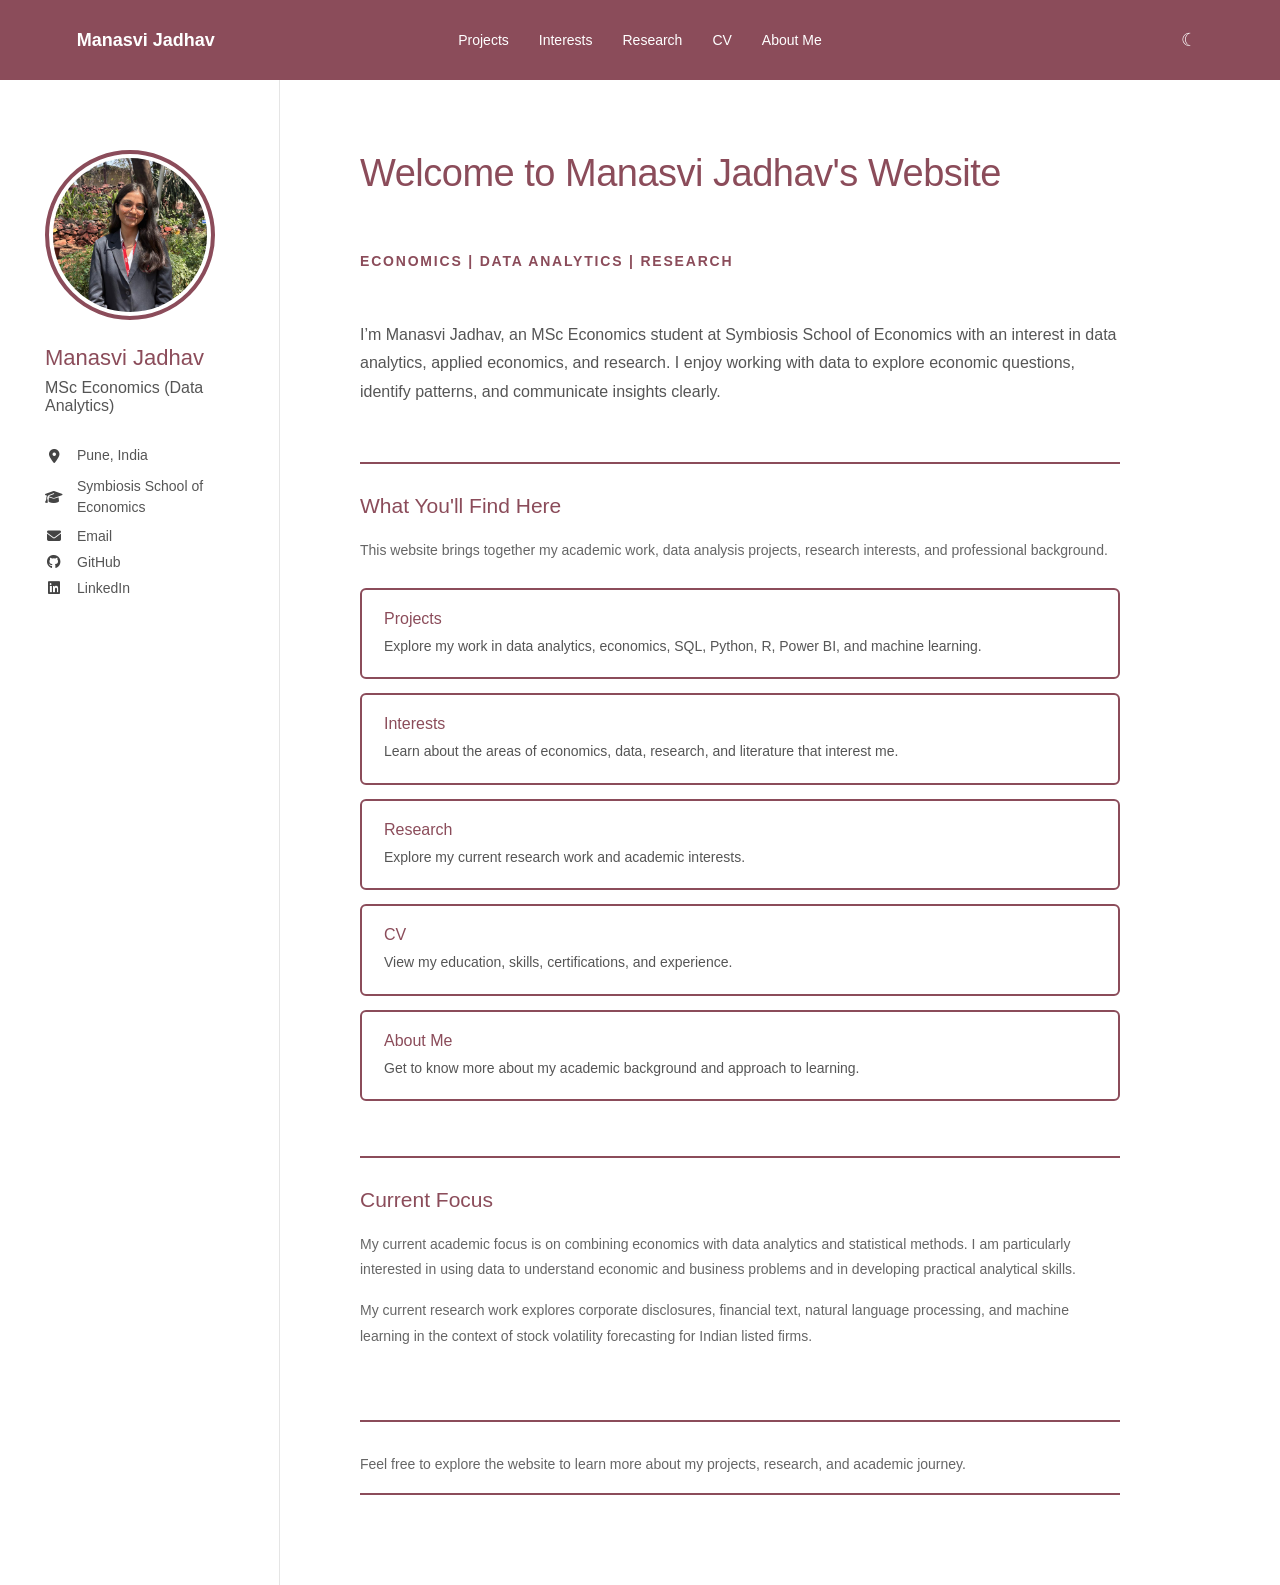
<file: index.html>
<!DOCTYPE html>
<html lang="en">

<head>
    <meta charset="UTF-8">
    <meta name="viewport" content="width=device-width, initial-scale=1.0">
    <title>Manasvi Jadhav | Economics & Data Analytics</title>

    <link rel="stylesheet" href="style.css">

    <link rel="stylesheet"
          href="https://cdnjs.cloudflare.com/ajax/libs/font-awesome/6.5.2/css/all.min.css">
<link rel="icon" type="image/svg+xml" href="images/favicon.svg">
</head>

<body>

<nav>
    <div class="logo">
        <a href="index.html">Manasvi Jadhav</a>
    </div>

    <ul>
        <li><a href="projects.html">Projects</a></li>
        <li><a href="interests.html">Interests</a></li>
        <li><a href="research.html">Research</a></li>
        <li><a href="cv.html">CV</a></li>
        <li><a href="about.html">About Me</a></li>
    </ul>

    <button id="dark-mode-toggle" class="dark-mode-toggle" aria-label="Toggle dark mode">
        ☾
    </button>
</nav>


    <div class="page-layout">

        <aside class="sidebar">

            <div class="profile-photo">
                <img src="images/profile.jpg" alt="Manasvi Jadhav">
            </div>

            <h1>Manasvi Jadhav</h1>

<p class="profile-title">
    MSc Economics (Data Analytics)
</p>

<div class="profile-details">

    <p>
        <span class="profile-icon">
            <i class="fa-solid fa-location-dot"></i>
        </span>
        Pune, India
    </p>

    <p>
        <span class="profile-icon">
            <i class="fa-solid fa-graduation-cap"></i>
        </span>
        Symbiosis School of Economics
    </p>

    <a href="mailto:manasvijadhav06@gmail.com">
        <span class="profile-icon">
            <i class="fa-solid fa-envelope"></i>
        </span>
        Email
    </a>

    <a href="https://github.com/manasvi-sunil-jadhav"
       target="_blank"
       rel="noopener noreferrer">
        <span class="profile-icon">
            <i class="fa-brands fa-github"></i>
        </span>
        GitHub
    </a>

    <a href="https://www.linkedin.com/in/manasvi-jadhav-016164287/"
       target="_blank"
       rel="noopener noreferrer">
        <span class="profile-icon">
            <i class="fa-brands fa-linkedin"></i>
        </span>
        LinkedIn
    </a>

</div>

        </aside>


        <main class="main-content">

<h2 class="welcome-title">
    Welcome to Manasvi Jadhav's Website
</h2>

<p class="tagline">
    ECONOMICS | DATA ANALYTICS | RESEARCH
</p>

<p class="home-description">
    I’m Manasvi Jadhav, an MSc Economics student at 
    Symbiosis School of Economics with an interest in data 
    analytics, applied economics, and research. I enjoy 
    working with data to explore economic questions, 
    identify patterns, and communicate insights clearly.
</p>


            <section class="home-section">

                <h3>What You'll Find Here</h3>

                <p>
                    This website brings together my academic work,
                    data analysis projects, research interests, and
                    professional background.
                </p>

                <div class="home-links">

                    <a href="projects.html">
                        <strong>Projects</strong>
                        <span>
                            Explore my work in data analytics,
                            economics, SQL, Python, R, Power BI,
                            and machine learning.
                        </span>
                    </a>

                    <a href="interests.html">
                        <strong>Interests</strong>
                        <span>
                            Learn about the areas of economics,
                            data, research, and literature that
                            interest me.
                        </span>
                    </a>

                    <a href="research.html">
                        <strong>Research</strong>
                        <span>
                            Explore my current research work and
                            academic interests.
                        </span>
                    </a>

                    <a href="cv.html">
                        <strong>CV</strong>
                        <span>
                            View my education, skills,
                            certifications, and experience.
                        </span>
                    </a>

                    <a href="about.html">
                        <strong>About Me</strong>
                        <span>
                            Get to know more about my academic
                            background and approach to learning.
                        </span>
                    </a>

                </div>

            </section>


            <section class="home-section">

                <h3>Current Focus</h3>

                <p>
                    My current academic focus is on combining economics
                    with data analytics and statistical methods. I am
                    particularly interested in using data to understand
                    economic and business problems and in developing
                    practical analytical skills.
                </p>

                <p>
                    My current research work explores corporate
                    disclosures, financial text, natural language
                    processing, and machine learning in the context of
                    stock volatility forecasting for Indian listed firms.
                </p>

            </section>


            <section class="home-section home-closing">

                <p>
                    Feel free to explore the website to learn more about
                    my projects, research, and academic journey.
                </p>

            </section>

        </main>

</div>

<script src="./dark-mode.js"></script>

</body>
</html>
</file>
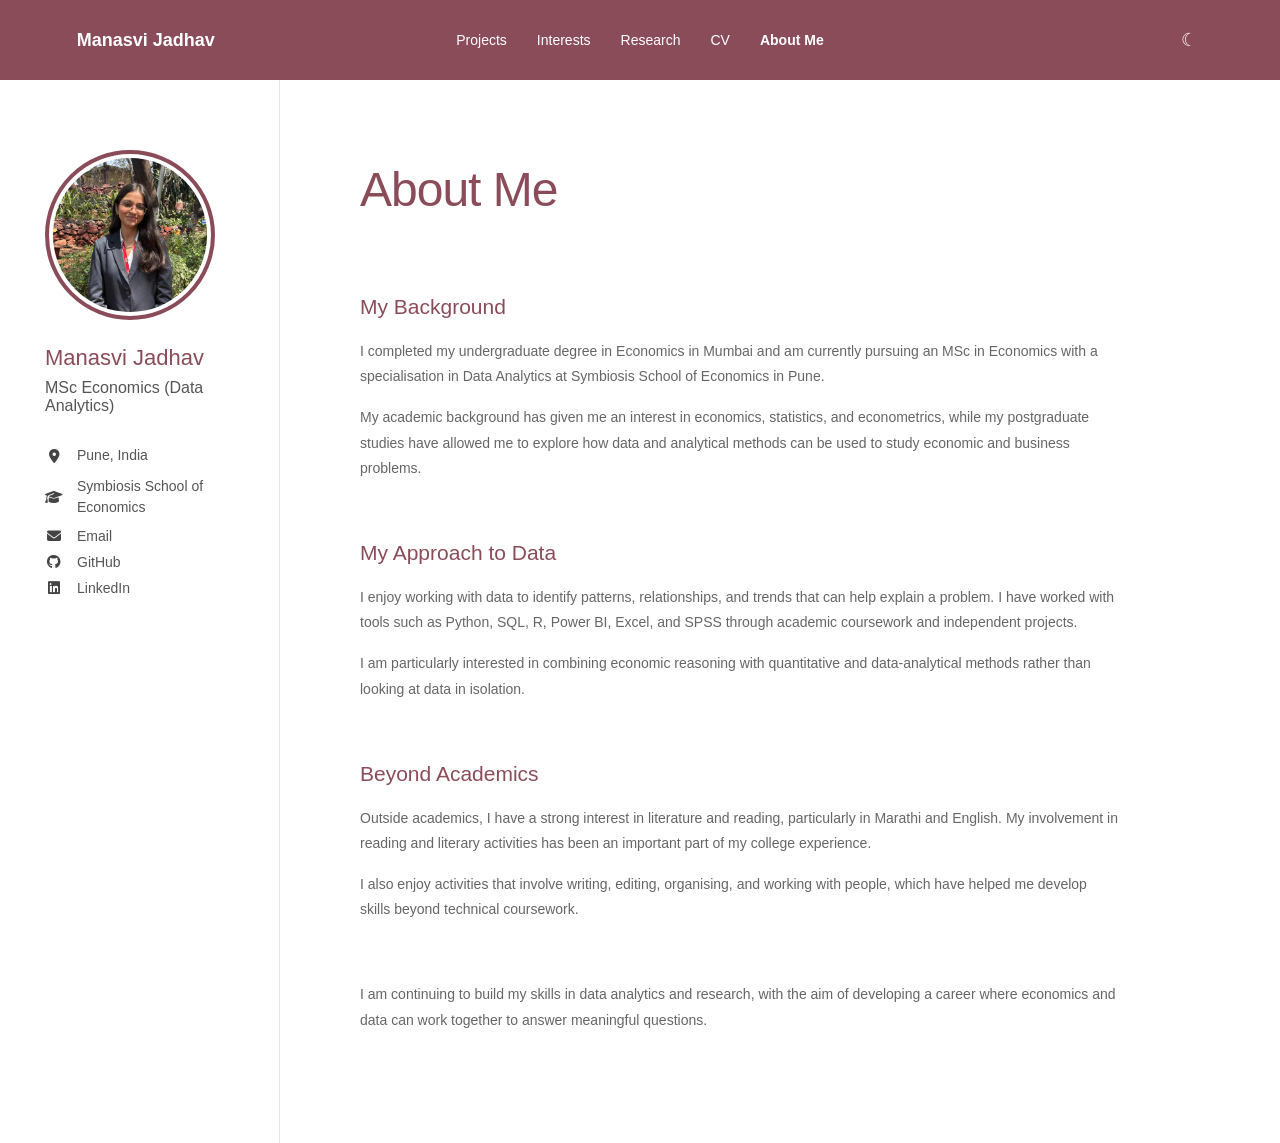
<file: about.html>
<!DOCTYPE html>
<html lang="en">

<head>
    <meta charset="UTF-8">
    <meta name="viewport" content="width=device-width, initial-scale=1.0">

    <title>About Me | Manasvi Jadhav</title>

    <link rel="stylesheet" href="style.css">
<link rel="stylesheet"
      href="https://cdnjs.cloudflare.com/ajax/libs/font-awesome/6.5.2/css/all.min.css">
<link rel="icon" type="image/svg+xml" href="images/favicon.svg">
</head>

<body>

 <nav>

    <div class="logo">
        <a href="index.html">Manasvi Jadhav</a>
    </div>

    <ul>
        <li>
            <a href="projects.html">Projects</a>
        </li>

        <li>
            <a href="interests.html">Interests</a>
        </li>

        <li>
            <a href="research.html">Research</a>
        </li>

        <li>
            <a href="cv.html">CV</a>
        </li>

        <li>
            <a href="about.html" class="active">About Me</a>
        </li>
    </ul>

    <button id="dark-mode-toggle" class="dark-mode-toggle" aria-label="Toggle dark mode">
        ☾
    </button>

</nav>


    <div class="page-layout">

<!-- SIDEBAR -->

<aside class="sidebar">

    <div class="profile-photo">
        <img src="images/profile.jpg" alt="Manasvi Jadhav">
    </div>

    <h1>Manasvi Jadhav</h1>

    <p class="profile-title">
        MSc Economics (Data Analytics)
    </p>

    <div class="profile-details">

        <p>
            <span class="profile-icon">
                <i class="fa-solid fa-location-dot"></i>
            </span>
            Pune, India
        </p>

        <p>
            <span class="profile-icon">
                <i class="fa-solid fa-graduation-cap"></i>
            </span>
            Symbiosis School of Economics
        </p>

        <a href="mailto:manasvijadhav06@gmail.com">
            <span class="profile-icon">
                <i class="fa-solid fa-envelope"></i>
            </span>
            Email
        </a>

        <a href="https://github.com/manasvi-sunil-jadhav"
           target="_blank"
           rel="noopener noreferrer">
            <span class="profile-icon">
                <i class="fa-brands fa-github"></i>
            </span>
            GitHub
        </a>

        <a href="https://www.linkedin.com/in/manasvi-jadhav-016164287/"
           target="_blank"
           rel="noopener noreferrer">
            <span class="profile-icon">
                <i class="fa-brands fa-linkedin"></i>
            </span>
            LinkedIn
        </a>

    </div>

</aside>
        <main class="main-content about-content">

<h2>
    About Me
</h2>


            <section class="about-section">

                <h3>My Background</h3>

                <p>
                    I completed my undergraduate degree in Economics in
                    Mumbai and am currently pursuing an MSc in Economics
                    with a specialisation in Data Analytics at Symbiosis
                    School of Economics in Pune.
                </p>

                <p>
                    My academic background has given me an interest in
                    economics, statistics, and econometrics, while my
                    postgraduate studies have allowed me to explore how
                    data and analytical methods can be used to study
                    economic and business problems.
                </p>

            </section>


            <section class="about-section">

                <h3>My Approach to Data</h3>

                <p>
                    I enjoy working with data to identify patterns,
                    relationships, and trends that can help explain a
                    problem. I have worked with tools such as Python,
                    SQL, R, Power BI, Excel, and SPSS through academic
                    coursework and independent projects.
                </p>

                <p>
                    I am particularly interested in combining economic
                    reasoning with quantitative and data-analytical
                    methods rather than looking at data in isolation.
                </p>

            </section>


            <section class="about-section">

                <h3>Beyond Academics</h3>

                <p>
                    Outside academics, I have a strong interest in
                    literature and reading, particularly in Marathi and
                    English. My involvement in reading and literary
                    activities has been an important part of my college
                    experience.
                </p>

                <p>
                    I also enjoy activities that involve writing,
                    editing, organising, and working with people, which
                    have helped me develop skills beyond technical
                    coursework.
                </p>

            </section>


            <section class="about-section about-closing">

                <p>
                    I am continuing to build my skills in data analytics
                    and research, with the aim of developing a career
                    where economics and data can work together to answer
                    meaningful questions.
                </p>

            </section>

        </main>

    </div>
<script src="./dark-mode.js"></script>
</body>

</html>
</file>
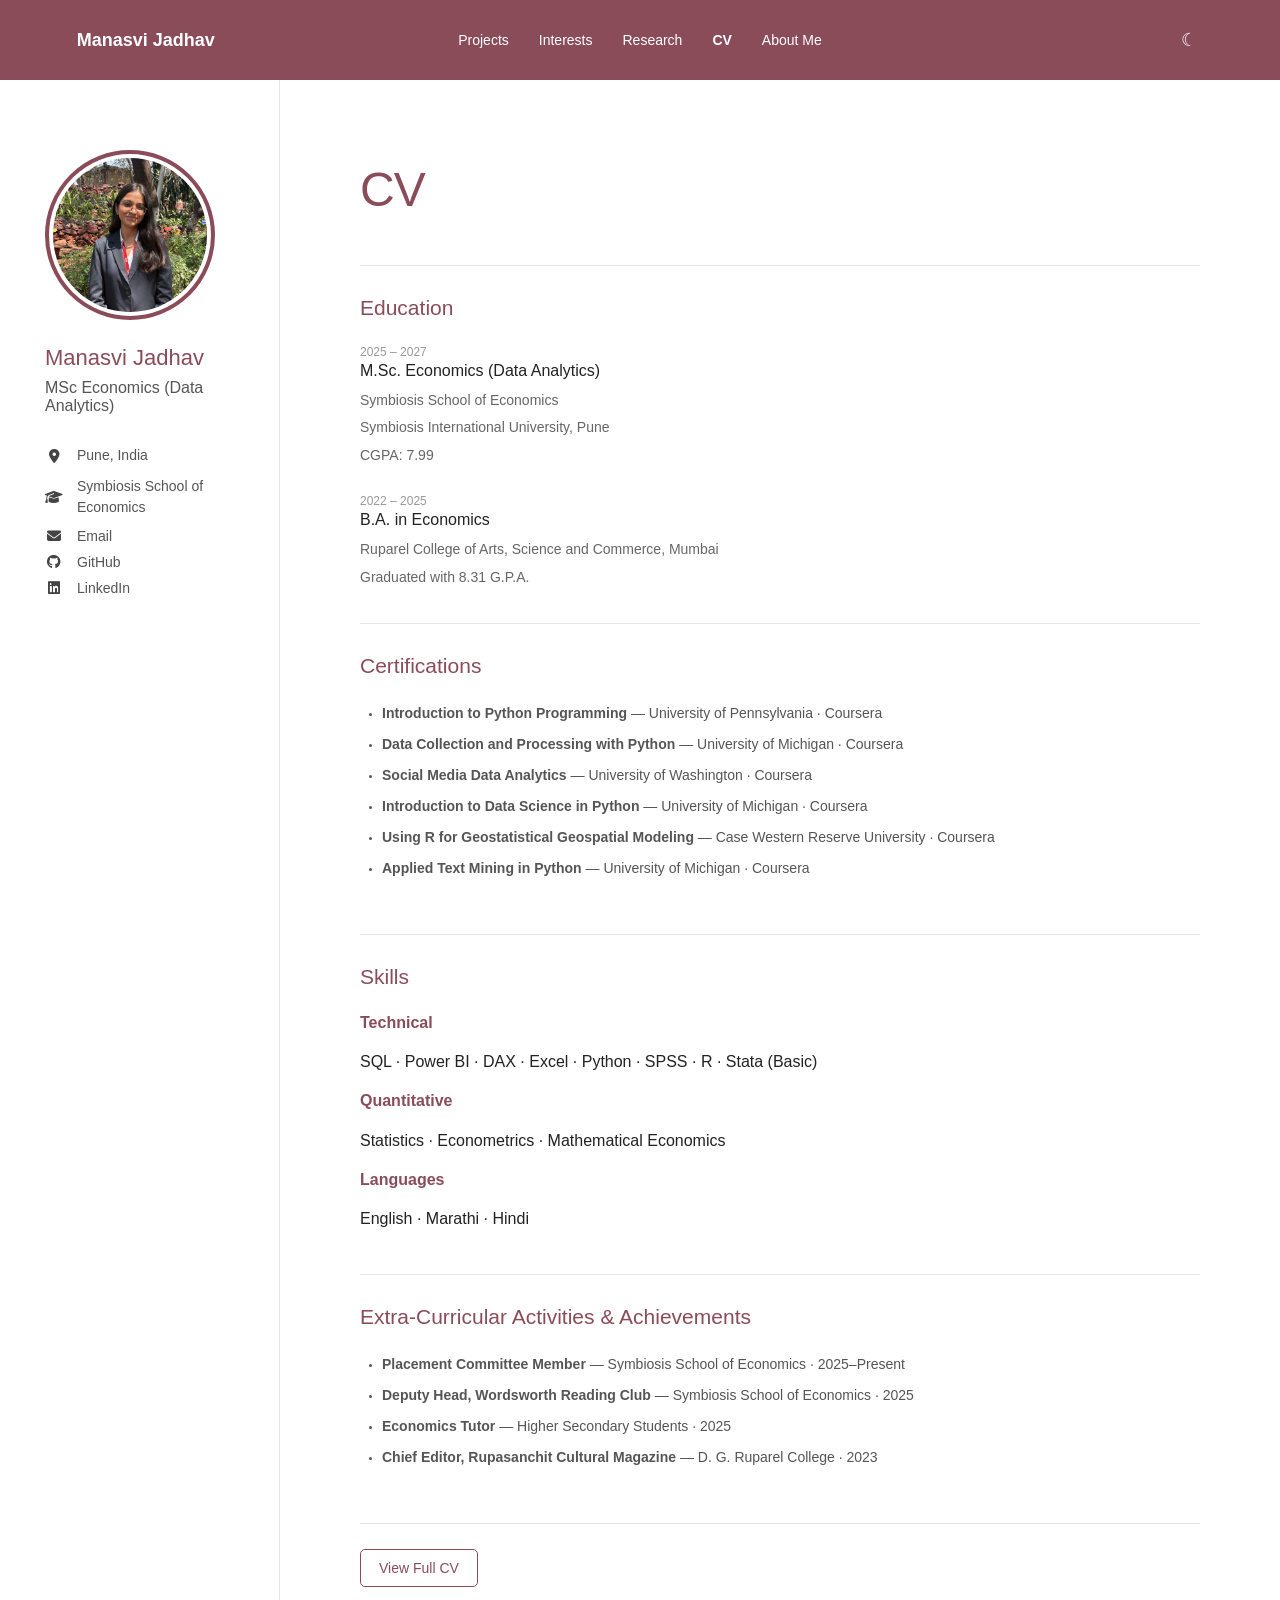
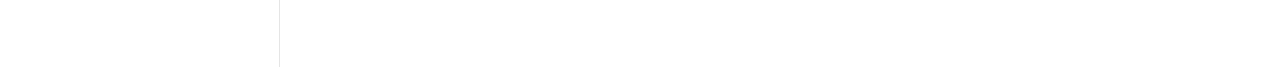
<file: cv.html>
<!DOCTYPE html>
<html lang="en">

<head>
    <meta charset="UTF-8">
    <meta name="viewport" content="width=device-width, initial-scale=1.0">

    <title>CV | Manasvi Jadhav</title>

    <link rel="stylesheet" href="style.css">
<link rel="stylesheet"
      href="https://cdnjs.cloudflare.com/ajax/libs/font-awesome/6.5.2/css/all.min.css">
<link rel="icon" type="image/svg+xml" href="images/favicon.svg">
</head>

<body>

    <!-- TOP NAVIGATION -->

<nav>

    <div class="logo">
        <a href="index.html">Manasvi Jadhav</a>
    </div>

    <ul>
        <li>
            <a href="projects.html">Projects</a>
        </li>

        <li>
            <a href="interests.html">Interests</a>
        </li>

        <li>
            <a href="research.html">Research</a>
        </li>

        <li>
            <a href="cv.html" class="active">CV</a>
        </li>

        <li>
            <a href="about.html">About Me</a>
        </li>
    </ul>

    <button id="dark-mode-toggle" class="dark-mode-toggle" aria-label="Toggle dark mode">
        ☾
    </button>

</nav>

    <!-- PAGE LAYOUT -->

    <div class="page-layout">


        <!-- LEFT PROFILE -->

 <!-- SIDEBAR -->

<aside class="sidebar">

    <div class="profile-photo">
        <img src="images/profile.jpg" alt="Manasvi Jadhav">
    </div>

    <h1>Manasvi Jadhav</h1>

    <p class="profile-title">
        MSc Economics (Data Analytics)
    </p>

    <div class="profile-details">

        <p>
            <span class="profile-icon">
                <i class="fa-solid fa-location-dot"></i>
            </span>
            Pune, India
        </p>

        <p>
            <span class="profile-icon">
                <i class="fa-solid fa-graduation-cap"></i>
            </span>
            Symbiosis School of Economics
        </p>

        <a href="mailto:manasvijadhav06@gmail.com">
            <span class="profile-icon">
                <i class="fa-solid fa-envelope"></i>
            </span>
            Email
        </a>

        <a href="https://github.com/manasvi-sunil-jadhav"
           target="_blank"
           rel="noopener noreferrer">
            <span class="profile-icon">
                <i class="fa-brands fa-github"></i>
            </span>
            GitHub
        </a>

        <a href="https://www.linkedin.com/in/manasvi-jadhav-016164287/"
           target="_blank"
           rel="noopener noreferrer">
            <span class="profile-icon">
                <i class="fa-brands fa-linkedin"></i>
            </span>
            LinkedIn
        </a>

    </div>

</aside>


        <!-- CV CONTENT -->

        <main class="main-content cv-content">

<h2>
    CV
</h2>



            <!-- EDUCATION -->

            <section class="cv-section">

                <h3>
                    Education
                </h3>


                <div class="cv-entry">

                    <div class="cv-date">
                        2025 – 2027
                    </div>

                    <div class="cv-info">

                        <h4>
                            M.Sc. Economics (Data Analytics)
                        </h4>

                        <p class="cv-institution">
                            Symbiosis School of Economics
                        </p>

                        <p>
                            Symbiosis International University, Pune
                        </p>

                        <p>
                            CGPA: 7.99
                        </p>

                    </div>

                </div>


                <div class="cv-entry">

                    <div class="cv-date">
                        2022 – 2025
                    </div>

                    <div class="cv-info">

                        <h4>
                            B.A. in Economics
                        </h4>

                        <p class="cv-institution">
                            Ruparel College of Arts, Science and Commerce,
                            Mumbai
                        </p>

                        <p>
                            Graduated with 8.31 G.P.A.
                        </p>

                    </div>

                </div>

            </section>


            <!-- CERTIFICATIONS -->

<section class="cv-section">

    <h3>Certifications</h3>

    <ul class="cv-list">
    <li>
        <strong>Introduction to Python Programming</strong>
        — University of Pennsylvania · Coursera
    </li>

    <li>
        <strong>Data Collection and Processing with Python</strong>
        — University of Michigan · Coursera
    </li>

    <li>
        <strong>Social Media Data Analytics</strong>
        — University of Washington · Coursera
    </li>

    <li>
        <strong>Introduction to Data Science in Python</strong>
        — University of Michigan · Coursera
    </li>

    <li>
        <strong>Using R for Geostatistical Geospatial Modeling</strong>
        — Case Western Reserve University · Coursera
    </li>

    <li>
        <strong>Applied Text Mining in Python</strong>
        — University of Michigan · Coursera
    </li>
</ul>


</section>


            <!-- SKILLS -->

            <section class="cv-section">

                <h3>
                    Skills
                </h3>

                <div class="skill-group">

                    <h4>
                        Technical
                    </h4>

                    <p>
                        SQL · Power BI · DAX · Excel · Python ·
                        SPSS · R · Stata (Basic)
                    </p>

                </div>


                <div class="skill-group">

                    <h4>
                        Quantitative
                    </h4>

                    <p>
                        Statistics · Econometrics ·
                        Mathematical Economics
                    </p>

                </div>


                <div class="skill-group">

                    <h4>
                        Languages
                    </h4>

                    <p>
                        English · Marathi · Hindi
                    </p>

                </div>

            </section>


            <!-- ACTIVITIES -->

            <section class="cv-section">

                <h3>
                    Extra-Curricular Activities & Achievements
                </h3>

            <ul class="cv-list">

    <li>
        <strong>Placement Committee Member</strong>
        — Symbiosis School of Economics · 2025–Present
    </li>

    <li>
        <strong>Deputy Head, Wordsworth Reading Club</strong>
        — Symbiosis School of Economics · 2025
    </li>

    <li>
        <strong>Economics Tutor</strong>
        — Higher Secondary Students · 2025
    </li>

    <li>
        <strong>Chief Editor, Rupasanchit Cultural Magazine</strong>
        — D. G. Ruparel College · 2023
    </li>

</ul>

            </section>


            <!-- FULL CV -->

            <div class="cv-download">

<a href="files/Manasvi_Jadhav_CV.pdf"
   target="_blank"
   class="cv-link">
    View Full CV
</a>

            </div>

        </main>

    </div>
<script src="./dark-mode.js"></script>
</body>

</html>
</file>
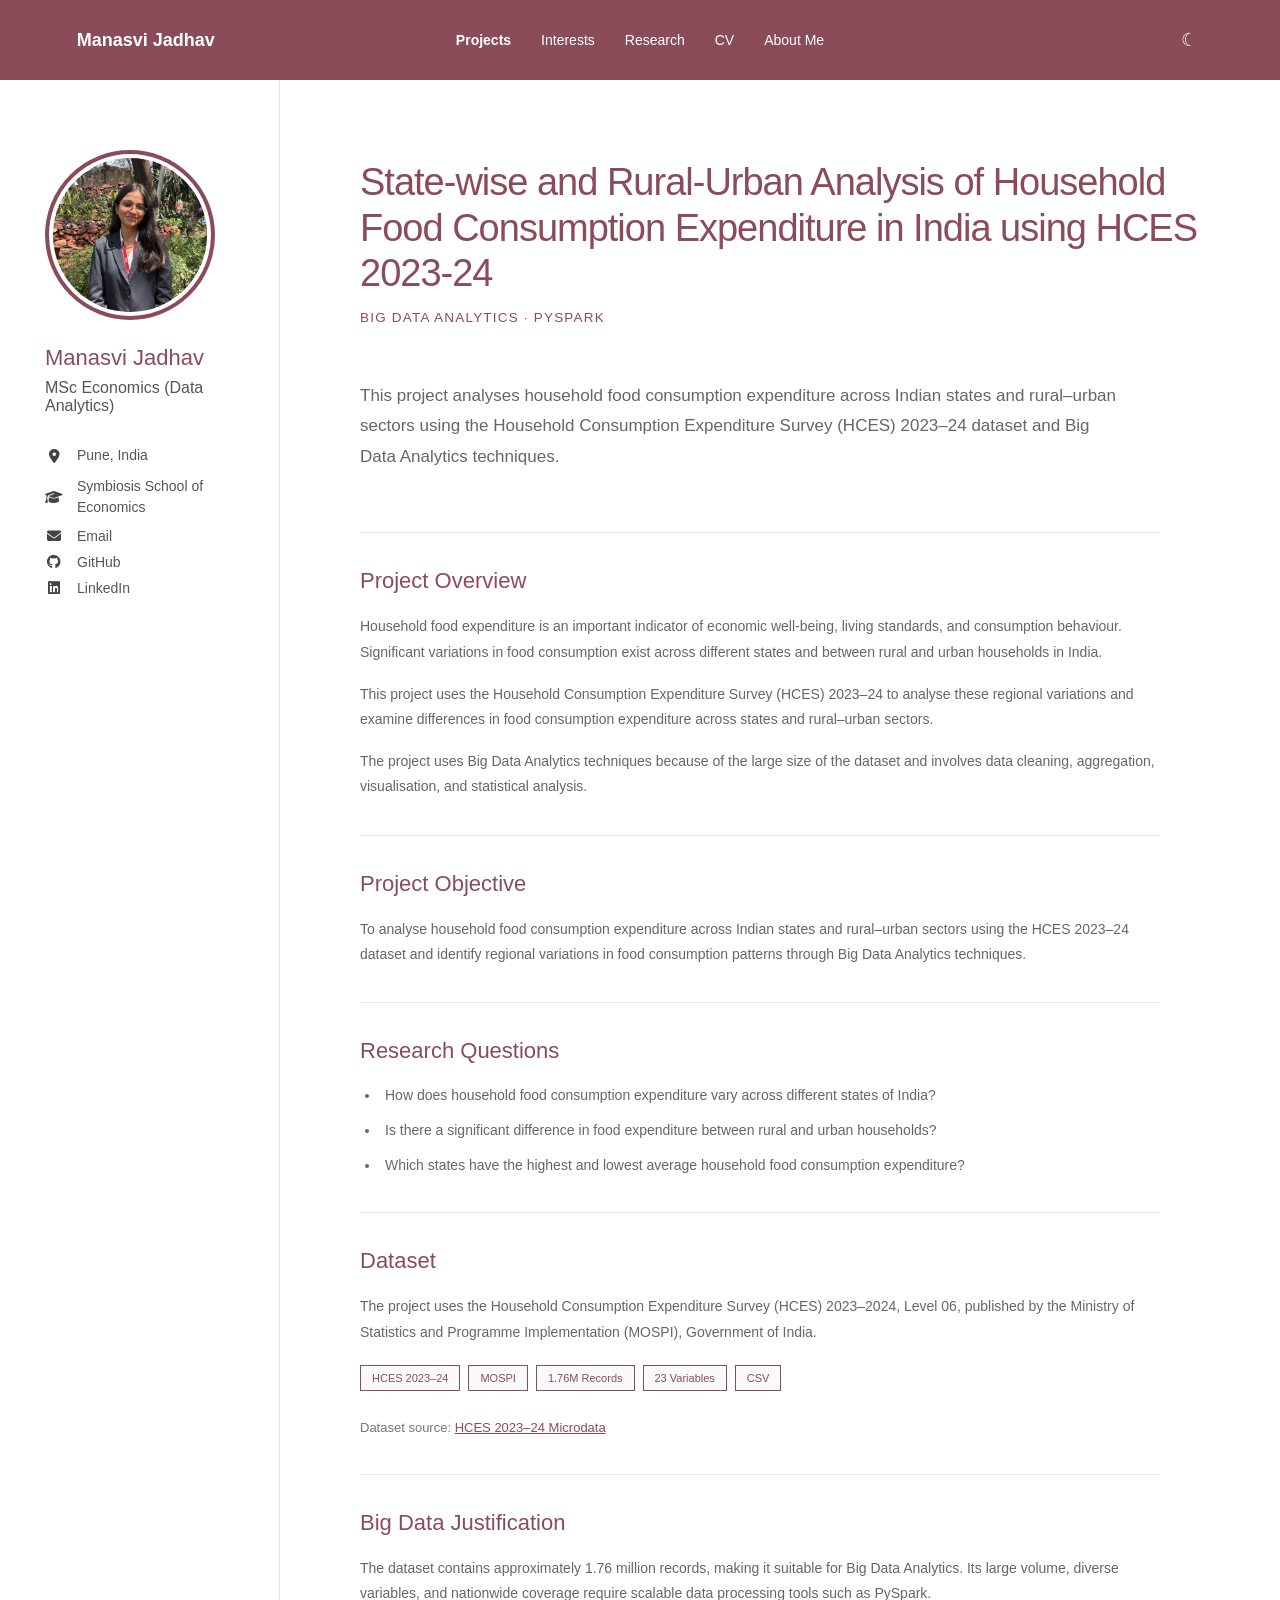
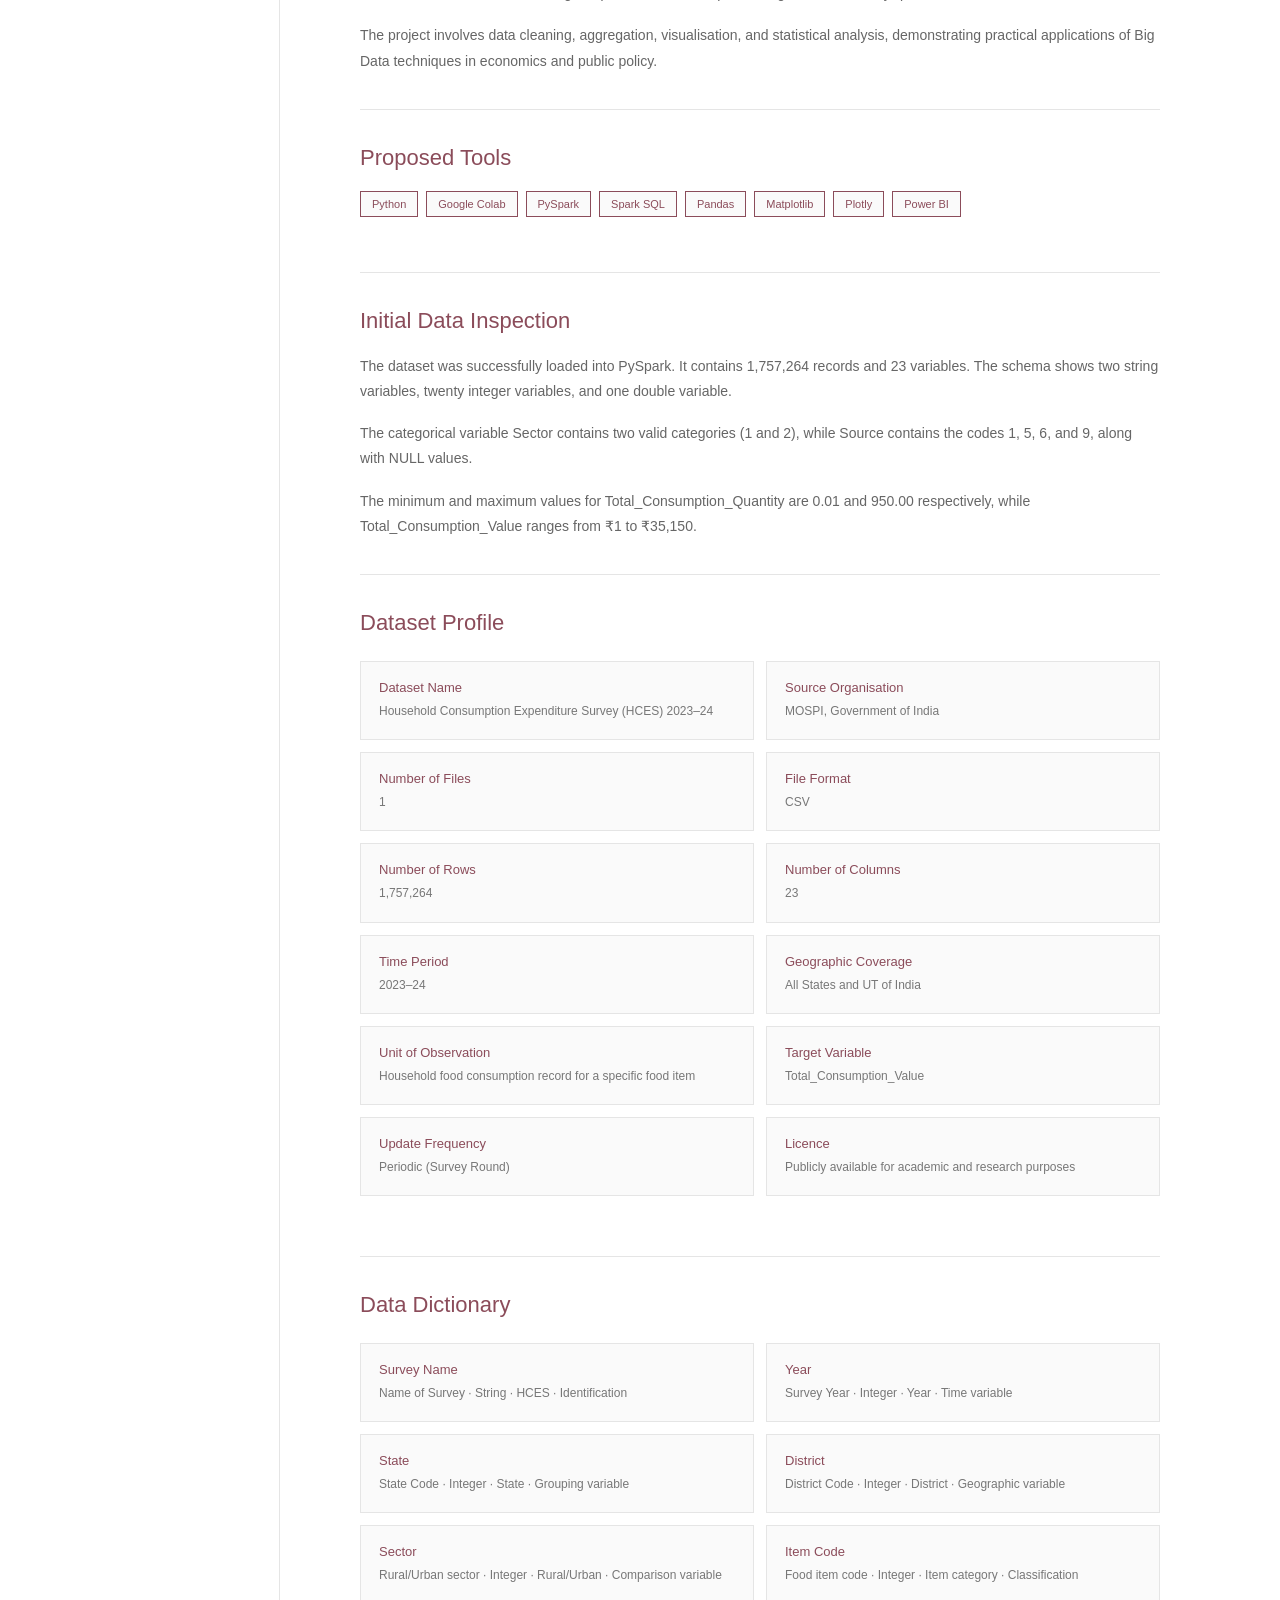
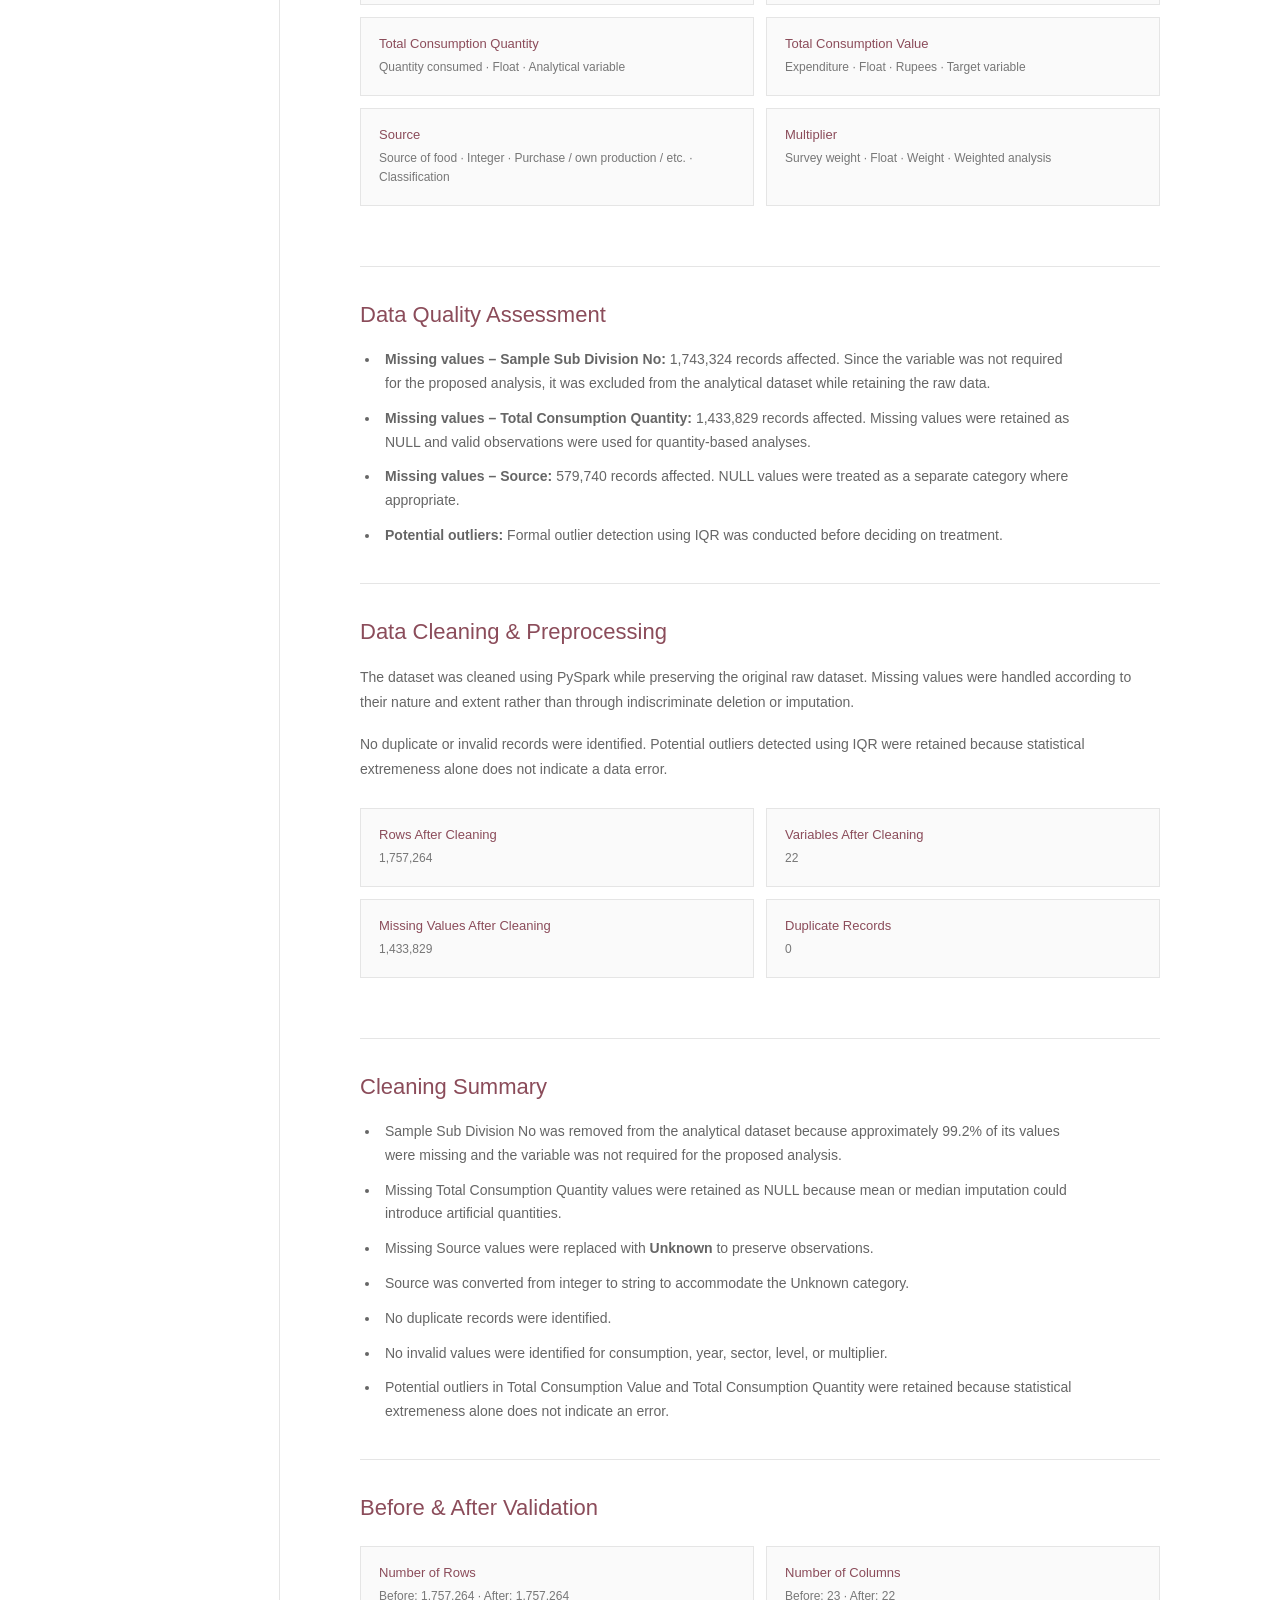
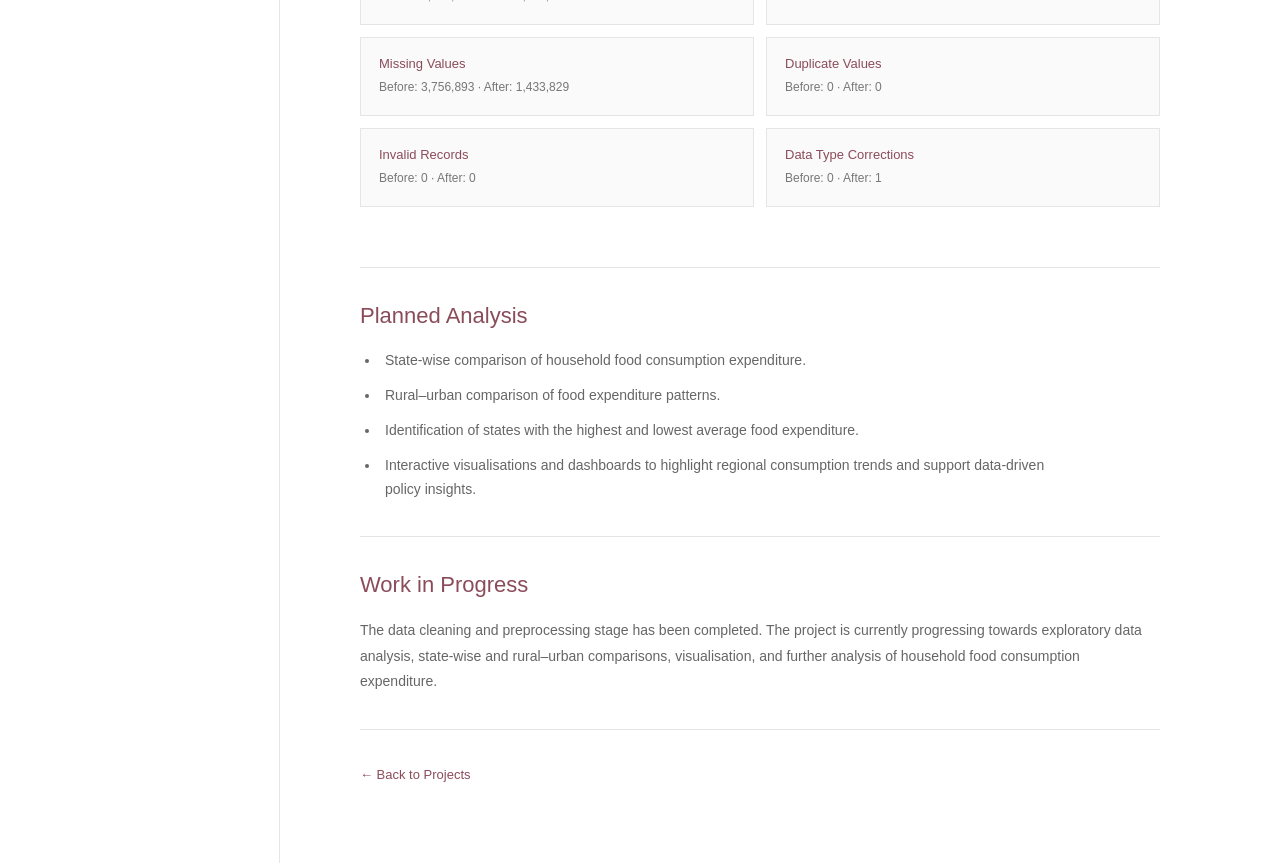
<file: hces.html>
<!DOCTYPE html>
<html lang="en">

<head>
    <meta charset="UTF-8">
    <meta name="viewport" content="width=device-width, initial-scale=1.0">

    <title>HCES 2023-24 | Manasvi Jadhav</title>

    <link rel="stylesheet" href="style.css">
<link rel="stylesheet"
      href="https://cdnjs.cloudflare.com/ajax/libs/font-awesome/6.5.2/css/all.min.css">
<link rel="icon" type="image/svg+xml" href="images/favicon.svg">
</head>

<body>

<nav>

    <div class="logo">
        <a href="index.html">Manasvi Jadhav</a>
    </div>

    <ul>
        <li>
            <a href="projects.html" class="active">Projects</a>
        </li>

        <li>
            <a href="interests.html">Interests</a>
        </li>

        <li>
            <a href="research.html">Research</a>
        </li>

        <li>
            <a href="cv.html">CV</a>
        </li>

        <li>
            <a href="about.html">About Me</a>
        </li>
    </ul>

    <button id="dark-mode-toggle" class="dark-mode-toggle" aria-label="Toggle dark mode">
        ☾
    </button>

</nav>

    <div class="page-layout">

 <!-- SIDEBAR -->

<aside class="sidebar">

    <div class="profile-photo">
        <img src="images/profile.jpg" alt="Manasvi Jadhav">
    </div>

    <h1>Manasvi Jadhav</h1>

    <p class="profile-title">
        MSc Economics (Data Analytics)
    </p>

    <div class="profile-details">

        <p>
            <span class="profile-icon">
                <i class="fa-solid fa-location-dot"></i>
            </span>
            Pune, India
        </p>

        <p>
            <span class="profile-icon">
                <i class="fa-solid fa-graduation-cap"></i>
            </span>
            Symbiosis School of Economics
        </p>

        <a href="mailto:manasvijadhav06@gmail.com">
            <span class="profile-icon">
                <i class="fa-solid fa-envelope"></i>
            </span>
            Email
        </a>

        <a href="https://github.com/manasvi-sunil-jadhav"
           target="_blank"
           rel="noopener noreferrer">
            <span class="profile-icon">
                <i class="fa-brands fa-github"></i>
            </span>
            GitHub
        </a>

        <a href="https://www.linkedin.com/in/manasvi-jadhav-016164287/"
           target="_blank"
           rel="noopener noreferrer">
            <span class="profile-icon">
                <i class="fa-brands fa-linkedin"></i>
            </span>
            LinkedIn
        </a>

    </div>

</aside>


        <main class="main-content project-detail-content">

<h2>
    State-wise and Rural-Urban Analysis of Household
    Food Consumption Expenditure in India using
    HCES 2023-24
</h2>

<p class="eyebrow">
    BIG DATA ANALYTICS · PYSPARK
</p>

            <p class="project-detail-intro">
                This project analyses household food consumption
                expenditure across Indian states and rural–urban
                sectors using the Household Consumption Expenditure
                Survey (HCES) 2023–24 dataset and Big Data Analytics
                techniques.
            </p>


            <!-- PROJECT OVERVIEW -->

            <section class="detail-section">

                <h3>Project Overview</h3>

                <p>
                    Household food expenditure is an important indicator
                    of economic well-being, living standards, and
                    consumption behaviour. Significant variations in food
                    consumption exist across different states and between
                    rural and urban households in India.
                </p>

                <p>
                    This project uses the Household Consumption
                    Expenditure Survey (HCES) 2023–24 to analyse these
                    regional variations and examine differences in food
                    consumption expenditure across states and rural–urban
                    sectors.
                </p>

                <p>
                    The project uses Big Data Analytics techniques because
                    of the large size of the dataset and involves data
                    cleaning, aggregation, visualisation, and statistical
                    analysis.
                </p>

            </section>


            <!-- PROJECT OBJECTIVE -->

            <section class="detail-section">

                <h3>Project Objective</h3>

                <p>
                    To analyse household food consumption expenditure
                    across Indian states and rural–urban sectors using
                    the HCES 2023–24 dataset and identify regional
                    variations in food consumption patterns through
                    Big Data Analytics techniques.
                </p>

            </section>


            <!-- RESEARCH QUESTIONS -->

            <section class="detail-section">

                <h3>Research Questions</h3>

                <ul class="detail-list">

                    <li>
                        How does household food consumption expenditure
                        vary across different states of India?
                    </li>

                    <li>
                        Is there a significant difference in food
                        expenditure between rural and urban households?
                    </li>

                    <li>
                        Which states have the highest and lowest average
                        household food consumption expenditure?
                    </li>

                </ul>

            </section>


            <!-- DATASET -->

            <section class="detail-section">

                <h3>Dataset</h3>

                <p>
                    The project uses the Household Consumption
                    Expenditure Survey (HCES) 2023–2024, Level 06,
                    published by the Ministry of Statistics and
                    Programme Implementation (MOSPI), Government of India.
                </p>

                <div class="detail-tags">

                    <span>HCES 2023–24</span>
                    <span>MOSPI</span>
                    <span>1.76M Records</span>
                    <span>23 Variables</span>
                    <span>CSV</span>

                </div>

                <p class="detail-note">
                    Dataset source:
                    <a href="https://microdata.gov.in/nada/index.php/catalog/237/get-microdata"
                       target="_blank">
                        HCES 2023–24 Microdata
                    </a>
                </p>

            </section>


            <!-- BIG DATA JUSTIFICATION -->

            <section class="detail-section">

                <h3>Big Data Justification</h3>

                <p>
                    The dataset contains approximately 1.76 million
                    records, making it suitable for Big Data Analytics.
                    Its large volume, diverse variables, and nationwide
                    coverage require scalable data processing tools such
                    as PySpark.
                </p>

                <p>
                    The project involves data cleaning, aggregation,
                    visualisation, and statistical analysis, demonstrating
                    practical applications of Big Data techniques in
                    economics and public policy.
                </p>

            </section>


            <!-- TOOLS -->

            <section class="detail-section">

                <h3>Proposed Tools</h3>

                <div class="detail-tags">

                    <span>Python</span>
                    <span>Google Colab</span>
                    <span>PySpark</span>
                    <span>Spark SQL</span>
                    <span>Pandas</span>
                    <span>Matplotlib</span>
                    <span>Plotly</span>
                    <span>Power BI</span>

                </div>

            </section>


            <!-- INITIAL DATA INSPECTION -->

            <section class="detail-section">

                <h3>Initial Data Inspection</h3>

                <p>
                    The dataset was successfully loaded into PySpark.
                    It contains 1,757,264 records and 23 variables.
                    The schema shows two string variables, twenty integer
                    variables, and one double variable.
                </p>

                <p>
                    The categorical variable Sector contains two valid
                    categories (1 and 2), while Source contains the codes
                    1, 5, 6, and 9, along with NULL values.
                </p>

                <p>
                    The minimum and maximum values for
                    Total_Consumption_Quantity are 0.01 and 950.00
                    respectively, while Total_Consumption_Value ranges
                    from ₹1 to ₹35,150.
                </p>

            </section>


            <!-- DATASET PROFILE -->

            <section class="detail-section">

                <h3>Dataset Profile</h3>

                <div class="feature-grid">

                    <div class="feature-item">
                        <strong>Dataset Name</strong>
                        <span>Household Consumption Expenditure Survey (HCES) 2023–24</span>
                    </div>

                    <div class="feature-item">
                        <strong>Source Organisation</strong>
                        <span>MOSPI, Government of India</span>
                    </div>

                    <div class="feature-item">
                        <strong>Number of Files</strong>
                        <span>1</span>
                    </div>

                    <div class="feature-item">
                        <strong>File Format</strong>
                        <span>CSV</span>
                    </div>

                    <div class="feature-item">
                        <strong>Number of Rows</strong>
                        <span>1,757,264</span>
                    </div>

                    <div class="feature-item">
                        <strong>Number of Columns</strong>
                        <span>23</span>
                    </div>

                    <div class="feature-item">
                        <strong>Time Period</strong>
                        <span>2023–24</span>
                    </div>

                    <div class="feature-item">
                        <strong>Geographic Coverage</strong>
                        <span>All States and UT of India</span>
                    </div>

                    <div class="feature-item">
                        <strong>Unit of Observation</strong>
                        <span>Household food consumption record for a specific food item</span>
                    </div>

                    <div class="feature-item">
                        <strong>Target Variable</strong>
                        <span>Total_Consumption_Value</span>
                    </div>

                    <div class="feature-item">
                        <strong>Update Frequency</strong>
                        <span>Periodic (Survey Round)</span>
                    </div>

                    <div class="feature-item">
                        <strong>Licence</strong>
                        <span>Publicly available for academic and research purposes</span>
                    </div>

                </div>

            </section>

<!-- DATA DICTIONARY -->

<section class="detail-section">

    <h3>Data Dictionary</h3>

    <div class="feature-grid">

        <div class="feature-item">
            <strong>Survey Name</strong>
            <span>Name of Survey · String · HCES · Identification</span>
        </div>

        <div class="feature-item">
            <strong>Year</strong>
            <span>Survey Year · Integer · Year · Time variable</span>
        </div>

        <div class="feature-item">
            <strong>State</strong>
            <span>State Code · Integer · State · Grouping variable</span>
        </div>

        <div class="feature-item">
            <strong>District</strong>
            <span>District Code · Integer · District · Geographic variable</span>
        </div>

        <div class="feature-item">
            <strong>Sector</strong>
            <span>Rural/Urban sector · Integer · Rural/Urban · Comparison variable</span>
        </div>

        <div class="feature-item">
            <strong>Item Code</strong>
            <span>Food item code · Integer · Item category · Classification</span>
        </div>

        <div class="feature-item">
            <strong>Total Consumption Quantity</strong>
            <span>Quantity consumed · Float · Analytical variable</span>
        </div>

        <div class="feature-item">
            <strong>Total Consumption Value</strong>
            <span>Expenditure · Float · Rupees · Target variable</span>
        </div>

        <div class="feature-item">
            <strong>Source</strong>
            <span>Source of food · Integer · Purchase / own production / etc. · Classification</span>
        </div>

        <div class="feature-item">
            <strong>Multiplier</strong>
            <span>Survey weight · Float · Weight · Weighted analysis</span>
        </div>

    </div>

</section>
            <!-- DATA QUALITY -->

            <section class="detail-section">

                <h3>Data Quality Assessment</h3>

                <ul class="detail-list">

                    <li>
                        <strong>Missing values – Sample Sub Division No:</strong>
                        1,743,324 records affected. Since the variable
                        was not required for the proposed analysis, it
                        was excluded from the analytical dataset while
                        retaining the raw data.
                    </li>

                    <li>
                        <strong>Missing values – Total Consumption Quantity:</strong>
                        1,433,829 records affected. Missing values were
                        retained as NULL and valid observations were used
                        for quantity-based analyses.
                    </li>

                    <li>
                        <strong>Missing values – Source:</strong>
                        579,740 records affected. NULL values were treated
                        as a separate category where appropriate.
                    </li>

                    <li>
                        <strong>Potential outliers:</strong>
                        Formal outlier detection using IQR was conducted
                        before deciding on treatment.
                    </li>

                </ul>

            </section>


            <!-- CLEANING -->

            <section class="detail-section">

                <h3>Data Cleaning &amp; Preprocessing</h3>

                <p>
                    The dataset was cleaned using PySpark while preserving
                    the original raw dataset. Missing values were handled
                    according to their nature and extent rather than
                    through indiscriminate deletion or imputation.
                </p>

                <p>
                    No duplicate or invalid records were identified.
                    Potential outliers detected using IQR were retained
                    because statistical extremeness alone does not
                    indicate a data error.
                </p>

                <div class="feature-grid">

                    <div class="feature-item">
                        <strong>Rows After Cleaning</strong>
                        <span>1,757,264</span>
                    </div>

                    <div class="feature-item">
                        <strong>Variables After Cleaning</strong>
                        <span>22</span>
                    </div>

                    <div class="feature-item">
                        <strong>Missing Values After Cleaning</strong>
                        <span>1,433,829</span>
                    </div>

                    <div class="feature-item">
                        <strong>Duplicate Records</strong>
                        <span>0</span>
                    </div>

                </div>

            </section>


            <!-- CLEANING SUMMARY -->

            <section class="detail-section">

                <h3>Cleaning Summary</h3>

                <ul class="detail-list">

                    <li>
                        Sample Sub Division No was removed from the
                        analytical dataset because approximately 99.2%
                        of its values were missing and the variable was
                        not required for the proposed analysis.
                    </li>

                    <li>
                        Missing Total Consumption Quantity values were
                        retained as NULL because mean or median
                        imputation could introduce artificial quantities.
                    </li>

                    <li>
                        Missing Source values were replaced with
                        <strong>Unknown</strong> to preserve observations.
                    </li>

                    <li>
                        Source was converted from integer to string to
                        accommodate the Unknown category.
                    </li>

                    <li>
                        No duplicate records were identified.
                    </li>

                    <li>
                        No invalid values were identified for consumption,
                        year, sector, level, or multiplier.
                    </li>

                    <li>
                        Potential outliers in Total Consumption Value
                        and Total Consumption Quantity were retained
                        because statistical extremeness alone does not
                        indicate an error.
                    </li>

                </ul>

            </section>


            <!-- BEFORE AFTER -->

            <section class="detail-section">

                <h3>Before &amp; After Validation</h3>

                <div class="feature-grid">

                    <div class="feature-item">
                        <strong>Number of Rows</strong>
                        <span>Before: 1,757,264 · After: 1,757,264</span>
                    </div>

                    <div class="feature-item">
                        <strong>Number of Columns</strong>
                        <span>Before: 23 · After: 22</span>
                    </div>

                    <div class="feature-item">
                        <strong>Missing Values</strong>
                        <span>Before: 3,756,893 · After: 1,433,829</span>
                    </div>

                    <div class="feature-item">
                        <strong>Duplicate Values</strong>
                        <span>Before: 0 · After: 0</span>
                    </div>

                    <div class="feature-item">
                        <strong>Invalid Records</strong>
                        <span>Before: 0 · After: 0</span>
                    </div>

                    <div class="feature-item">
                        <strong>Data Type Corrections</strong>
                        <span>Before: 0 · After: 1</span>
                    </div>

                </div>

            </section>


<!-- PLANNED ANALYSIS -->

<section class="detail-section">

    <h3>Planned Analysis</h3>

    <ul class="detail-list">

        <li>
            State-wise comparison of household food
            consumption expenditure.
        </li>

        <li>
            Rural–urban comparison of food expenditure
            patterns.
        </li>

        <li>
            Identification of states with the highest and
            lowest average food expenditure.
        </li>

        <li>
            Interactive visualisations and dashboards to
            highlight regional consumption trends and
            support data-driven policy insights.
        </li>

    </ul>

</section>


<!-- WORK IN PROGRESS -->

<section class="detail-section">

    <h3>Work in Progress</h3>

    <p>
        The data cleaning and preprocessing stage has been completed.
        The project is currently progressing towards exploratory data
        analysis, state-wise and rural–urban comparisons, visualisation,
        and further analysis of household food consumption expenditure.
    </p>

</section>


            <!-- BACK -->

            <div class="back-to-projects">

                <a href="projects.html">
                    ← Back to Projects
                </a>

            </div>

        </main>

    </div>
<script src="./dark-mode.js"></script>
</body>

</html>
</file>
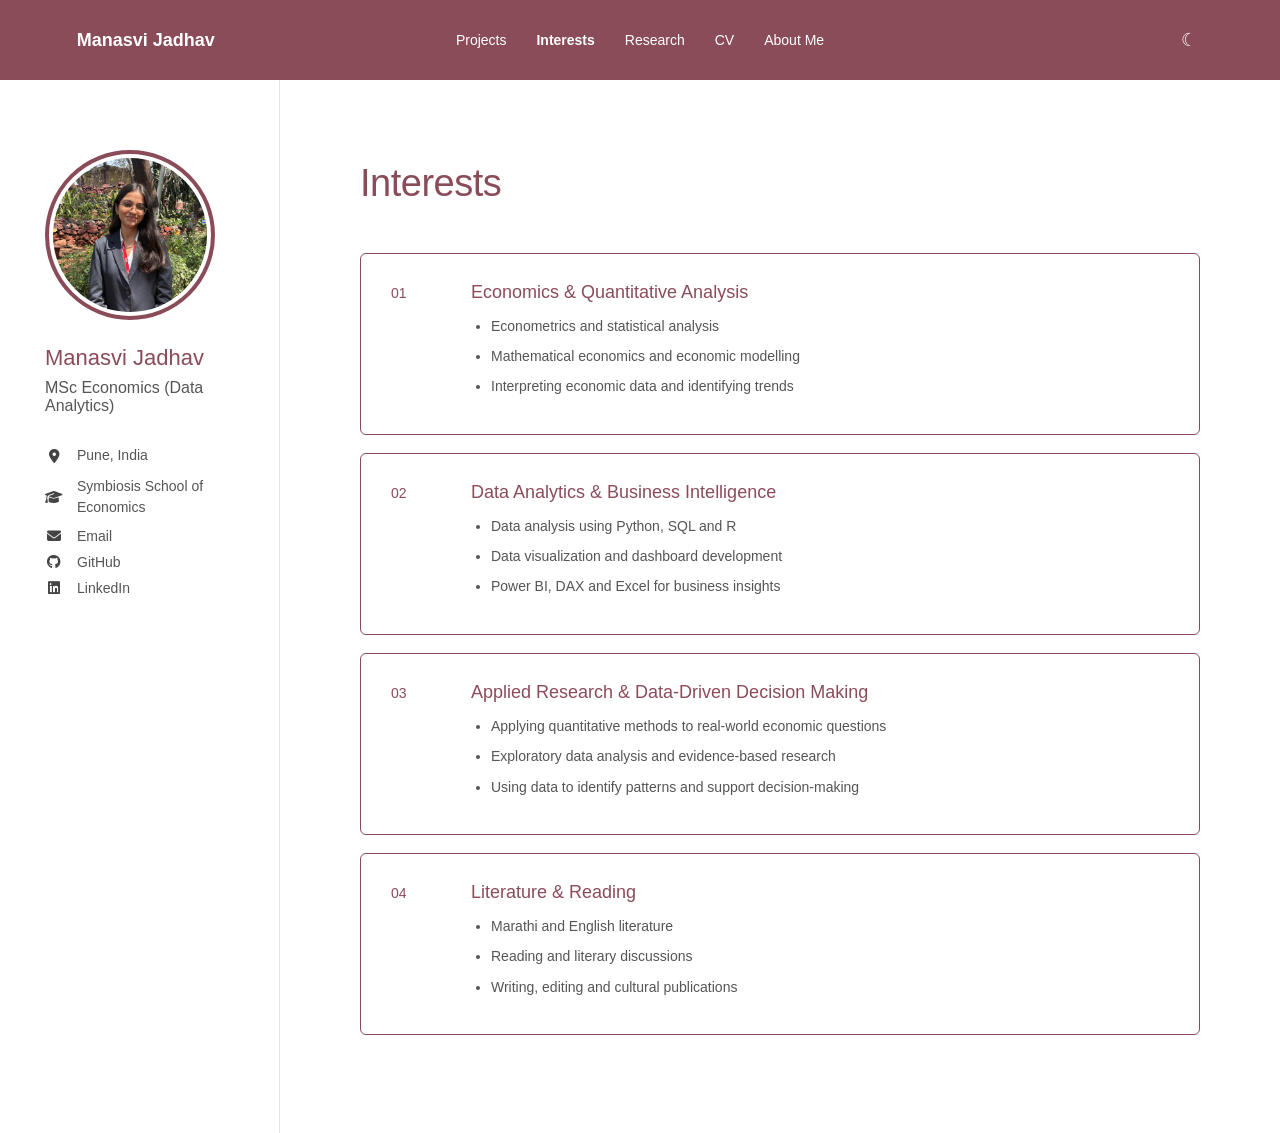
<file: interests.html>
<!DOCTYPE html>
<html lang="en">

<head>
    <meta charset="UTF-8">
    <meta name="viewport" content="width=device-width, initial-scale=1.0">

    <title>Interests | Manasvi Jadhav</title>

    <link rel="stylesheet" href="style.css">
<link rel="stylesheet"
      href="https://cdnjs.cloudflare.com/ajax/libs/font-awesome/6.5.2/css/all.min.css">
<link rel="icon" type="image/svg+xml" href="images/favicon.svg">
</head>

<body>

    <!-- TOP NAVIGATION -->

<nav>

    <div class="logo">
        <a href="index.html">Manasvi Jadhav</a>
    </div>

    <ul>
        <li>
            <a href="projects.html">Projects</a>
        </li>

        <li>
<a href="interests.html" class="active">Interests</a>
        </li>

        <li>
            <a href="research.html">Research</a>
        </li>

        <li>
            <a href="cv.html">CV</a>
        </li>

        <li>
            <a href="about.html">About Me</a>
        </li>
    </ul>

    <button id="dark-mode-toggle" class="dark-mode-toggle" aria-label="Toggle dark mode">
        ☾
    </button>

</nav>


    <!-- PAGE LAYOUT -->

    <div class="page-layout">


        <!-- LEFT PROFILE -->

<!-- SIDEBAR -->

<aside class="sidebar">

    <div class="profile-photo">
        <img src="images/profile.jpg" alt="Manasvi Jadhav">
    </div>

    <h1>Manasvi Jadhav</h1>

    <p class="profile-title">
        MSc Economics (Data Analytics)
    </p>

    <div class="profile-details">

        <p>
            <span class="profile-icon">
                <i class="fa-solid fa-location-dot"></i>
            </span>
            Pune, India
        </p>

        <p>
            <span class="profile-icon">
                <i class="fa-solid fa-graduation-cap"></i>
            </span>
            Symbiosis School of Economics
        </p>

        <a href="mailto:manasvijadhav06@gmail.com">
            <span class="profile-icon">
                <i class="fa-solid fa-envelope"></i>
            </span>
            Email
        </a>

        <a href="https://github.com/manasvi-sunil-jadhav"
           target="_blank"
           rel="noopener noreferrer">
            <span class="profile-icon">
                <i class="fa-brands fa-github"></i>
            </span>
            GitHub
        </a>

        <a href="https://www.linkedin.com/in/manasvi-jadhav-016164287/"
           target="_blank"
           rel="noopener noreferrer">
            <span class="profile-icon">
                <i class="fa-brands fa-linkedin"></i>
            </span>
            LinkedIn
        </a>

    </div>

</aside>

        <!-- INTERESTS CONTENT -->

<main class="main-content interests-content">

    <h2>Interests</h2>

    <div class="interest-item">

        <div class="interest-number">
            01
        </div>

        <div class="interest-content">

            <h3>Economics & Quantitative Analysis</h3>

            <ul>
                <li>Econometrics and statistical analysis</li>
                <li>Mathematical economics and economic modelling</li>
                <li>Interpreting economic data and identifying trends</li>
            </ul>

        </div>

    </div>


    <div class="interest-item">

        <div class="interest-number">
            02
        </div>

        <div class="interest-content">

            <h3>Data Analytics & Business Intelligence</h3>

            <ul>
                <li>Data analysis using Python, SQL and R</li>
                <li>Data visualization and dashboard development</li>
                <li>Power BI, DAX and Excel for business insights</li>
            </ul>

        </div>

    </div>


    <div class="interest-item">

        <div class="interest-number">
            03
        </div>

        <div class="interest-content">

            <h3>Applied Research & Data-Driven Decision Making</h3>

            <ul>
                <li>Applying quantitative methods to real-world economic questions</li>
                <li>Exploratory data analysis and evidence-based research</li>
                <li>Using data to identify patterns and support decision-making</li>
            </ul>

        </div>

    </div>


    <div class="interest-item">

        <div class="interest-number">
            04
        </div>

        <div class="interest-content">

            <h3>Literature & Reading</h3>

            <ul>
                <li>Marathi and English literature</li>
                <li>Reading and literary discussions</li>
                <li>Writing, editing and cultural publications</li>
            </ul>

        </div>

    </div>

</main>

    </div>

<script src="./dark-mode.js"></script>
</body>

</html>
</file>
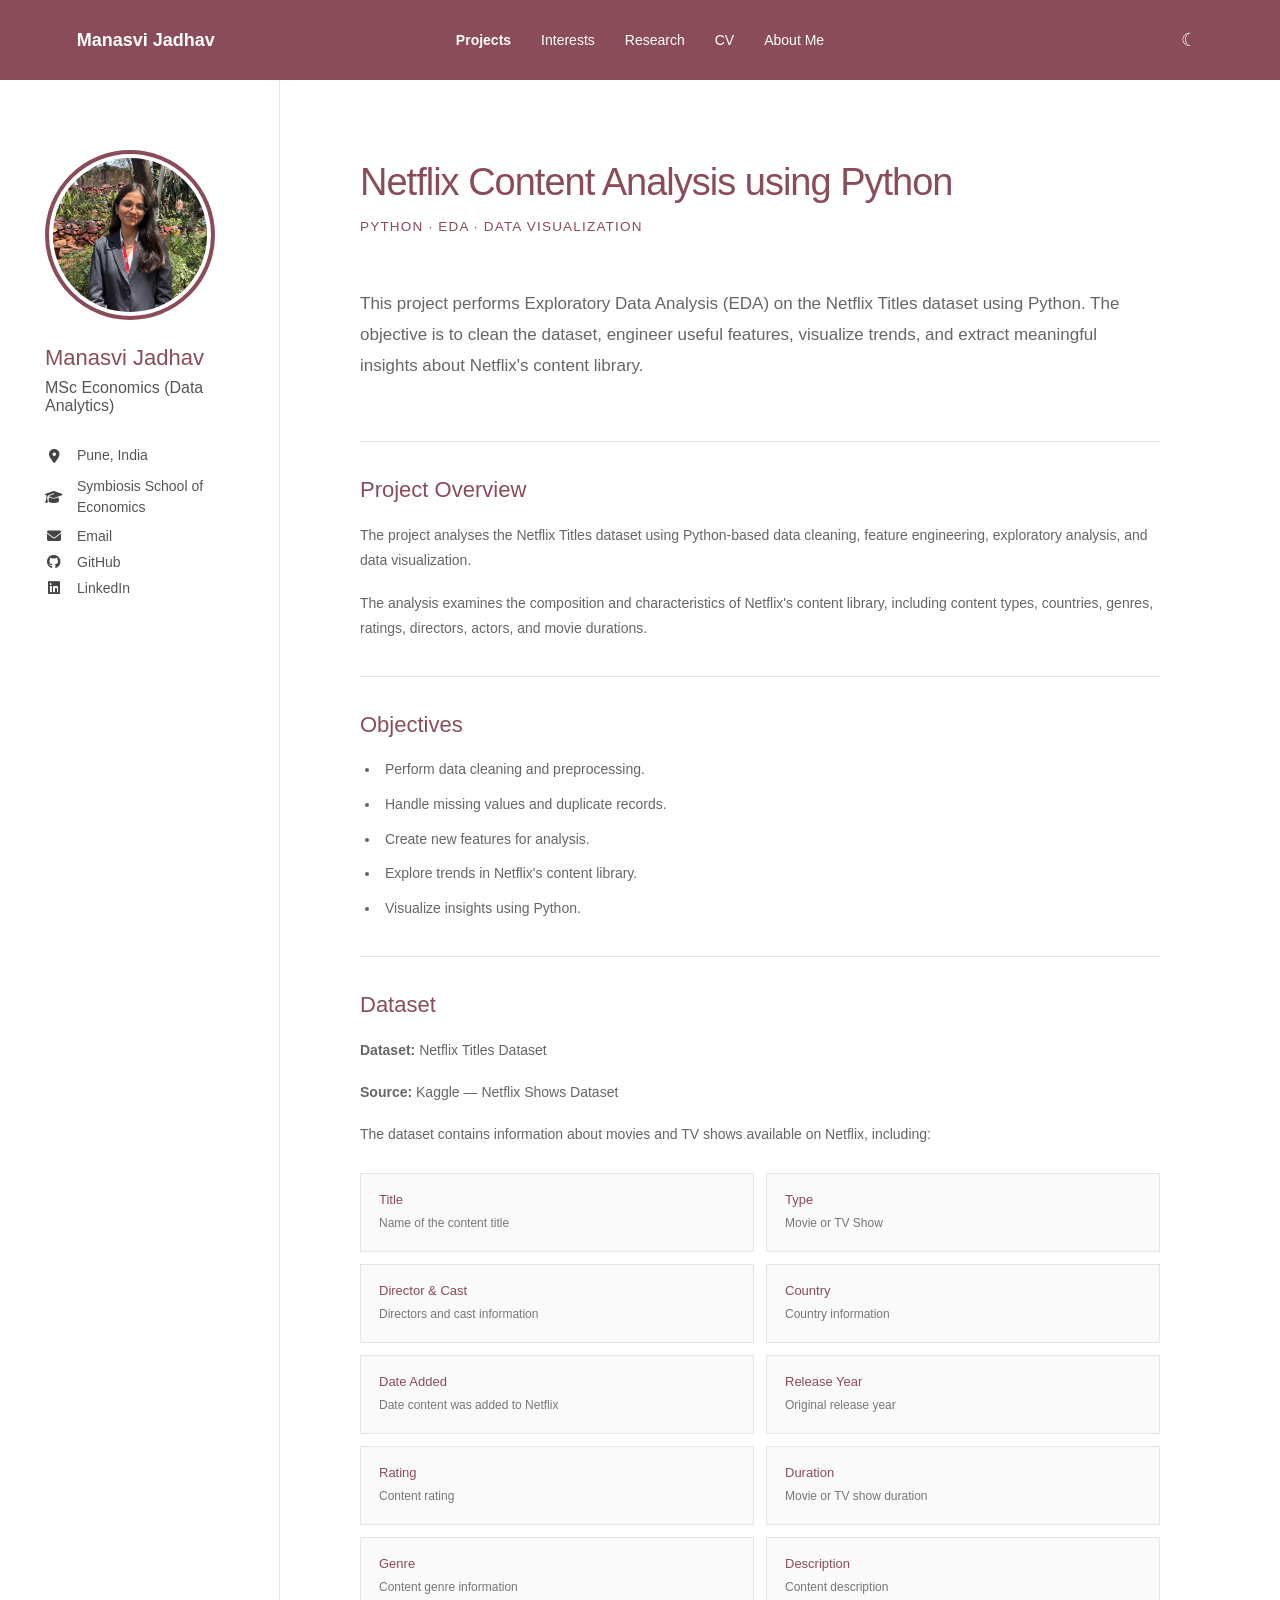
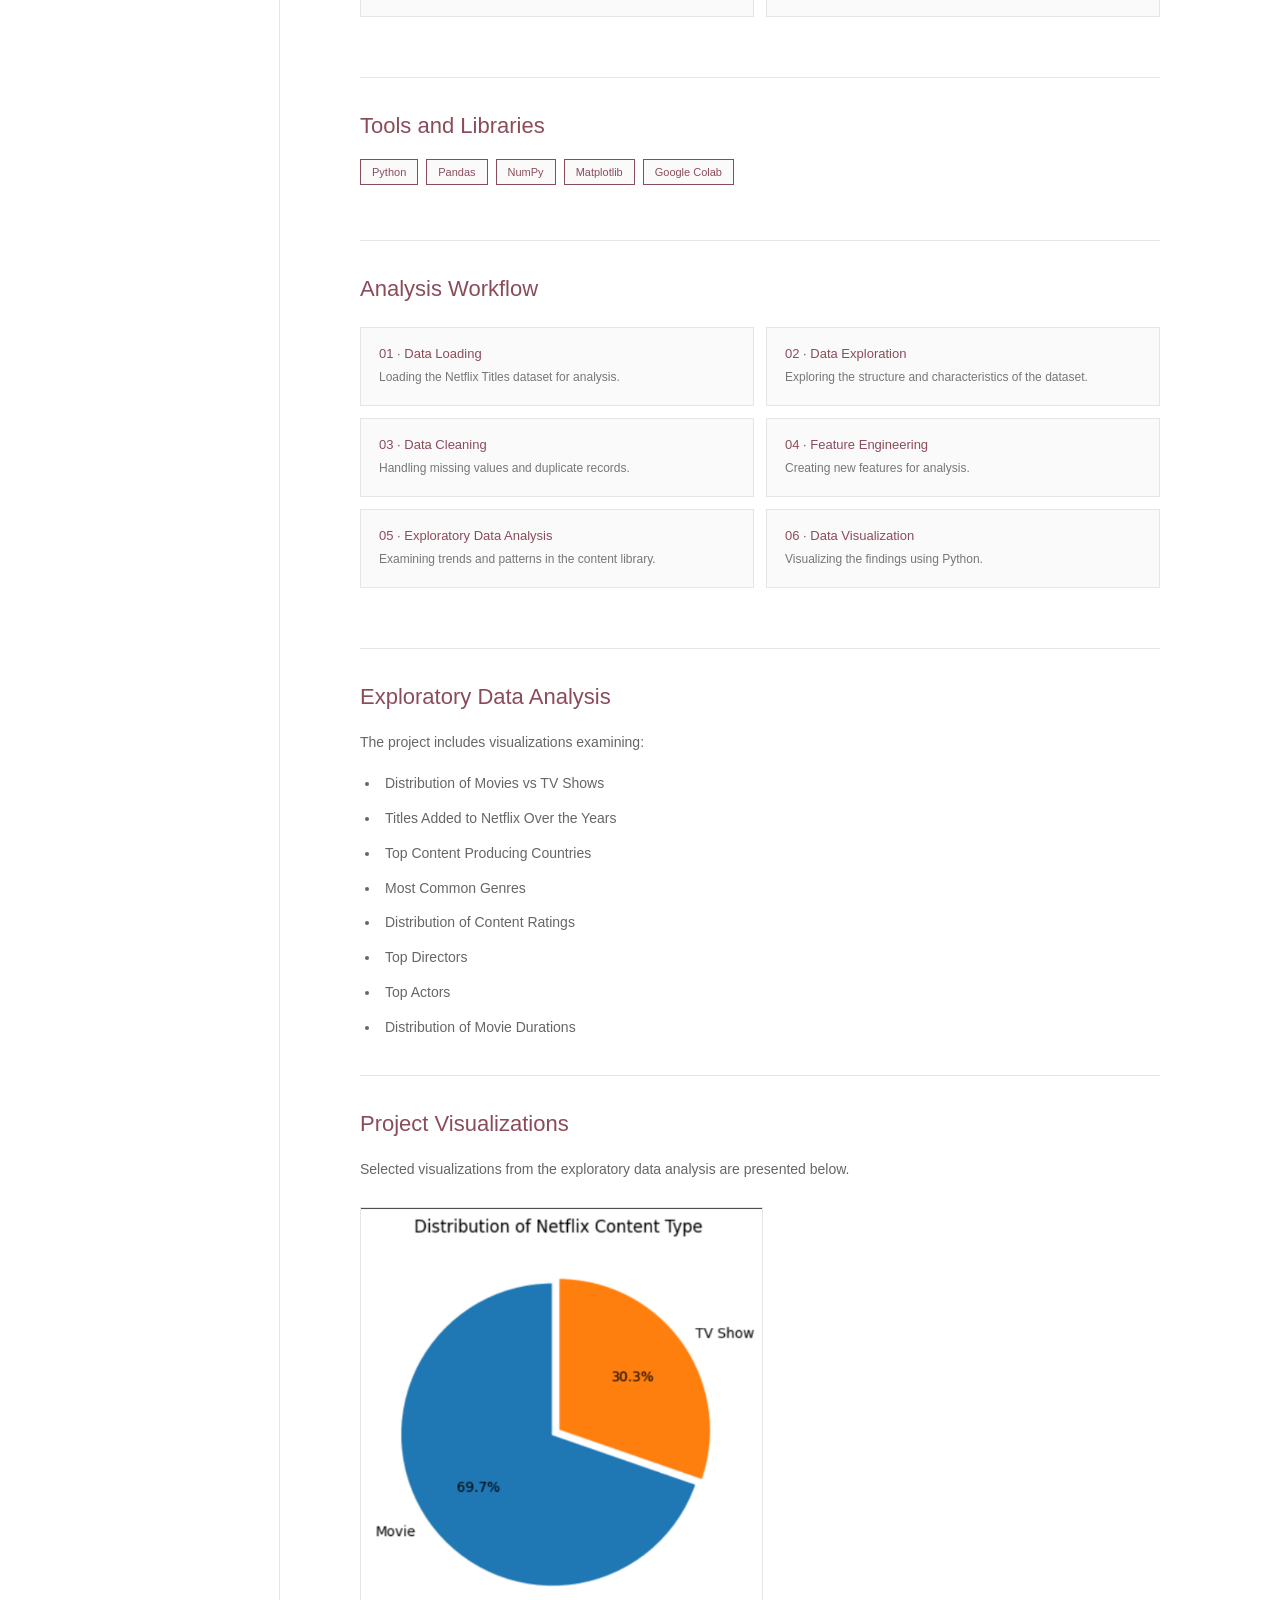
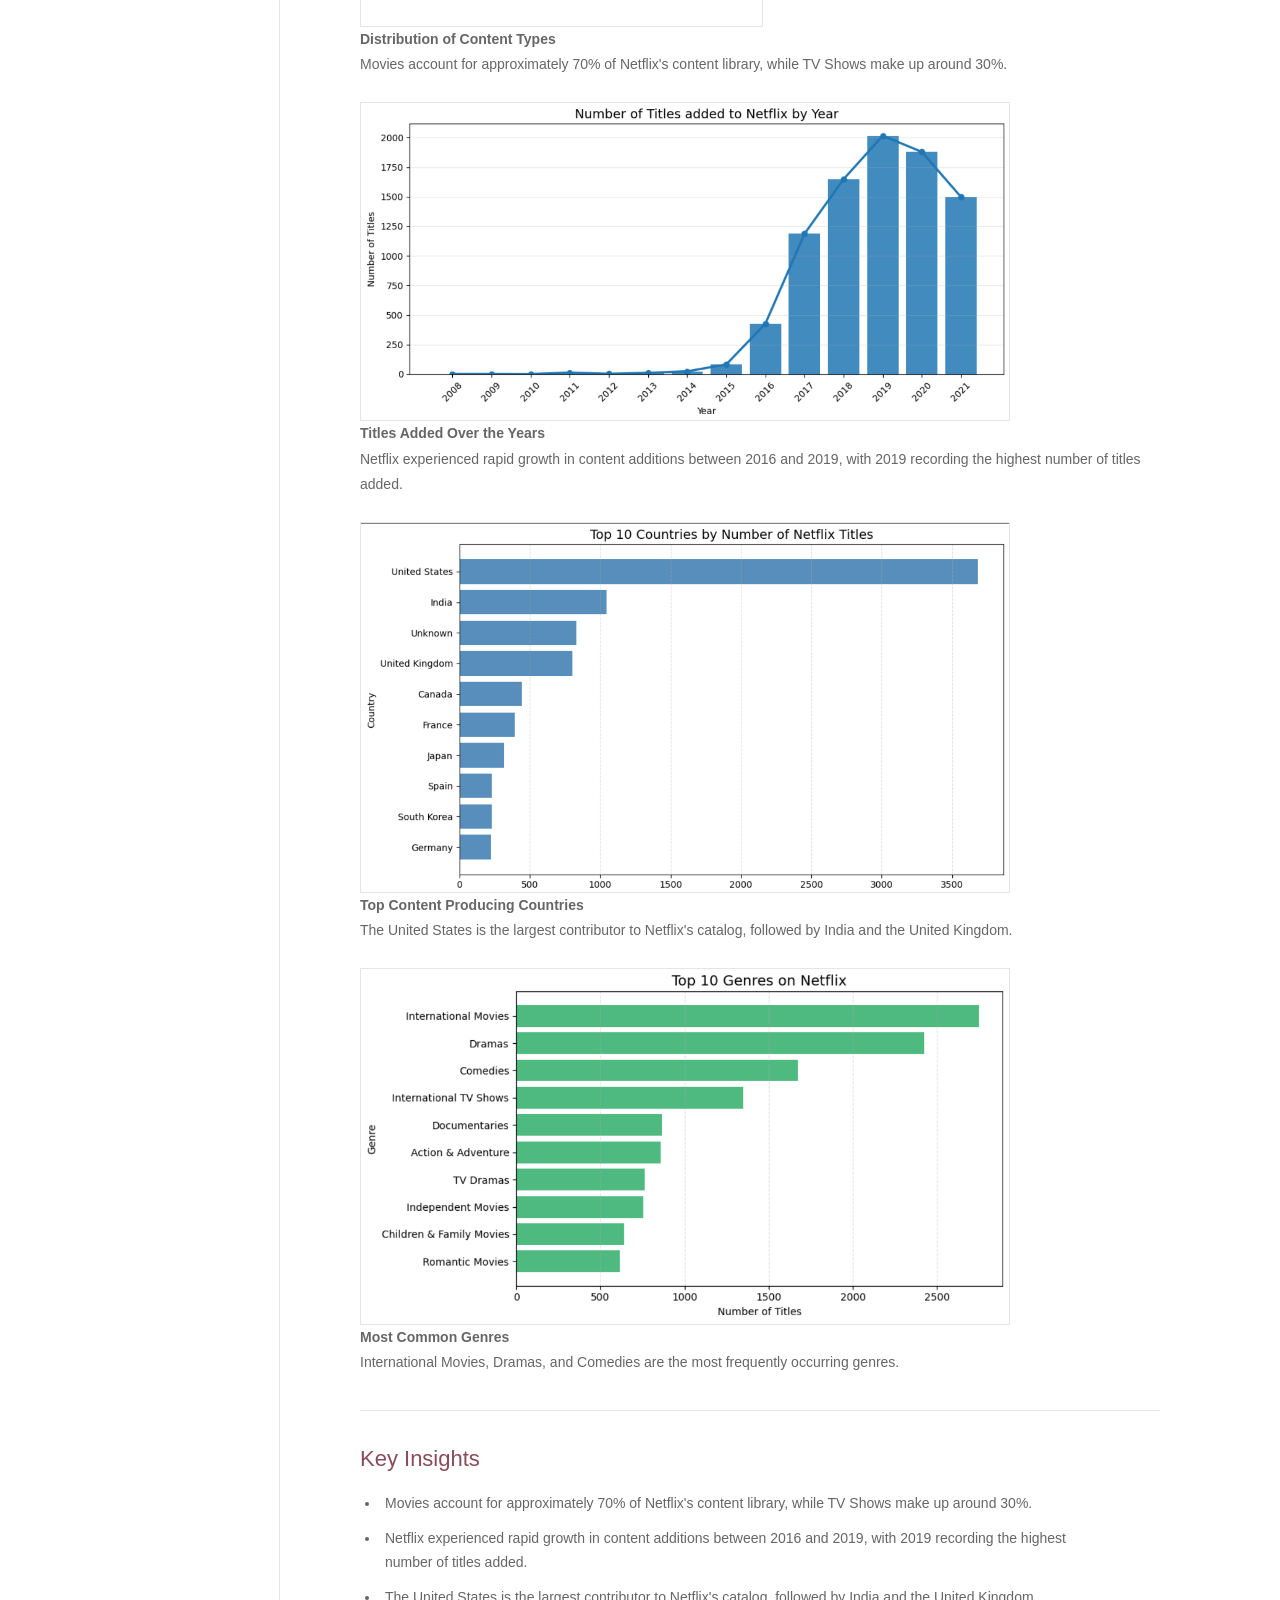
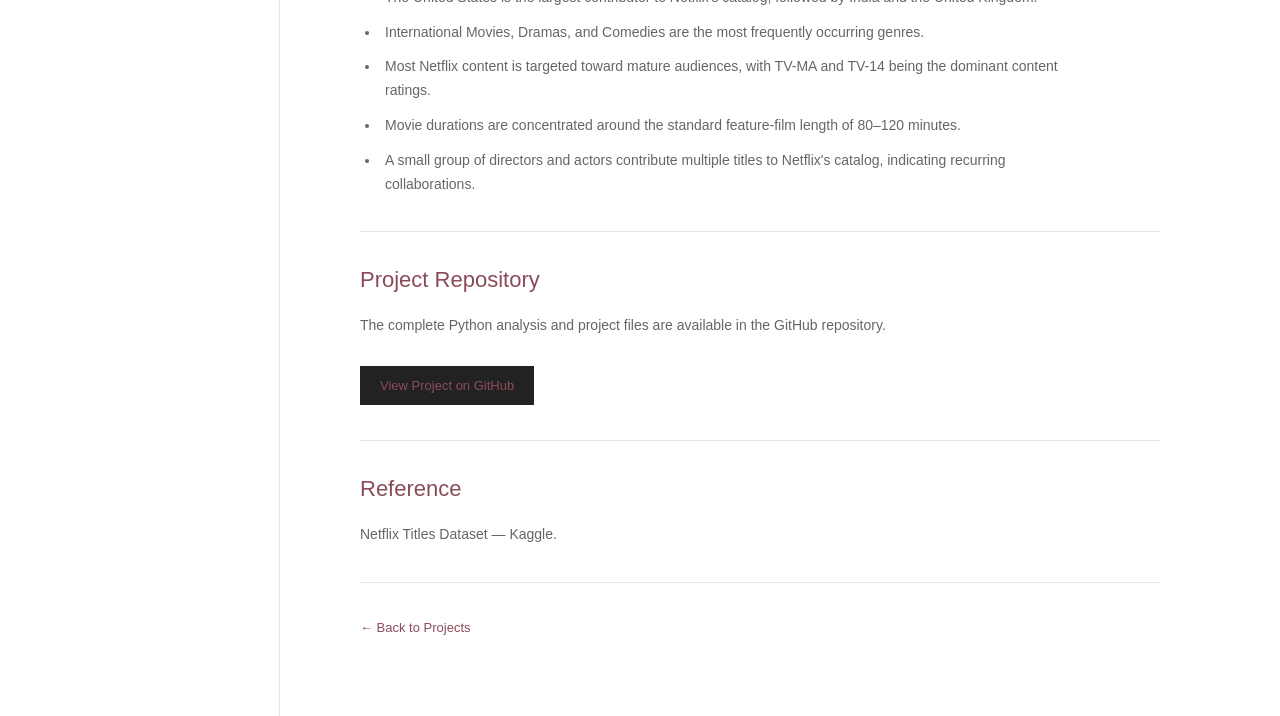
<file: netflix-content-analysis.html>
<!DOCTYPE html>
<html lang="en">

<head>
    <meta charset="UTF-8">
    <meta name="viewport" content="width=device-width, initial-scale=1.0">
    <title>Netflix Content Analysis | Manasvi Jadhav</title>
    <link rel="stylesheet" href="style.css">
<link rel="stylesheet"
      href="https://cdnjs.cloudflare.com/ajax/libs/font-awesome/6.5.2/css/all.min.css">
<link rel="icon" type="image/svg+xml" href="images/favicon.svg">
</head>

<body>

<nav>

    <div class="logo">
        <a href="index.html">Manasvi Jadhav</a>
    </div>

    <ul>
        <li>
            <a href="projects.html" class="active">Projects</a>
        </li>

        <li>
            <a href="interests.html">Interests</a>
        </li>

        <li>
            <a href="research.html">Research</a>
        </li>

        <li>
            <a href="cv.html">CV</a>
        </li>

        <li>
            <a href="about.html">About Me</a>
        </li>
    </ul>

    <button id="dark-mode-toggle" class="dark-mode-toggle" aria-label="Toggle dark mode">
        ☾
    </button>

</nav>


    <div class="page-layout">

  <!-- SIDEBAR -->

<aside class="sidebar">

    <div class="profile-photo">
        <img src="images/profile.jpg" alt="Manasvi Jadhav">
    </div>

    <h1>Manasvi Jadhav</h1>

    <p class="profile-title">
        MSc Economics (Data Analytics)
    </p>

    <div class="profile-details">

        <p>
            <span class="profile-icon">
                <i class="fa-solid fa-location-dot"></i>
            </span>
            Pune, India
        </p>

        <p>
            <span class="profile-icon">
                <i class="fa-solid fa-graduation-cap"></i>
            </span>
            Symbiosis School of Economics
        </p>

        <a href="mailto:manasvijadhav06@gmail.com">
            <span class="profile-icon">
                <i class="fa-solid fa-envelope"></i>
            </span>
            Email
        </a>

        <a href="https://github.com/manasvi-sunil-jadhav"
           target="_blank"
           rel="noopener noreferrer">
            <span class="profile-icon">
                <i class="fa-brands fa-github"></i>
            </span>
            GitHub
        </a>

        <a href="https://www.linkedin.com/in/manasvi-jadhav-016164287/"
           target="_blank"
           rel="noopener noreferrer">
            <span class="profile-icon">
                <i class="fa-brands fa-linkedin"></i>
            </span>
            LinkedIn
        </a>

    </div>

</aside>


        <main class="main-content project-detail-content">

<h2>
    Netflix Content Analysis using Python
</h2>

<p class="eyebrow">
    PYTHON · EDA · DATA VISUALIZATION
</p>

            <p class="project-detail-intro">
                This project performs Exploratory Data Analysis (EDA) on
                the Netflix Titles dataset using Python. The objective is
                to clean the dataset, engineer useful features, visualize
                trends, and extract meaningful insights about Netflix's
                content library.
            </p>


            <section class="detail-section">

                <h3>Project Overview</h3>

                <p>
                    The project analyses the Netflix Titles dataset using
                    Python-based data cleaning, feature engineering,
                    exploratory analysis, and data visualization.
                </p>

                <p>
                    The analysis examines the composition and characteristics
                    of Netflix's content library, including content types,
                    countries, genres, ratings, directors, actors, and movie
                    durations.
                </p>

            </section>


            <section class="detail-section">

                <h3>Objectives</h3>

                <ul class="detail-list">
                    <li>Perform data cleaning and preprocessing.</li>
                    <li>Handle missing values and duplicate records.</li>
                    <li>Create new features for analysis.</li>
                    <li>Explore trends in Netflix's content library.</li>
                    <li>Visualize insights using Python.</li>
                </ul>

            </section>


            <section class="detail-section">

                <h3>Dataset</h3>

                <p>
                    <strong>Dataset:</strong> Netflix Titles Dataset
                </p>

                <p>
                    <strong>Source:</strong>
                    Kaggle — Netflix Shows Dataset
                </p>

                <p>
                    The dataset contains information about movies and
                    TV shows available on Netflix, including:
                </p>

                <div class="feature-grid">

                    <div class="feature-item">
                        <strong>Title</strong>
                        <span>Name of the content title</span>
                    </div>

                    <div class="feature-item">
                        <strong>Type</strong>
                        <span>Movie or TV Show</span>
                    </div>

                    <div class="feature-item">
                        <strong>Director & Cast</strong>
                        <span>Directors and cast information</span>
                    </div>

                    <div class="feature-item">
                        <strong>Country</strong>
                        <span>Country information</span>
                    </div>

                    <div class="feature-item">
                        <strong>Date Added</strong>
                        <span>Date content was added to Netflix</span>
                    </div>

                    <div class="feature-item">
                        <strong>Release Year</strong>
                        <span>Original release year</span>
                    </div>

                    <div class="feature-item">
                        <strong>Rating</strong>
                        <span>Content rating</span>
                    </div>

                    <div class="feature-item">
                        <strong>Duration</strong>
                        <span>Movie or TV show duration</span>
                    </div>

                    <div class="feature-item">
                        <strong>Genre</strong>
                        <span>Content genre information</span>
                    </div>

                    <div class="feature-item">
                        <strong>Description</strong>
                        <span>Content description</span>
                    </div>

                </div>

            </section>


            <section class="detail-section">

                <h3>Tools and Libraries</h3>

                <div class="detail-tags">
                    <span>Python</span>
                    <span>Pandas</span>
                    <span>NumPy</span>
                    <span>Matplotlib</span>
                    <span>Google Colab</span>
                </div>

            </section>


            <section class="detail-section">

                <h3>Analysis Workflow</h3>

                <div class="feature-grid">

                    <div class="feature-item">
                        <strong>01 · Data Loading</strong>
                        <span>
                            Loading the Netflix Titles dataset for analysis.
                        </span>
                    </div>

                    <div class="feature-item">
                        <strong>02 · Data Exploration</strong>
                        <span>
                            Exploring the structure and characteristics
                            of the dataset.
                        </span>
                    </div>

                    <div class="feature-item">
                        <strong>03 · Data Cleaning</strong>
                        <span>
                            Handling missing values and duplicate records.
                        </span>
                    </div>

                    <div class="feature-item">
                        <strong>04 · Feature Engineering</strong>
                        <span>
                            Creating new features for analysis.
                        </span>
                    </div>

                    <div class="feature-item">
                        <strong>05 · Exploratory Data Analysis</strong>
                        <span>
                            Examining trends and patterns in the content
                            library.
                        </span>
                    </div>

                    <div class="feature-item">
                        <strong>06 · Data Visualization</strong>
                        <span>
                            Visualizing the findings using Python.
                        </span>
                    </div>

                </div>

            </section>


            <section class="detail-section">

                <h3>Exploratory Data Analysis</h3>

                <p>
                    The project includes visualizations examining:
                </p>

                <ul class="detail-list">
                    <li>Distribution of Movies vs TV Shows</li>
                    <li>Titles Added to Netflix Over the Years</li>
                    <li>Top Content Producing Countries</li>
                    <li>Most Common Genres</li>
                    <li>Distribution of Content Ratings</li>
                    <li>Top Directors</li>
                    <li>Top Actors</li>
                    <li>Distribution of Movie Durations</li>
                </ul>

            </section>


            <section class="detail-section">

                <h3>Project Visualizations</h3>

                <p>
                    Selected visualizations from the exploratory data
                    analysis are presented below.
                </p>


                <div class="project-image">

                    <img
                        src="images/content-type-distribution.png"
                        alt="Distribution of Netflix content types">

                </div>

                <p class="image-caption">
                    <strong>Distribution of Content Types</strong><br>
                    Movies account for approximately 70% of Netflix's
                    content library, while TV Shows make up around 30%.
                </p>


                <div class="project-image">

                    <img
                        src="images/titles-added-by-year.png"
                        alt="Netflix titles added by year">

                </div>

                <p class="image-caption">
                    <strong>Titles Added Over the Years</strong><br>
                    Netflix experienced rapid growth in content additions
                    between 2016 and 2019, with 2019 recording the highest
                    number of titles added.
                </p>


                <div class="project-image">

                    <img
                        src="images/top-countries.png"
                        alt="Top content producing countries on Netflix">

                </div>

                <p class="image-caption">
                    <strong>Top Content Producing Countries</strong><br>
                    The United States is the largest contributor to
                    Netflix's catalog, followed by India and the
                    United Kingdom.
                </p>


                <div class="project-image">

                    <img
                        src="images/top-genres.png"
                        alt="Most common Netflix genres">

                </div>

                <p class="image-caption">
                    <strong>Most Common Genres</strong><br>
                    International Movies, Dramas, and Comedies are the
                    most frequently occurring genres.
                </p>

            </section>


            <section class="detail-section">

                <h3>Key Insights</h3>

                <ul class="detail-list">

                    <li>
                        Movies account for approximately 70% of Netflix's
                        content library, while TV Shows make up around 30%.
                    </li>

                    <li>
                        Netflix experienced rapid growth in content
                        additions between 2016 and 2019, with 2019
                        recording the highest number of titles added.
                    </li>

                    <li>
                        The United States is the largest contributor to
                        Netflix's catalog, followed by India and the
                        United Kingdom.
                    </li>

                    <li>
                        International Movies, Dramas, and Comedies are the
                        most frequently occurring genres.
                    </li>

                    <li>
                        Most Netflix content is targeted toward mature
                        audiences, with TV-MA and TV-14 being the dominant
                        content ratings.
                    </li>

                    <li>
                        Movie durations are concentrated around the
                        standard feature-film length of 80–120 minutes.
                    </li>

                    <li>
                        A small group of directors and actors contribute
                        multiple titles to Netflix's catalog, indicating
                        recurring collaborations.
                    </li>

                </ul>

            </section>


            <section class="detail-section">

                <h3>Project Repository</h3>

                <p>
                    The complete Python analysis and project files are
                    available in the GitHub repository.
                </p>

                <a
                    href="https://github.com/manasvi-sunil-jadhav/netflix-content-analysis-python"
                    target="_blank"
                    class="project-github-button">
                    View Project on GitHub
                </a>

            </section>


            <section class="detail-section">

                <h3>Reference</h3>

                <p>
                    Netflix Titles Dataset — Kaggle.
                </p>

            </section>


            <div class="back-to-projects">

                <a href="projects.html">
                    ← Back to Projects
                </a>

            </div>

        </main>

    </div>
<script src="./dark-mode.js"></script>
</body>

</html>
</file>
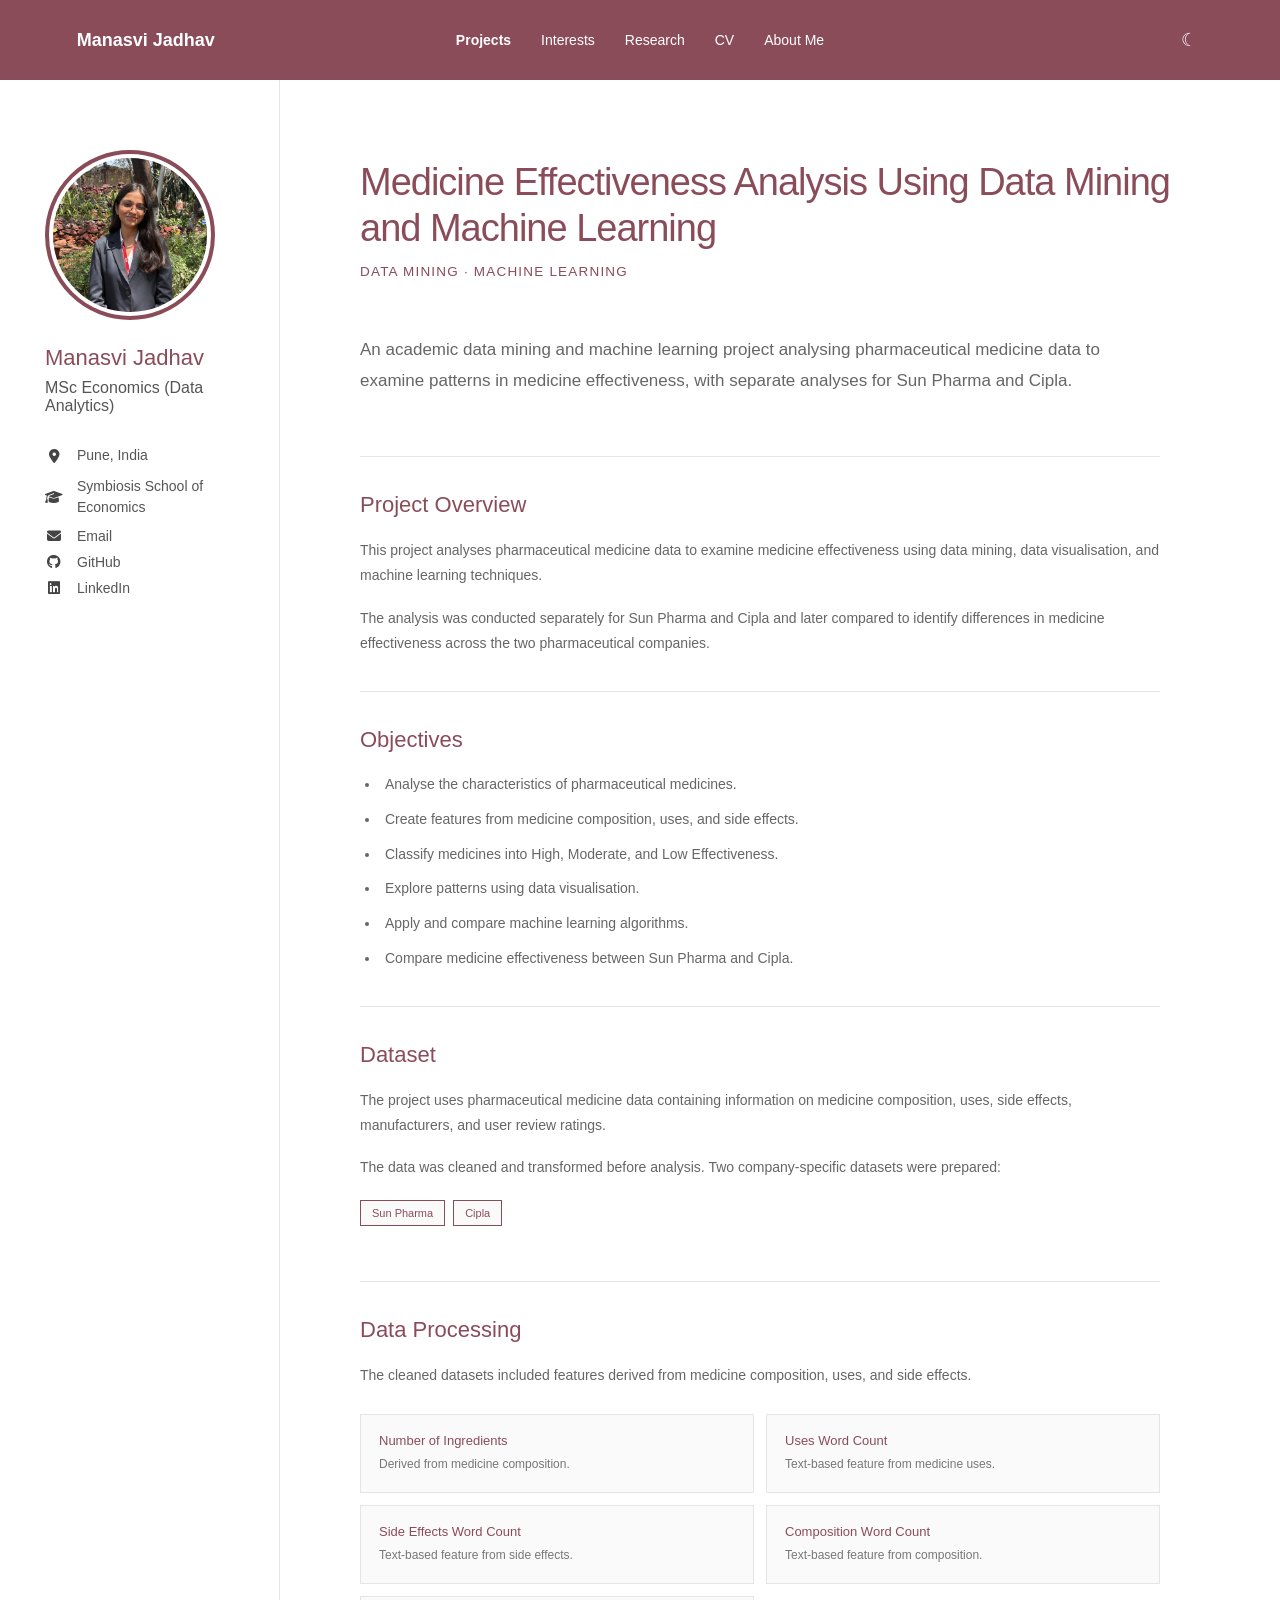
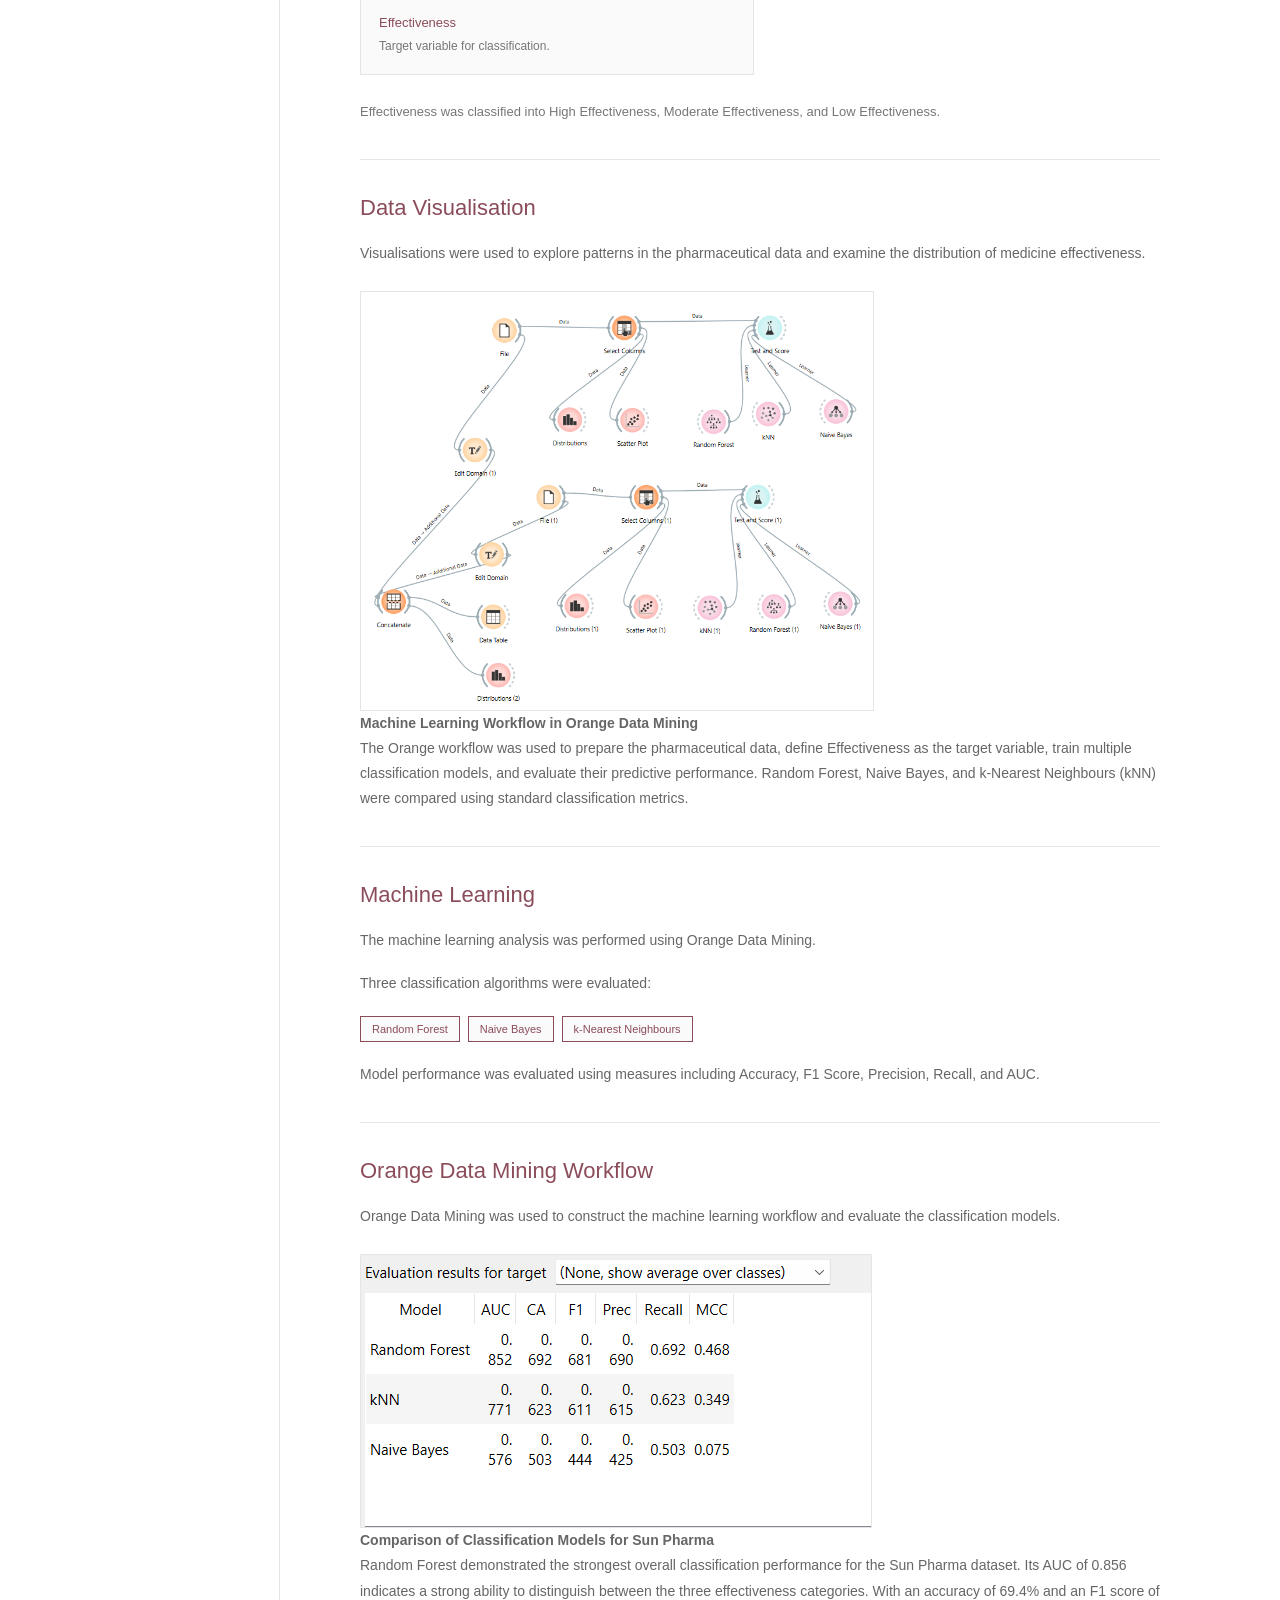
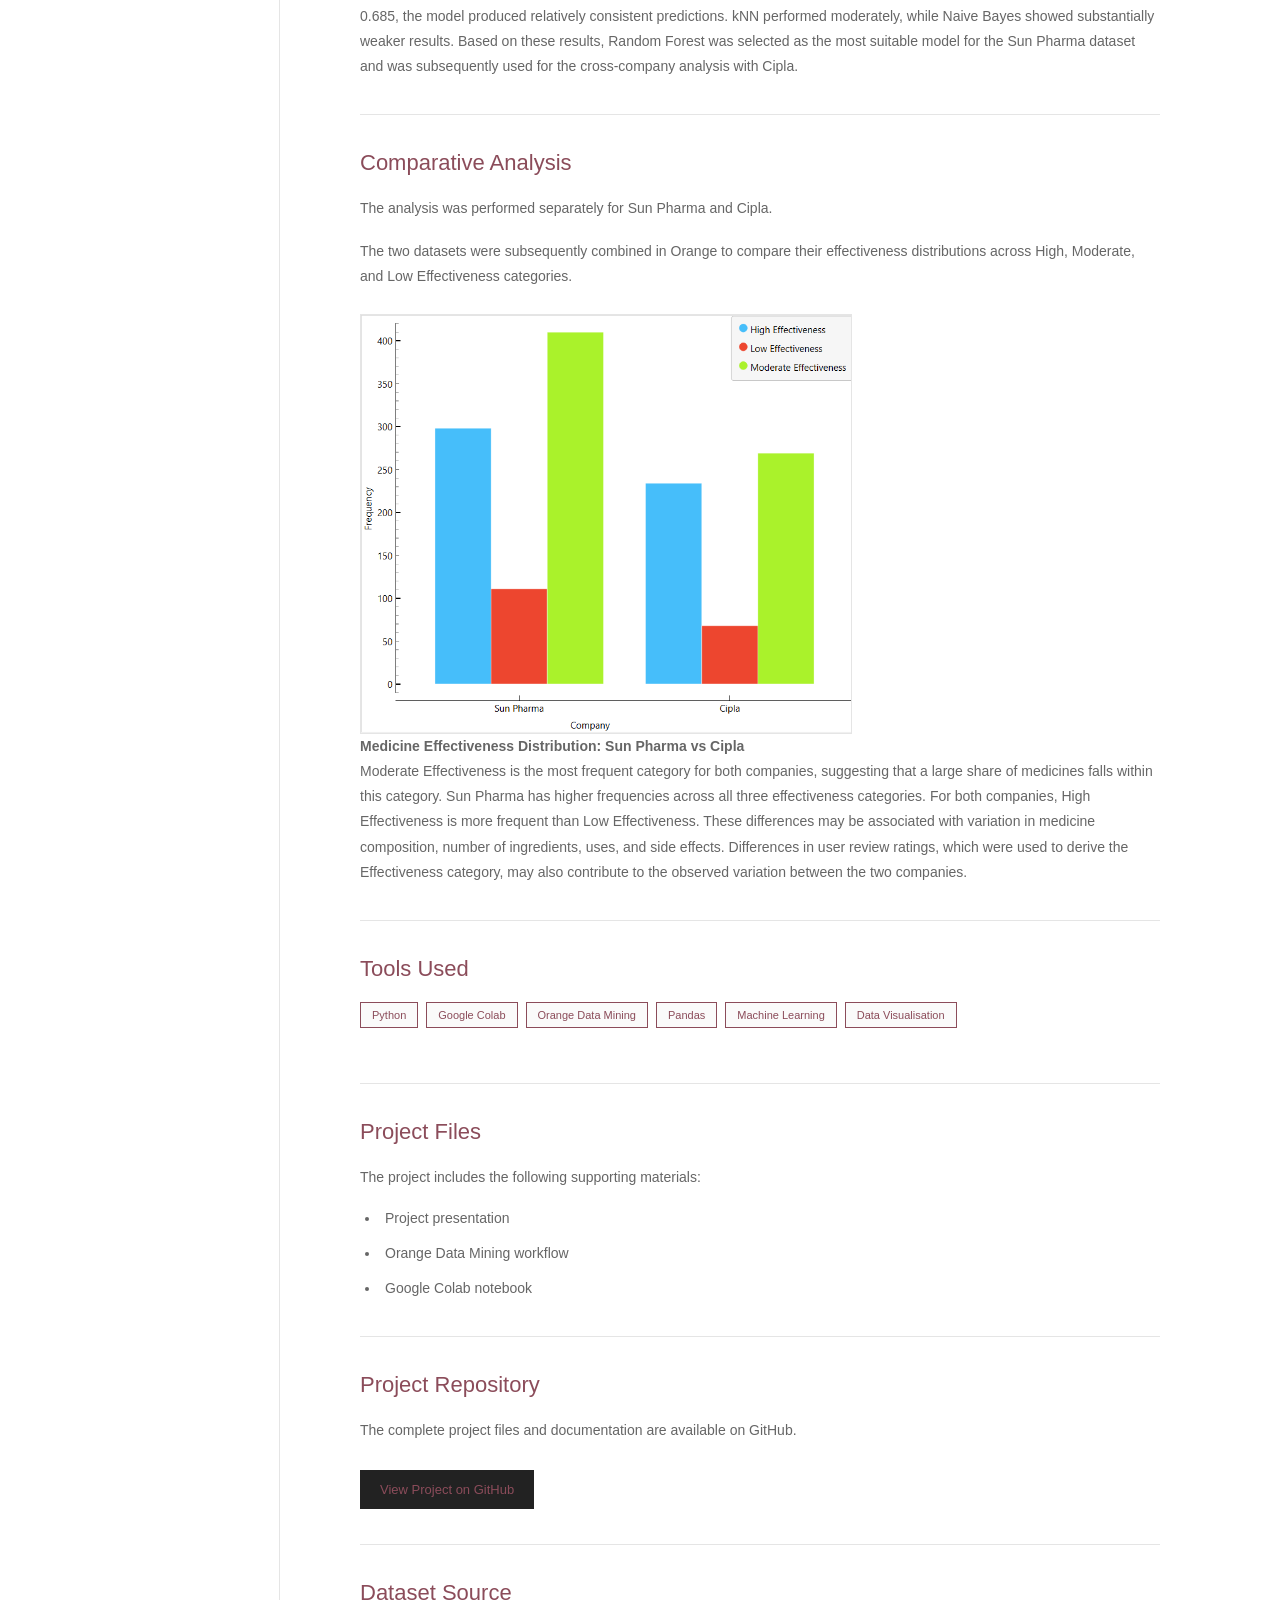
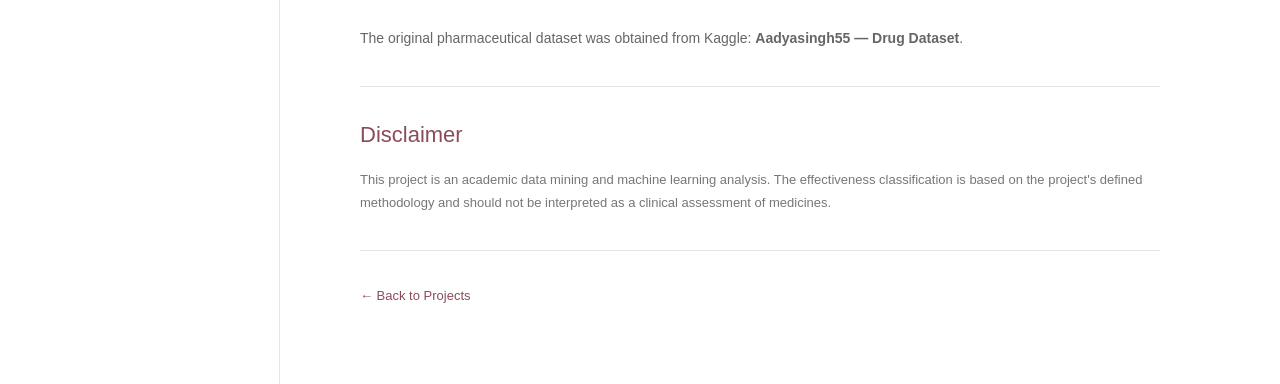
<file: pharmaceutical.html>
<!DOCTYPE html>
<html lang="en">

<head>
    <meta charset="UTF-8">
    <meta name="viewport" content="width=device-width, initial-scale=1.0">

    <title>Medicine Effectiveness Analysis | Manasvi Jadhav</title>

    <link rel="stylesheet" href="style.css">
<link rel="stylesheet"
      href="https://cdnjs.cloudflare.com/ajax/libs/font-awesome/6.5.2/css/all.min.css">
<link rel="icon" type="image/svg+xml" href="images/favicon.svg">
</head>

<body>

    <!-- NAVIGATION -->

<nav>

    <div class="logo">
        <a href="index.html">Manasvi Jadhav</a>
    </div>

    <ul>
        <li>
            <a href="projects.html" class="active">Projects</a>
        </li>

        <li>
            <a href="interests.html">Interests</a>
        </li>

        <li>
            <a href="research.html">Research</a>
        </li>

        <li>
            <a href="cv.html">CV</a>
        </li>

        <li>
            <a href="about.html">About Me</a>
        </li>
    </ul>

    <button id="dark-mode-toggle" class="dark-mode-toggle" aria-label="Toggle dark mode">
        ☾
    </button>

</nav>


    <div class="page-layout">

        <!-- SIDEBAR -->

<!-- SIDEBAR -->

<aside class="sidebar">

    <div class="profile-photo">
        <img src="images/profile.jpg" alt="Manasvi Jadhav">
    </div>

    <h1>Manasvi Jadhav</h1>

    <p class="profile-title">
        MSc Economics (Data Analytics)
    </p>

    <div class="profile-details">

        <p>
            <span class="profile-icon">
                <i class="fa-solid fa-location-dot"></i>
            </span>
            Pune, India
        </p>

        <p>
            <span class="profile-icon">
                <i class="fa-solid fa-graduation-cap"></i>
            </span>
            Symbiosis School of Economics
        </p>

        <a href="mailto:manasvijadhav06@gmail.com">
            <span class="profile-icon">
                <i class="fa-solid fa-envelope"></i>
            </span>
            Email
        </a>

        <a href="https://github.com/manasvi-sunil-jadhav"
           target="_blank"
           rel="noopener noreferrer">
            <span class="profile-icon">
                <i class="fa-brands fa-github"></i>
            </span>
            GitHub
        </a>

        <a href="https://www.linkedin.com/in/manasvi-jadhav-016164287/"
           target="_blank"
           rel="noopener noreferrer">
            <span class="profile-icon">
                <i class="fa-brands fa-linkedin"></i>
            </span>
            LinkedIn
        </a>

    </div>

</aside>

        <!-- PROJECT CONTENT -->

        <main class="main-content project-detail-content">

<h2>
    Medicine Effectiveness Analysis Using Data Mining and Machine Learning
</h2>

<p class="eyebrow">
    DATA MINING · MACHINE LEARNING
</p>

            <p class="project-detail-intro">
                An academic data mining and machine learning project analysing
                pharmaceutical medicine data to examine patterns in medicine
                effectiveness, with separate analyses for Sun Pharma and Cipla.
            </p>


            <!-- PROJECT OVERVIEW -->

            <section class="detail-section">

                <h3>
                    Project Overview
                </h3>

                <p>
                    This project analyses pharmaceutical medicine data to
                    examine medicine effectiveness using data mining, data
                    visualisation, and machine learning techniques.
                </p>

                <p>
                    The analysis was conducted separately for Sun Pharma and
                    Cipla and later compared to identify differences in
                    medicine effectiveness across the two pharmaceutical
                    companies.
                </p>

            </section>


            <!-- OBJECTIVES -->

            <section class="detail-section">

                <h3>
                    Objectives
                </h3>

                <ul class="detail-list">

                    <li>
                        Analyse the characteristics of pharmaceutical medicines.
                    </li>

                    <li>
                        Create features from medicine composition, uses,
                        and side effects.
                    </li>

                    <li>
                        Classify medicines into High, Moderate, and Low
                        Effectiveness.
                    </li>

                    <li>
                        Explore patterns using data visualisation.
                    </li>

                    <li>
                        Apply and compare machine learning algorithms.
                    </li>

                    <li>
                        Compare medicine effectiveness between Sun Pharma
                        and Cipla.
                    </li>

                </ul>

            </section>


            <!-- DATASET -->

            <section class="detail-section">

                <h3>
                    Dataset
                </h3>

                <p>
                    The project uses pharmaceutical medicine data containing
                    information on medicine composition, uses, side effects,
                    manufacturers, and user review ratings.
                </p>

                <p>
                    The data was cleaned and transformed before analysis.
                    Two company-specific datasets were prepared:
                </p>

                <div class="detail-tags">

                    <span>Sun Pharma</span>
                    <span>Cipla</span>

                </div>

            </section>


            <!-- DATA PROCESSING -->

            <section class="detail-section">

                <h3>
                    Data Processing
                </h3>

                <p>
                    The cleaned datasets included features derived from
                    medicine composition, uses, and side effects.
                </p>

                <div class="feature-grid">

                    <div class="feature-item">
                        <strong>Number of Ingredients</strong>
                        <span>Derived from medicine composition.</span>
                    </div>

                    <div class="feature-item">
                        <strong>Uses Word Count</strong>
                        <span>Text-based feature from medicine uses.</span>
                    </div>

                    <div class="feature-item">
                        <strong>Side Effects Word Count</strong>
                        <span>Text-based feature from side effects.</span>
                    </div>

                    <div class="feature-item">
                        <strong>Composition Word Count</strong>
                        <span>Text-based feature from composition.</span>
                    </div>

                    <div class="feature-item">
                        <strong>Effectiveness</strong>
                        <span>Target variable for classification.</span>
                    </div>

                </div>

                <p class="detail-note">
                    Effectiveness was classified into High Effectiveness,
                    Moderate Effectiveness, and Low Effectiveness.
                </p>

            </section>


            <!-- IMAGE / VISUALISATION PLACEHOLDER -->

            <section class="detail-section">

                <h3>
                    Data Visualisation
                </h3>

                <p>
                    Visualisations were used to explore patterns in the
                    pharmaceutical data and examine the distribution of
                    medicine effectiveness.
                </p>

<div class="project-image">
    <img src="images/orange-workflow.png"
         alt="Orange Data Mining machine learning workflow">
</div>

<p class="image-caption">
    <strong>Machine Learning Workflow in Orange Data Mining</strong><br>
    The Orange workflow was used to prepare the pharmaceutical data,
    define Effectiveness as the target variable, train multiple
    classification models, and evaluate their predictive performance.
    Random Forest, Naive Bayes, and k-Nearest Neighbours (kNN) were
    compared using standard classification metrics.
</p>

            </section>


            <!-- MACHINE LEARNING -->

            <section class="detail-section">

                <h3>
                    Machine Learning
                </h3>

                <p>
                    The machine learning analysis was performed using
                    Orange Data Mining.
                </p>

                <p>
                    Three classification algorithms were evaluated:
                </p>

                <div class="detail-tags">

                    <span>Random Forest</span>
                    <span>Naive Bayes</span>
                    <span>k-Nearest Neighbours</span>

                </div>

                <p>
                    Model performance was evaluated using measures including
                    Accuracy, F1 Score, Precision, Recall, and AUC.
                </p>

            </section>


            <!-- IMAGE / ORANGE WORKFLOW -->

            <section class="detail-section">

                <h3>
                    Orange Data Mining Workflow
                </h3>

                <p>
                    Orange Data Mining was used to construct the machine
                    learning workflow and evaluate the classification models.
                </p>

<div class="project-image">
    <img src="images/model-performance.png"
         alt="Comparison of machine learning model performance for Sun Pharma">
</div>

<p class="image-caption">
    <strong>Comparison of Classification Models for Sun Pharma</strong><br>
    Random Forest demonstrated the strongest overall classification
    performance for the Sun Pharma dataset. Its AUC of 0.856 indicates
    a strong ability to distinguish between the three effectiveness
    categories. With an accuracy of 69.4% and an F1 score of 0.685,
    the model produced relatively consistent predictions. kNN performed
    moderately, while Naive Bayes showed substantially weaker results.
    Based on these results, Random Forest was selected as the most
    suitable model for the Sun Pharma dataset and was subsequently used
    for the cross-company analysis with Cipla.
</p>

            </section>


            <!-- COMPARATIVE ANALYSIS -->

            <section class="detail-section">

                <h3>
                    Comparative Analysis
                </h3>

                <p>
                    The analysis was performed separately for Sun Pharma
                    and Cipla.
                </p>

                <p>
                    The two datasets were subsequently combined in Orange
                    to compare their effectiveness distributions across
                    High, Moderate, and Low Effectiveness categories.
                </p>

<div class="project-image">
    <img src="images/effectiveness-comparison.png"
         alt="Comparison of medicine effectiveness between Sun Pharma and Cipla">
</div>

<p class="image-caption">
    <strong>Medicine Effectiveness Distribution: Sun Pharma vs Cipla</strong><br>
    Moderate Effectiveness is the most frequent category for both
    companies, suggesting that a large share of medicines falls within
    this category. Sun Pharma has higher frequencies across all three
    effectiveness categories. For both companies, High Effectiveness
    is more frequent than Low Effectiveness. These differences may be
    associated with variation in medicine composition, number of
    ingredients, uses, and side effects. Differences in user review
    ratings, which were used to derive the Effectiveness category, may
    also contribute to the observed variation between the two companies.
</p>

            </section>


            <!-- TOOLS -->

            <section class="detail-section">

                <h3>
                    Tools Used
                </h3>

                <div class="detail-tags">

                    <span>Python</span>
                    <span>Google Colab</span>
                    <span>Orange Data Mining</span>
                    <span>Pandas</span>
                    <span>Machine Learning</span>
                    <span>Data Visualisation</span>

                </div>

            </section>


            <!-- PROJECT FILES -->

            <section class="detail-section">

                <h3>
                    Project Files
                </h3>

                <p>
                    The project includes the following supporting materials:
                </p>

                <ul class="detail-list">

                    <li>
                        Project presentation
                    </li>

                    <li>
                        Orange Data Mining workflow
                    </li>

                    <li>
                        Google Colab notebook
                    </li>

                </ul>

            </section>


            <!-- GITHUB -->

            <section class="detail-section">

                <h3>
                    Project Repository
                </h3>

                <p>
                    The complete project files and documentation are available
                    on GitHub.
                </p>

                <a
                    href="https://github.com/manasvi-sunil-jadhav/pharmaceutical-medicine-effectiveness-analysis"
                    target="_blank"
                    class="project-github-button">
                    View Project on GitHub
                </a>

            </section>


            <!-- DATASET SOURCE -->

            <section class="detail-section">

                <h3>
                    Dataset Source
                </h3>

                <p>
                    The original pharmaceutical dataset was obtained from
                    Kaggle: <strong>Aadyasingh55 — Drug Dataset</strong>.
                </p>

            </section>


            <!-- DISCLAIMER -->

            <section class="detail-section project-disclaimer">

                <h3>
                    Disclaimer
                </h3>

                <p>
                    This project is an academic data mining and machine
                    learning analysis. The effectiveness classification is
                    based on the project's defined methodology and should
                    not be interpreted as a clinical assessment of medicines.
                </p>

            </section>


            <!-- BACK TO PROJECTS -->

            <div class="back-to-projects">

                <a href="projects.html">
                    ← Back to Projects
                </a>

            </div>

        </main>

    </div>
<script src="./dark-mode.js"></script>
</body>

</html>
</file>
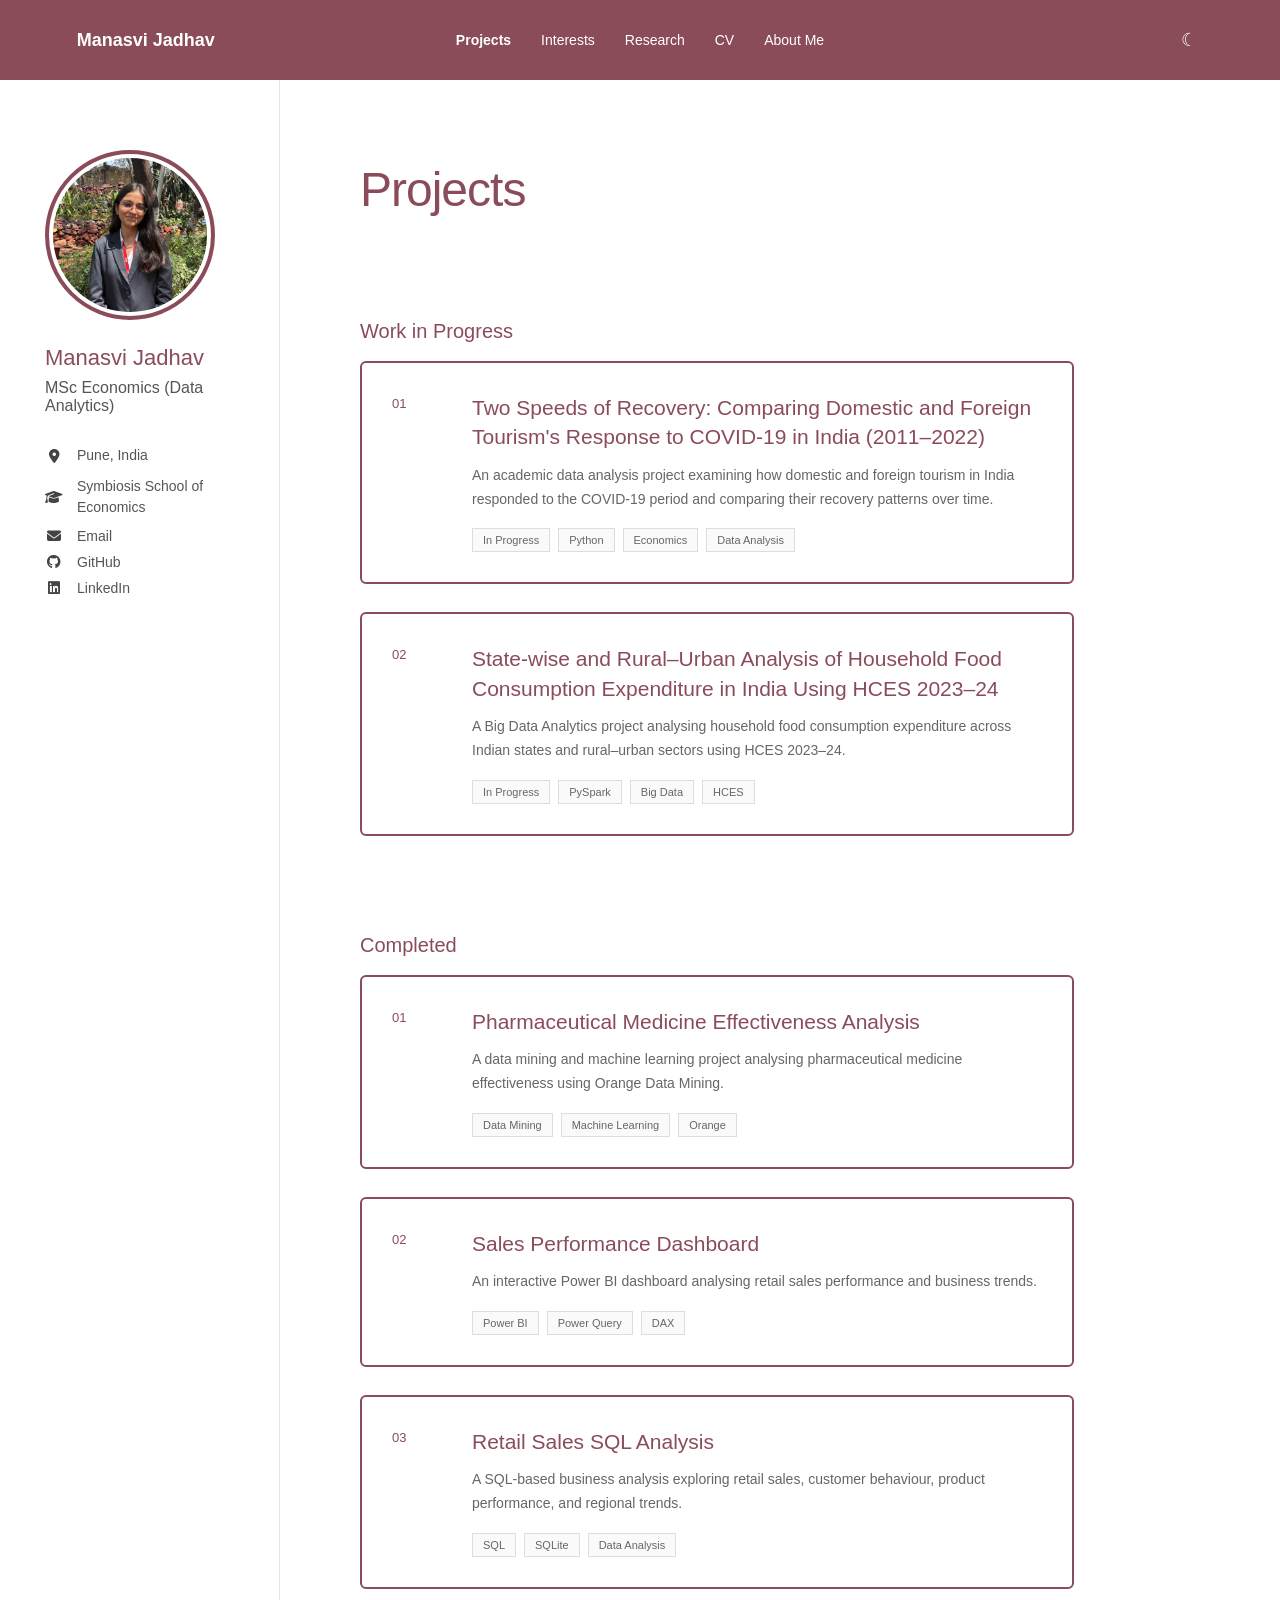
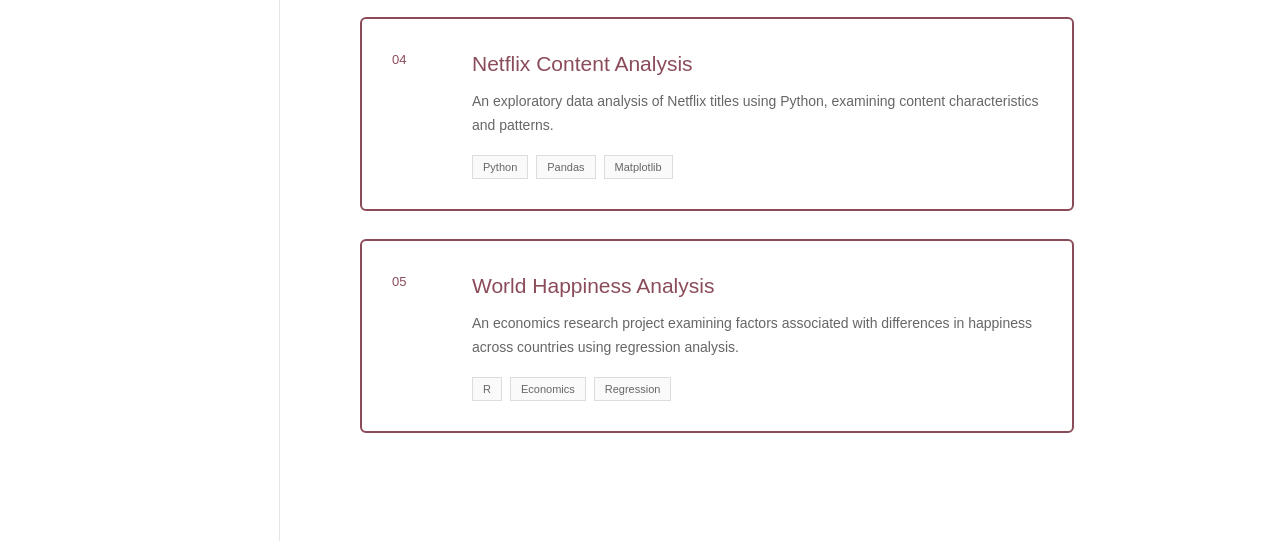
<file: projects.html>
<!DOCTYPE html>
<html lang="en">

<head>
    <meta charset="UTF-8">
    <meta name="viewport" content="width=device-width, initial-scale=1.0">

    <title>Projects | Manasvi Jadhav</title>

    <link rel="stylesheet" href="style.css">
<link rel="stylesheet"
      href="https://cdnjs.cloudflare.com/ajax/libs/font-awesome/6.5.2/css/all.min.css">
<link rel="icon" type="image/svg+xml" href="images/favicon.svg">
</head>

<body>

    <nav>

<div class="logo">
    <a href="index.html">Manasvi Jadhav</a>
</div>

<ul>
    <li>
        <a href="projects.html" class="active">Projects</a>
    </li>

    <li>
        <a href="interests.html">Interests</a>
    </li>

    <li>
        <a href="research.html">Research</a>
    </li>

    <li>
        <a href="cv.html">CV</a>
    </li>

    <li>
        <a href="about.html">About Me</a>
    </li>
</ul>

<button id="dark-mode-toggle" class="dark-mode-toggle" aria-label="Toggle dark mode">
    ☾
</button>

    </nav>


    <div class="page-layout">

        <!-- SIDEBAR -->

<!-- SIDEBAR -->

<aside class="sidebar">

    <div class="profile-photo">
        <img src="images/profile.jpg" alt="Manasvi Jadhav">
    </div>

    <h1>Manasvi Jadhav</h1>

    <p class="profile-title">
        MSc Economics (Data Analytics)
    </p>

    <div class="profile-details">

        <p>
            <span class="profile-icon">
                <i class="fa-solid fa-location-dot"></i>
            </span>
            Pune, India
        </p>

        <p>
            <span class="profile-icon">
                <i class="fa-solid fa-graduation-cap"></i>
            </span>
            Symbiosis School of Economics
        </p>

        <a href="mailto:manasvijadhav06@gmail.com">
            <span class="profile-icon">
                <i class="fa-solid fa-envelope"></i>
            </span>
            Email
        </a>

        <a href="https://github.com/manasvi-sunil-jadhav"
           target="_blank"
           rel="noopener noreferrer">
            <span class="profile-icon">
                <i class="fa-brands fa-github"></i>
            </span>
            GitHub
        </a>

        <a href="https://www.linkedin.com/in/manasvi-jadhav-016164287/"
           target="_blank"
           rel="noopener noreferrer">
            <span class="profile-icon">
                <i class="fa-brands fa-linkedin"></i>
            </span>
            LinkedIn
        </a>

    </div>

</aside>


        <!-- MAIN CONTENT -->

<main class="main-content projects-content">

<h2>
    Projects
</h2>


    <!-- WORK IN PROGRESS -->

    <h3 class="project-section-title">
        Work in Progress
    </h3>


    <!-- PROJECT 01 -->

    <article class="project-row">

        <div class="project-index">
            01
        </div>

        <div class="project-info">

            <h3>
                <a href="tourism.html">
                    Two Speeds of Recovery: Comparing Domestic and Foreign Tourism's Response to COVID-19 in India (2011–2022)
                </a>
            </h3>

            <p>
                An academic data analysis project examining how
                domestic and foreign tourism in India responded to
                the COVID-19 period and comparing their recovery
                patterns over time.
            </p>

            <div class="project-meta">
                <span>In Progress</span>
                <span>Python</span>
                <span>Economics</span>
                <span>Data Analysis</span>
            </div>

        </div>

    </article>


    <!-- PROJECT 02 -->

    <article class="project-row">

        <div class="project-index">
            02
        </div>

        <div class="project-info">

            <h3>
                <a href="hces.html">
                    State-wise and Rural–Urban Analysis of Household Food Consumption Expenditure in India Using HCES 2023–24
                </a>
            </h3>

            <p>
                A Big Data Analytics project analysing household
                food consumption expenditure across Indian states
                and rural–urban sectors using HCES 2023–24.
            </p>

            <div class="project-meta">
                <span>In Progress</span>
                <span>PySpark</span>
                <span>Big Data</span>
                <span>HCES</span>
            </div>

        </div>

    </article>


    <!-- COMPLETED -->

    <h3 class="project-section-title completed-title">
        Completed
    </h3>


    <!-- PROJECT 01 -->

    <article class="project-row">

        <div class="project-index">
            01
        </div>

        <div class="project-info">

            <h3>
                <a href="pharmaceutical.html">
                    Pharmaceutical Medicine Effectiveness Analysis
                </a>
            </h3>

            <p>
                A data mining and machine learning project analysing
                pharmaceutical medicine effectiveness using Orange
                Data Mining.
            </p>

            <div class="project-meta">
                <span>Data Mining</span>
                <span>Machine Learning</span>
                <span>Orange</span>
            </div>

        </div>

    </article>


    <!-- PROJECT 02 -->

    <article class="project-row">

        <div class="project-index">
            02
        </div>

        <div class="project-info">

<h3>
    <a href="sales-dashboard.html">
        Sales Performance Dashboard
    </a>
</h3>

            <p>
                An interactive Power BI dashboard analysing retail
                sales performance and business trends.
            </p>

            <div class="project-meta">
                <span>Power BI</span>
                <span>Power Query</span>
                <span>DAX</span>
            </div>

        </div>

    </article>


    <!-- PROJECT 03 -->

    <article class="project-row">

        <div class="project-index">
            03
        </div>

        <div class="project-info">

<h3>
    <a href="retail-sales-sql.html">
        Retail Sales SQL Analysis
    </a>
</h3>

            <p>
                A SQL-based business analysis exploring retail sales,
                customer behaviour, product performance, and regional
                trends.
            </p>

            <div class="project-meta">
                <span>SQL</span>
                <span>SQLite</span>
                <span>Data Analysis</span>
            </div>

        </div>

    </article>


    <!-- PROJECT 04 -->

    <article class="project-row">

        <div class="project-index">
            04
        </div>

        <div class="project-info">

<h3>
    <a href="netflix-content-analysis.html">
        Netflix Content Analysis
    </a>
</h3>

            <p>
                An exploratory data analysis of Netflix titles using
                Python, examining content characteristics and patterns.
            </p>

            <div class="project-meta">
                <span>Python</span>
                <span>Pandas</span>
                <span>Matplotlib</span>
            </div>

        </div>

    </article>


    <!-- PROJECT 05 -->

    <article class="project-row">

        <div class="project-index">
            05
        </div>

        <div class="project-info">

<h3>
    <a href="world-happiness-analysis.html">
        World Happiness Analysis
    </a>
</h3>

            <p>
                An economics research project examining factors
                associated with differences in happiness across
                countries using regression analysis.
            </p>

            <div class="project-meta">
                <span>R</span>
                <span>Economics</span>
                <span>Regression</span>
            </div>

        </div>

    </article> 

</main>

    </div>

<script src="./dark-mode.js"></script>

</body>

</html>
</file>
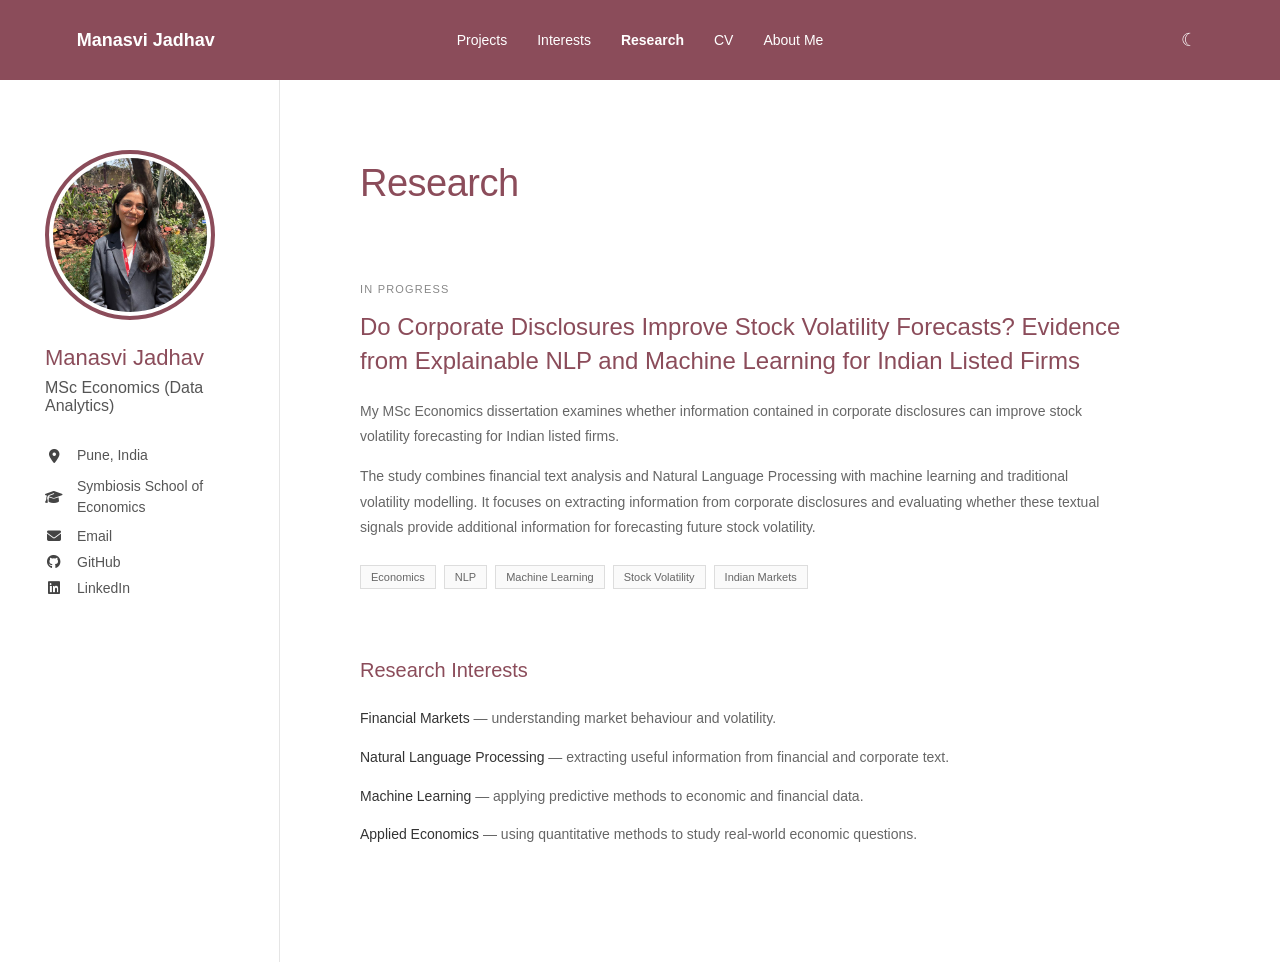
<file: research.html>
<!DOCTYPE html>
<html lang="en">

<head>
    <meta charset="UTF-8">
    <meta name="viewport" content="width=device-width, initial-scale=1.0">

    <title>Research | Manasvi Jadhav</title>

    <link rel="stylesheet" href="style.css">
<link rel="stylesheet"
      href="https://cdnjs.cloudflare.com/ajax/libs/font-awesome/6.5.2/css/all.min.css">
<link rel="icon" type="image/svg+xml" href="images/favicon.svg">
</head>

<body>

    <!-- TOP NAVIGATION -->

<nav>

    <div class="logo">
        <a href="index.html">Manasvi Jadhav</a>
    </div>

    <ul>
        <li>
            <a href="projects.html">Projects</a>
        </li>

        <li>
            <a href="interests.html">Interests</a>
        </li>

        <li>
            <a href="research.html" class="active">Research</a>
        </li>

        <li>
            <a href="cv.html">CV</a>
        </li>

        <li>
            <a href="about.html">About Me</a>
        </li>
    </ul>

    <button id="dark-mode-toggle" class="dark-mode-toggle" aria-label="Toggle dark mode">
        ☾
    </button>

</nav>


    <!-- PAGE LAYOUT -->

    <div class="page-layout">


        <!-- LEFT PROFILE -->

  <!-- SIDEBAR -->

<aside class="sidebar">

    <div class="profile-photo">
        <img src="images/profile.jpg" alt="Manasvi Jadhav">
    </div>

    <h1>Manasvi Jadhav</h1>

    <p class="profile-title">
        MSc Economics (Data Analytics)
    </p>

    <div class="profile-details">

        <p>
            <span class="profile-icon">
                <i class="fa-solid fa-location-dot"></i>
            </span>
            Pune, India
        </p>

        <p>
            <span class="profile-icon">
                <i class="fa-solid fa-graduation-cap"></i>
            </span>
            Symbiosis School of Economics
        </p>

        <a href="mailto:manasvijadhav06@gmail.com">
            <span class="profile-icon">
                <i class="fa-solid fa-envelope"></i>
            </span>
            Email
        </a>

        <a href="https://github.com/manasvi-sunil-jadhav"
           target="_blank"
           rel="noopener noreferrer">
            <span class="profile-icon">
                <i class="fa-brands fa-github"></i>
            </span>
            GitHub
        </a>

        <a href="https://www.linkedin.com/in/manasvi-jadhav-016164287/"
           target="_blank"
           rel="noopener noreferrer">
            <span class="profile-icon">
                <i class="fa-brands fa-linkedin"></i>
            </span>
            LinkedIn
        </a>

    </div>

</aside>


        <!-- RESEARCH CONTENT -->

        <main class="main-content research-content">

<h2>
    Research
</h2>

            <!-- CURRENT RESEARCH -->

            <article class="research-project">

                <div class="research-status">
                    IN PROGRESS
                </div>

                <h3>
                    Do Corporate Disclosures Improve Stock Volatility
                    Forecasts? Evidence from Explainable NLP and
                    Machine Learning for Indian Listed Firms
                </h3>

                <p>
                    My MSc Economics dissertation examines whether
                    information contained in corporate disclosures
                    can improve stock volatility forecasting for
                    Indian listed firms.
                </p>

                <p>
                    The study combines financial text analysis and
                    Natural Language Processing with machine learning
                    and traditional volatility modelling. It focuses
                    on extracting information from corporate
                    disclosures and evaluating whether these textual
                    signals provide additional information for
                    forecasting future stock volatility.
                </p>

                <div class="research-meta">

                    <span>Economics</span>
                    <span>NLP</span>
                    <span>Machine Learning</span>
                    <span>Stock Volatility</span>
                    <span>Indian Markets</span>

                </div>

            </article>


            <!-- RESEARCH INTERESTS -->

            <article class="research-section">

                <h3>
                    Research Interests
                </h3>

                <div class="research-list">

                    <p>
                        <strong>Financial Markets</strong>
                        — understanding market behaviour and
                        volatility.
                    </p>

                    <p>
                        <strong>Natural Language Processing</strong>
                        — extracting useful information from
                        financial and corporate text.
                    </p>

                    <p>
                        <strong>Machine Learning</strong>
                        — applying predictive methods to
                        economic and financial data.
                    </p>

                    <p>
                        <strong>Applied Economics</strong>
                        — using quantitative methods to study
                        real-world economic questions.
                    </p>

                </div>

            </article>

        </main>

    </div>
<script src="./dark-mode.js"></script>
</body>

</html>
</file>
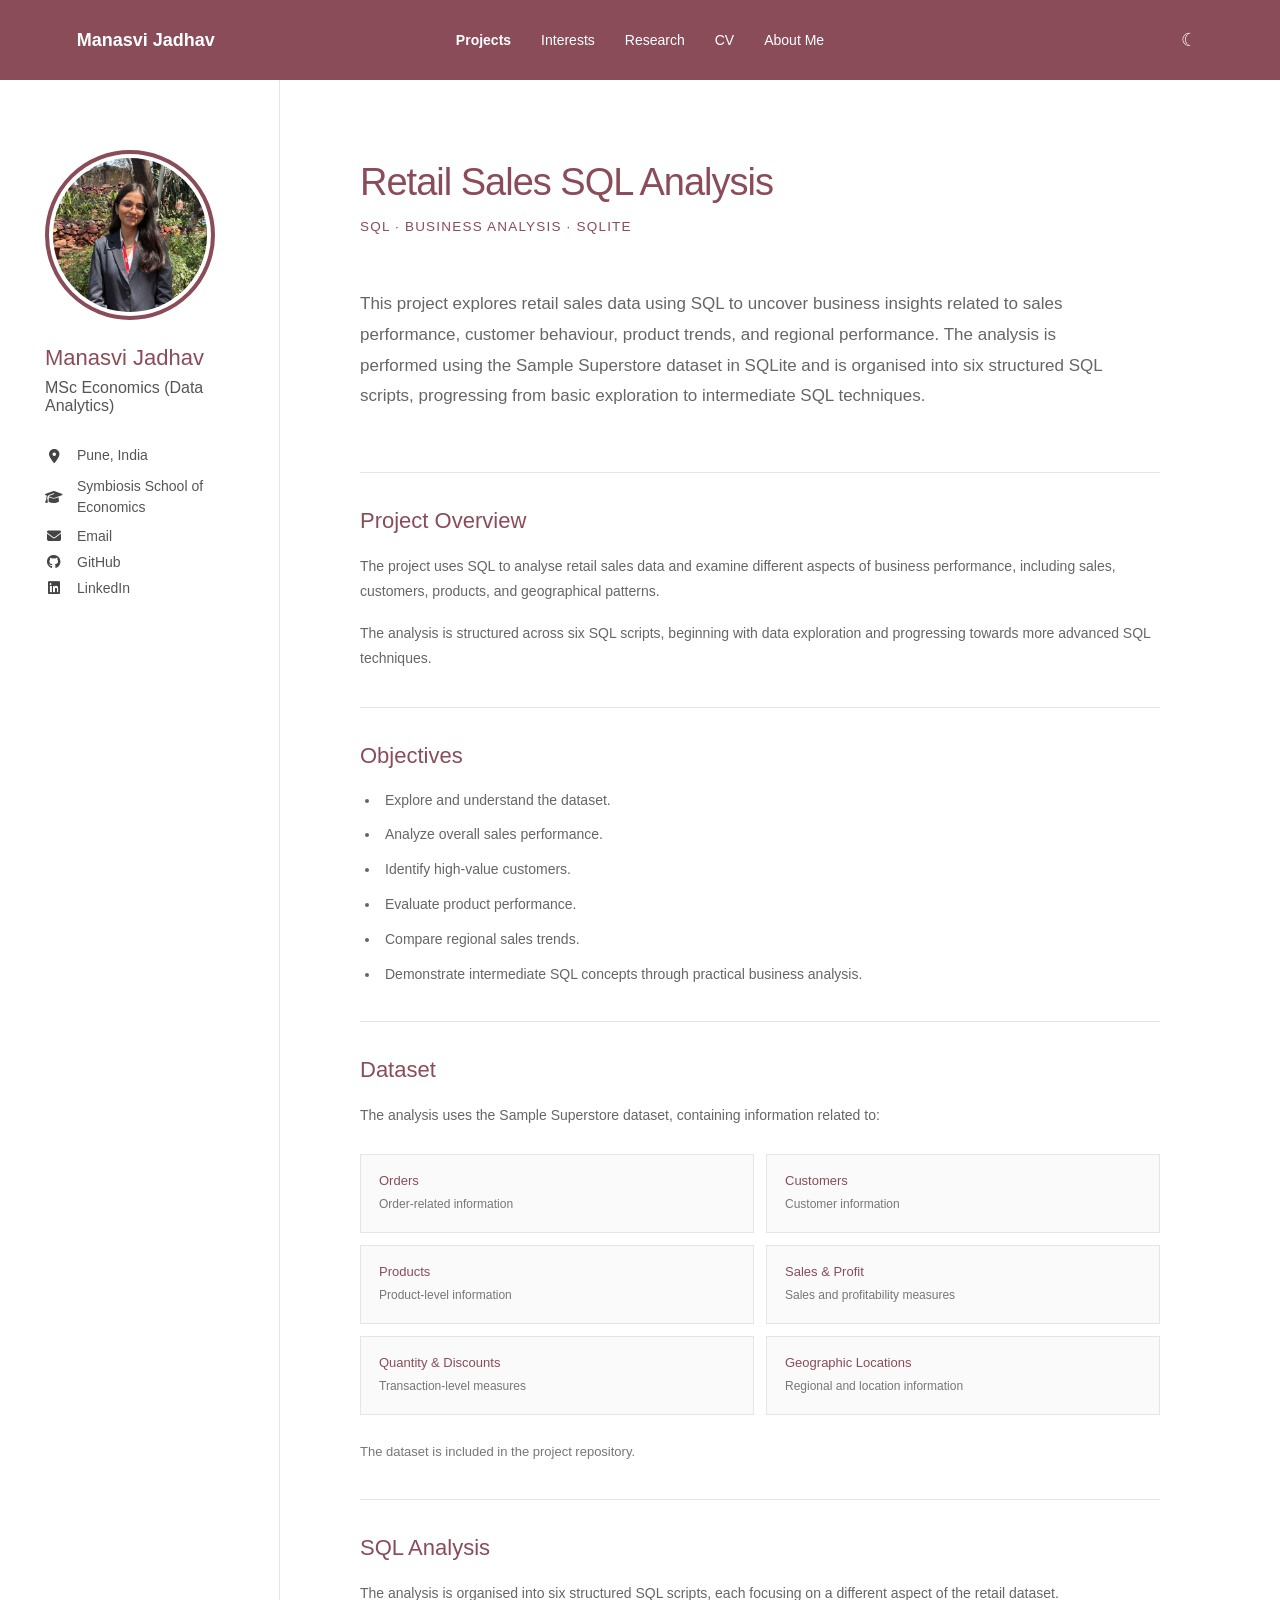
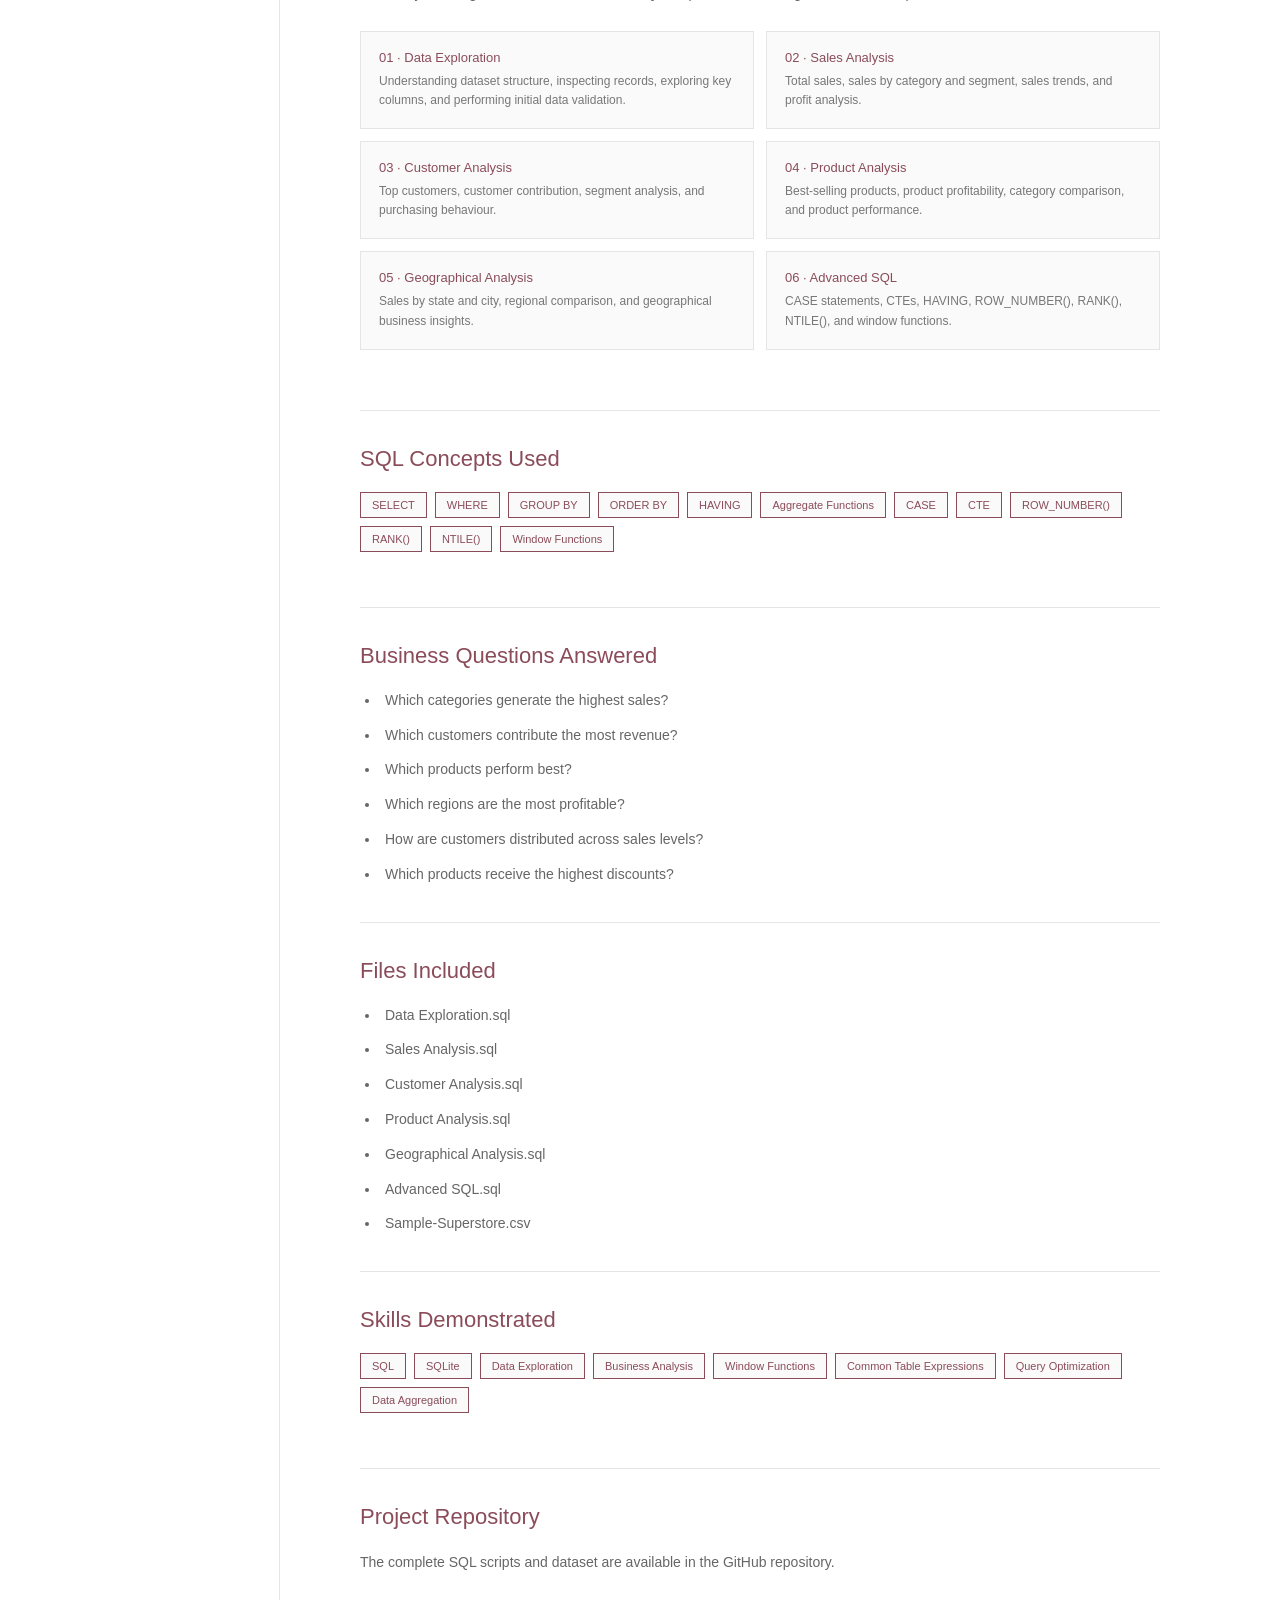
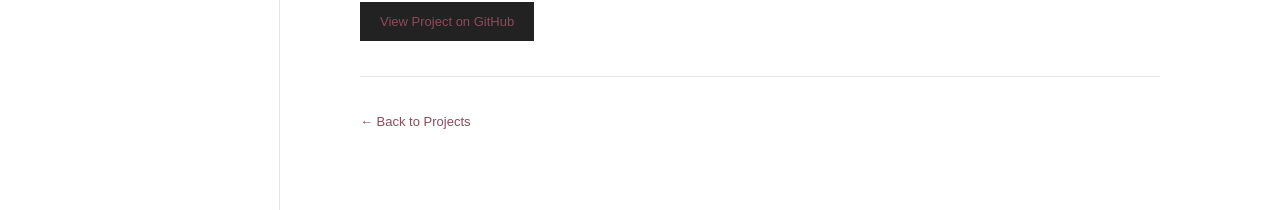
<file: retail-sales-sql.html>
<!DOCTYPE html>
<html lang="en">

<head>
    <meta charset="UTF-8">
    <meta name="viewport" content="width=device-width, initial-scale=1.0">
    <title>Retail Sales SQL Analysis | Manasvi Jadhav</title>
    <link rel="stylesheet" href="style.css">
<link rel="stylesheet"
      href="https://cdnjs.cloudflare.com/ajax/libs/font-awesome/6.5.2/css/all.min.css">
<link rel="icon" type="image/svg+xml" href="images/favicon.svg">
</head>

<body>

<nav>

    <div class="logo">
        <a href="index.html">Manasvi Jadhav</a>
    </div>

    <ul>
        <li>
            <a href="projects.html" class="active">Projects</a>
        </li>

        <li>
            <a href="interests.html">Interests</a>
        </li>

        <li>
            <a href="research.html">Research</a>
        </li>

        <li>
            <a href="cv.html">CV</a>
        </li>

        <li>
            <a href="about.html">About Me</a>
        </li>
    </ul>

    <button id="dark-mode-toggle" class="dark-mode-toggle" aria-label="Toggle dark mode">
        ☾
    </button>

</nav>


    <div class="page-layout">

<!-- SIDEBAR -->

<aside class="sidebar">

    <div class="profile-photo">
        <img src="images/profile.jpg" alt="Manasvi Jadhav">
    </div>

    <h1>Manasvi Jadhav</h1>

    <p class="profile-title">
        MSc Economics (Data Analytics)
    </p>

    <div class="profile-details">

        <p>
            <span class="profile-icon">
                <i class="fa-solid fa-location-dot"></i>
            </span>
            Pune, India
        </p>

        <p>
            <span class="profile-icon">
                <i class="fa-solid fa-graduation-cap"></i>
            </span>
            Symbiosis School of Economics
        </p>

        <a href="mailto:manasvijadhav06@gmail.com">
            <span class="profile-icon">
                <i class="fa-solid fa-envelope"></i>
            </span>
            Email
        </a>

        <a href="https://github.com/manasvi-sunil-jadhav"
           target="_blank"
           rel="noopener noreferrer">
            <span class="profile-icon">
                <i class="fa-brands fa-github"></i>
            </span>
            GitHub
        </a>

        <a href="https://www.linkedin.com/in/manasvi-jadhav-016164287/"
           target="_blank"
           rel="noopener noreferrer">
            <span class="profile-icon">
                <i class="fa-brands fa-linkedin"></i>
            </span>
            LinkedIn
        </a>

    </div>

</aside>

        <main class="main-content project-detail-content">

<h2>
    Retail Sales SQL Analysis
</h2>

<p class="eyebrow">
    SQL · BUSINESS ANALYSIS · SQLITE
</p>

            <p class="project-detail-intro">
                This project explores retail sales data using SQL to uncover
                business insights related to sales performance, customer
                behaviour, product trends, and regional performance. The
                analysis is performed using the Sample Superstore dataset
                in SQLite and is organised into six structured SQL scripts,
                progressing from basic exploration to intermediate SQL
                techniques.
            </p>


            <section class="detail-section">

                <h3>Project Overview</h3>

                <p>
                    The project uses SQL to analyse retail sales data and
                    examine different aspects of business performance,
                    including sales, customers, products, and geographical
                    patterns.
                </p>

                <p>
                    The analysis is structured across six SQL scripts,
                    beginning with data exploration and progressing towards
                    more advanced SQL techniques.
                </p>

            </section>


            <section class="detail-section">

                <h3>Objectives</h3>

                <ul class="detail-list">
                    <li>Explore and understand the dataset.</li>
                    <li>Analyze overall sales performance.</li>
                    <li>Identify high-value customers.</li>
                    <li>Evaluate product performance.</li>
                    <li>Compare regional sales trends.</li>
                    <li>
                        Demonstrate intermediate SQL concepts through
                        practical business analysis.
                    </li>
                </ul>

            </section>


            <section class="detail-section">

                <h3>Dataset</h3>

                <p>
                    The analysis uses the Sample Superstore dataset,
                    containing information related to:
                </p>

                <div class="feature-grid">

                    <div class="feature-item">
                        <strong>Orders</strong>
                        <span>Order-related information</span>
                    </div>

                    <div class="feature-item">
                        <strong>Customers</strong>
                        <span>Customer information</span>
                    </div>

                    <div class="feature-item">
                        <strong>Products</strong>
                        <span>Product-level information</span>
                    </div>

                    <div class="feature-item">
                        <strong>Sales & Profit</strong>
                        <span>Sales and profitability measures</span>
                    </div>

                    <div class="feature-item">
                        <strong>Quantity & Discounts</strong>
                        <span>Transaction-level measures</span>
                    </div>

                    <div class="feature-item">
                        <strong>Geographic Locations</strong>
                        <span>Regional and location information</span>
                    </div>

                </div>

                <p class="detail-note">
                    The dataset is included in the project repository.
                </p>

            </section>


            <section class="detail-section">

                <h3>SQL Analysis</h3>

                <p>
                    The analysis is organised into six structured SQL
                    scripts, each focusing on a different aspect of the
                    retail dataset.
                </p>

                <div class="feature-grid">

                    <div class="feature-item">
                        <strong>01 · Data Exploration</strong>
                        <span>
                            Understanding dataset structure, inspecting
                            records, exploring key columns, and performing
                            initial data validation.
                        </span>
                    </div>

                    <div class="feature-item">
                        <strong>02 · Sales Analysis</strong>
                        <span>
                            Total sales, sales by category and segment,
                            sales trends, and profit analysis.
                        </span>
                    </div>

                    <div class="feature-item">
                        <strong>03 · Customer Analysis</strong>
                        <span>
                            Top customers, customer contribution, segment
                            analysis, and purchasing behaviour.
                        </span>
                    </div>

                    <div class="feature-item">
                        <strong>04 · Product Analysis</strong>
                        <span>
                            Best-selling products, product profitability,
                            category comparison, and product performance.
                        </span>
                    </div>

                    <div class="feature-item">
                        <strong>05 · Geographical Analysis</strong>
                        <span>
                            Sales by state and city, regional comparison,
                            and geographical business insights.
                        </span>
                    </div>

                    <div class="feature-item">
                        <strong>06 · Advanced SQL</strong>
                        <span>
                            CASE statements, CTEs, HAVING, ROW_NUMBER(),
                            RANK(), NTILE(), and window functions.
                        </span>
                    </div>

                </div>

            </section>


            <section class="detail-section">

                <h3>SQL Concepts Used</h3>

                <div class="detail-tags">

                    <span>SELECT</span>
                    <span>WHERE</span>
                    <span>GROUP BY</span>
                    <span>ORDER BY</span>
                    <span>HAVING</span>
                    <span>Aggregate Functions</span>
                    <span>CASE</span>
                    <span>CTE</span>
                    <span>ROW_NUMBER()</span>
                    <span>RANK()</span>
                    <span>NTILE()</span>
                    <span>Window Functions</span>

                </div>

            </section>


            <section class="detail-section">

                <h3>Business Questions Answered</h3>

                <ul class="detail-list">

                    <li>
                        Which categories generate the highest sales?
                    </li>

                    <li>
                        Which customers contribute the most revenue?
                    </li>

                    <li>
                        Which products perform best?
                    </li>

                    <li>
                        Which regions are the most profitable?
                    </li>

                    <li>
                        How are customers distributed across sales levels?
                    </li>

                    <li>
                        Which products receive the highest discounts?
                    </li>

                </ul>

            </section>


            <section class="detail-section">

                <h3>Files Included</h3>

                <ul class="detail-list">

                    <li>Data Exploration.sql</li>
                    <li>Sales Analysis.sql</li>
                    <li>Customer Analysis.sql</li>
                    <li>Product Analysis.sql</li>
                    <li>Geographical Analysis.sql</li>
                    <li>Advanced SQL.sql</li>
                    <li>Sample-Superstore.csv</li>

                </ul>

            </section>


            <section class="detail-section">

                <h3>Skills Demonstrated</h3>

                <div class="detail-tags">

                    <span>SQL</span>
                    <span>SQLite</span>
                    <span>Data Exploration</span>
                    <span>Business Analysis</span>
                    <span>Window Functions</span>
                    <span>Common Table Expressions</span>
                    <span>Query Optimization</span>
                    <span>Data Aggregation</span>

                </div>

            </section>


            <section class="detail-section">

                <h3>Project Repository</h3>

                <p>
                    The complete SQL scripts and dataset are available in
                    the GitHub repository.
                </p>

                <a
                    href="https://github.com/manasvi-sunil-jadhav/Retail-Sales-SQL-Analysis"
                    target="_blank"
                    class="project-github-button">
                    View Project on GitHub
                </a>

            </section>


            <div class="back-to-projects">
                <a href="projects.html">
                    ← Back to Projects
                </a>
            </div>

        </main>

    </div>
<script src="./dark-mode.js"></script>
</body>

</html>
</file>
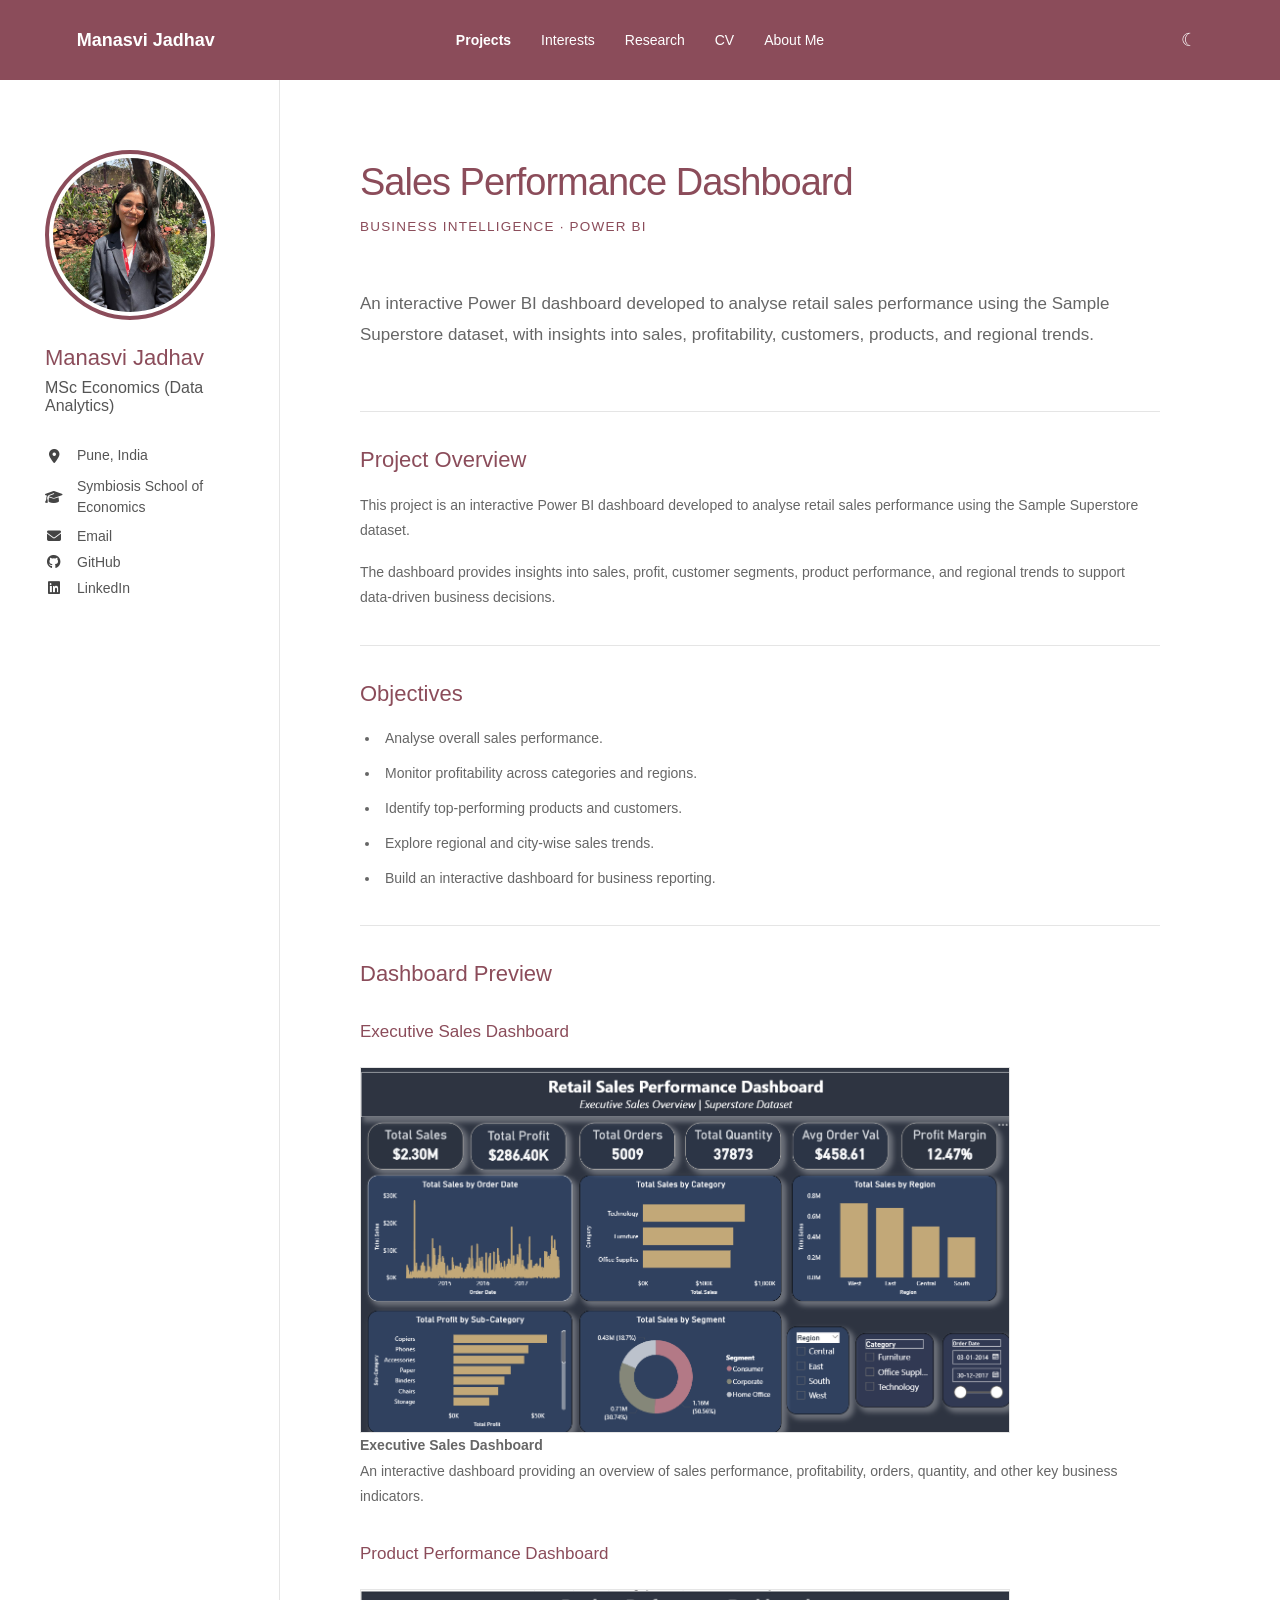
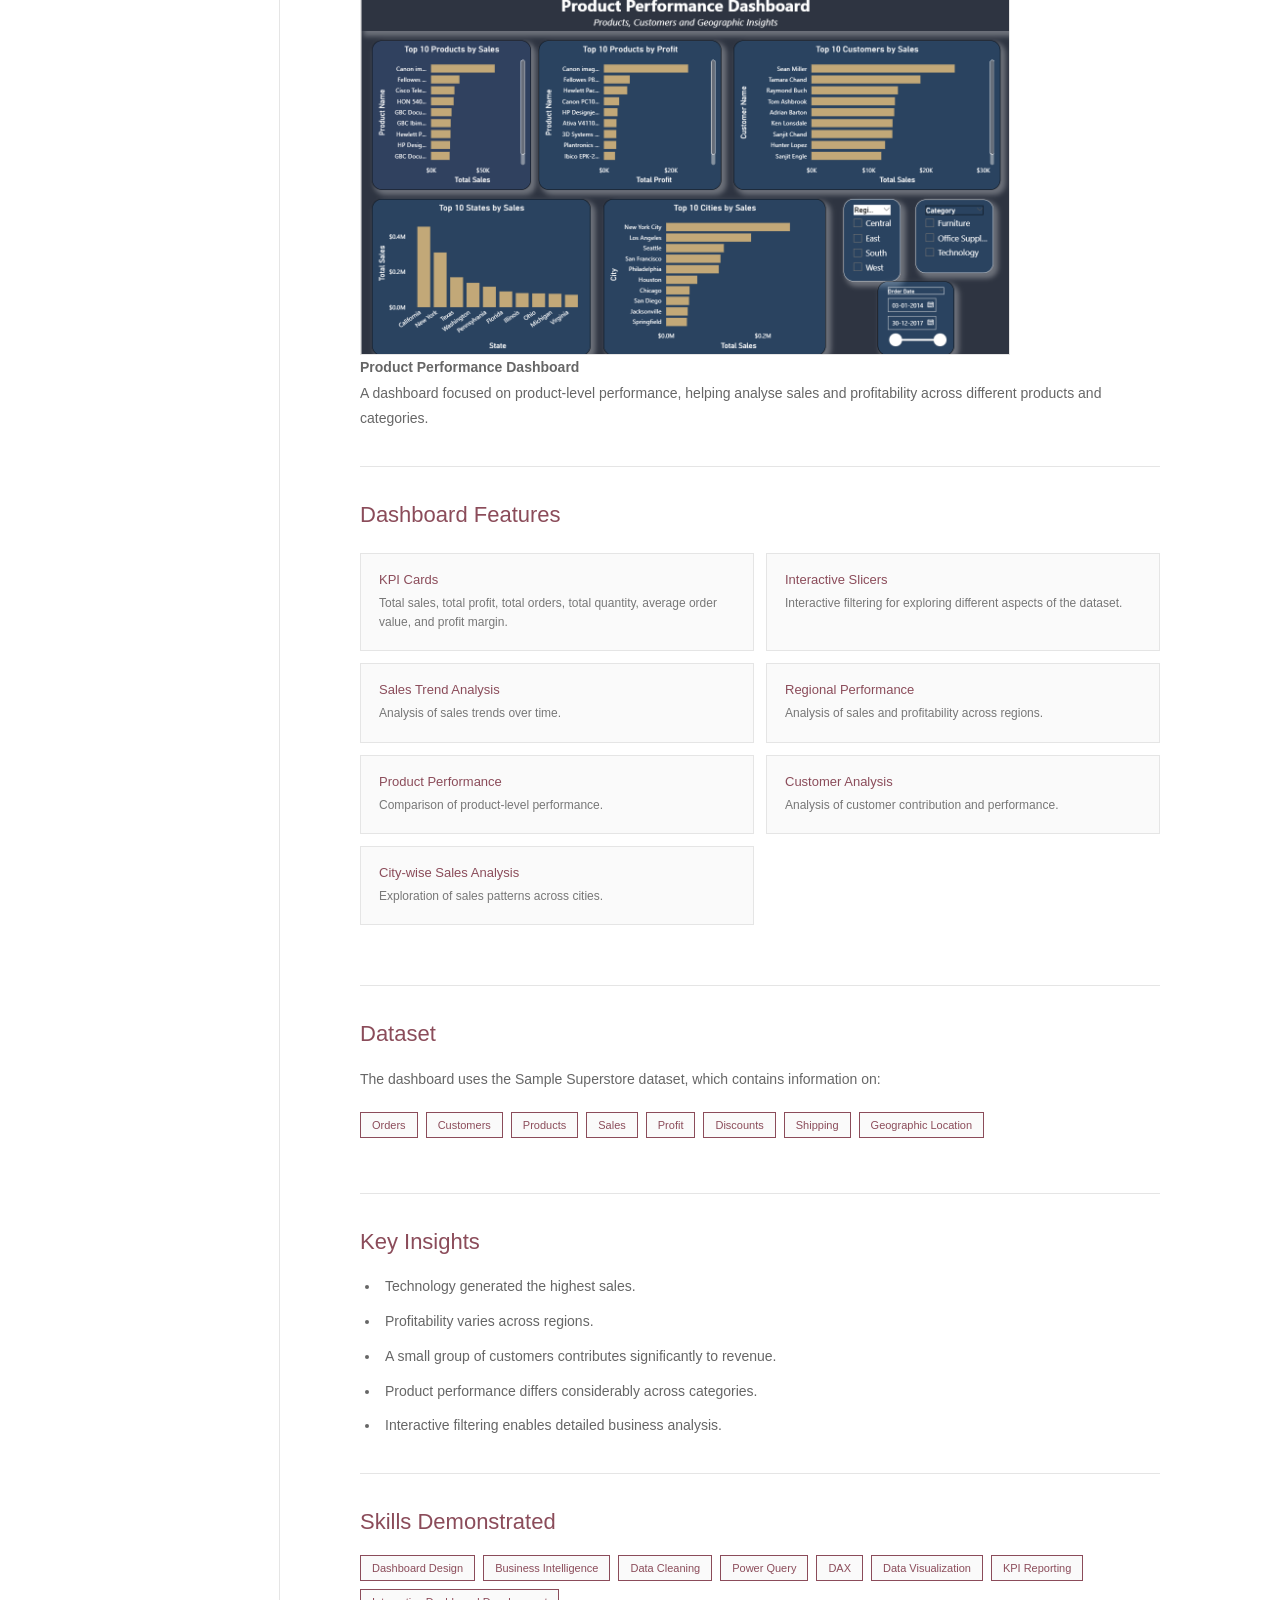
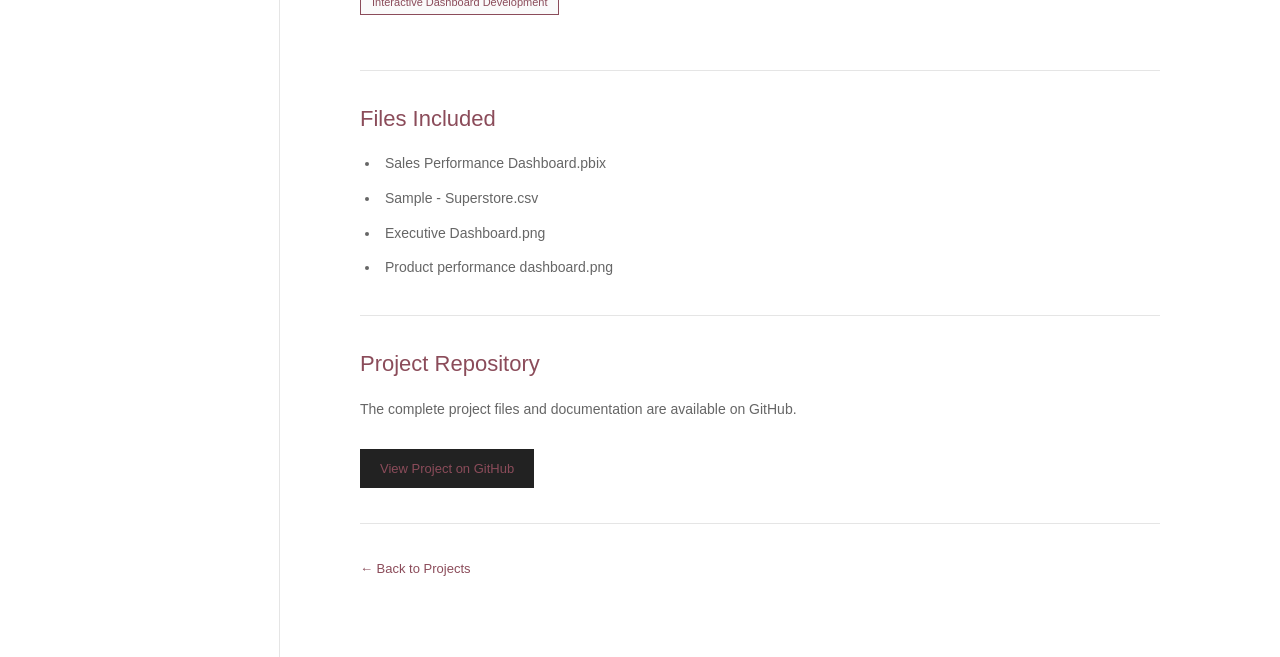
<file: sales-dashboard.html>
<!DOCTYPE html>
<html lang="en">

<head>
    <meta charset="UTF-8">
    <meta name="viewport" content="width=device-width, initial-scale=1.0">

    <title>Sales Performance Dashboard | Manasvi Jadhav</title>

    <link rel="stylesheet" href="style.css">
<link rel="stylesheet"
      href="https://cdnjs.cloudflare.com/ajax/libs/font-awesome/6.5.2/css/all.min.css">
<link rel="icon" type="image/svg+xml" href="images/favicon.svg">
</head>

<body>

<nav>

    <div class="logo">
        <a href="index.html">Manasvi Jadhav</a>
    </div>

    <ul>
        <li>
            <a href="projects.html" class="active">Projects</a>
        </li>

        <li>
            <a href="interests.html">Interests</a>
        </li>

        <li>
            <a href="research.html">Research</a>
        </li>

        <li>
            <a href="cv.html">CV</a>
        </li>

        <li>
            <a href="about.html">About Me</a>
        </li>
    </ul>

    <button id="dark-mode-toggle" class="dark-mode-toggle" aria-label="Toggle dark mode">
        ☾
    </button>

</nav>


    <div class="page-layout">

 <!-- SIDEBAR -->

<aside class="sidebar">

    <div class="profile-photo">
        <img src="images/profile.jpg" alt="Manasvi Jadhav">
    </div>

    <h1>Manasvi Jadhav</h1>

    <p class="profile-title">
        MSc Economics (Data Analytics)
    </p>

    <div class="profile-details">

        <p>
            <span class="profile-icon">
                <i class="fa-solid fa-location-dot"></i>
            </span>
            Pune, India
        </p>

        <p>
            <span class="profile-icon">
                <i class="fa-solid fa-graduation-cap"></i>
            </span>
            Symbiosis School of Economics
        </p>

        <a href="mailto:manasvijadhav06@gmail.com">
            <span class="profile-icon">
                <i class="fa-solid fa-envelope"></i>
            </span>
            Email
        </a>

        <a href="https://github.com/manasvi-sunil-jadhav"
           target="_blank"
           rel="noopener noreferrer">
            <span class="profile-icon">
                <i class="fa-brands fa-github"></i>
            </span>
            GitHub
        </a>

        <a href="https://www.linkedin.com/in/manasvi-jadhav-016164287/"
           target="_blank"
           rel="noopener noreferrer">
            <span class="profile-icon">
                <i class="fa-brands fa-linkedin"></i>
            </span>
            LinkedIn
        </a>

    </div>

</aside>

        <main class="main-content project-detail-content">
<h2>
    Sales Performance Dashboard
</h2>

<p class="eyebrow">
    BUSINESS INTELLIGENCE · POWER BI
</p>
            <p class="project-detail-intro">
                An interactive Power BI dashboard developed to analyse
                retail sales performance using the Sample Superstore
                dataset, with insights into sales, profitability,
                customers, products, and regional trends.
            </p>


            <!-- PROJECT OVERVIEW -->

            <section class="detail-section">

                <h3>Project Overview</h3>

                <p>
                    This project is an interactive Power BI dashboard
                    developed to analyse retail sales performance using
                    the Sample Superstore dataset.
                </p>

                <p>
                    The dashboard provides insights into sales, profit,
                    customer segments, product performance, and regional
                    trends to support data-driven business decisions.
                </p>

            </section>


            <!-- OBJECTIVES -->

            <section class="detail-section">

                <h3>Objectives</h3>

                <ul class="detail-list">

                    <li>
                        Analyse overall sales performance.
                    </li>

                    <li>
                        Monitor profitability across categories and
                        regions.
                    </li>

                    <li>
                        Identify top-performing products and customers.
                    </li>

                    <li>
                        Explore regional and city-wise sales trends.
                    </li>

                    <li>
                        Build an interactive dashboard for business
                        reporting.
                    </li>

                </ul>

            </section>


            <!-- DASHBOARD PREVIEW -->

            <section class="detail-section">

                <h3>Dashboard Preview</h3>

                <h4>Executive Sales Dashboard</h4>

                <div class="project-image">

                    <img src="images/executive-dashboard.png"
                         alt="Executive Sales Dashboard">

                </div>

                <p class="image-caption">
                    <strong>Executive Sales Dashboard</strong><br>
                    An interactive dashboard providing an overview of
                    sales performance, profitability, orders, quantity,
                    and other key business indicators.
                </p>


                <h4>Product Performance Dashboard</h4>

                <div class="project-image">

                    <img src="images/product-performance-dashboard.png"
                         alt="Product Performance Dashboard">

                </div>

                <p class="image-caption">
                    <strong>Product Performance Dashboard</strong><br>
                    A dashboard focused on product-level performance,
                    helping analyse sales and profitability across
                    different products and categories.
                </p>

            </section>


            <!-- DASHBOARD FEATURES -->

            <section class="detail-section">

                <h3>Dashboard Features</h3>

                <div class="feature-grid">

                    <div class="feature-item">
                        <strong>KPI Cards</strong>
                        <span>
                            Total sales, total profit, total orders,
                            total quantity, average order value, and
                            profit margin.
                        </span>
                    </div>

                    <div class="feature-item">
                        <strong>Interactive Slicers</strong>
                        <span>
                            Interactive filtering for exploring
                            different aspects of the dataset.
                        </span>
                    </div>

                    <div class="feature-item">
                        <strong>Sales Trend Analysis</strong>
                        <span>
                            Analysis of sales trends over time.
                        </span>
                    </div>

                    <div class="feature-item">
                        <strong>Regional Performance</strong>
                        <span>
                            Analysis of sales and profitability across
                            regions.
                        </span>
                    </div>

                    <div class="feature-item">
                        <strong>Product Performance</strong>
                        <span>
                            Comparison of product-level performance.
                        </span>
                    </div>

                    <div class="feature-item">
                        <strong>Customer Analysis</strong>
                        <span>
                            Analysis of customer contribution and
                            performance.
                        </span>
                    </div>

                    <div class="feature-item">
                        <strong>City-wise Sales Analysis</strong>
                        <span>
                            Exploration of sales patterns across cities.
                        </span>
                    </div>

                </div>

            </section>


            <!-- DATASET -->

            <section class="detail-section">

                <h3>Dataset</h3>

                <p>
                    The dashboard uses the Sample Superstore dataset,
                    which contains information on:
                </p>

                <div class="detail-tags">

                    <span>Orders</span>
                    <span>Customers</span>
                    <span>Products</span>
                    <span>Sales</span>
                    <span>Profit</span>
                    <span>Discounts</span>
                    <span>Shipping</span>
                    <span>Geographic Location</span>

                </div>

            </section>


            <!-- KEY INSIGHTS -->

            <section class="detail-section">

                <h3>Key Insights</h3>

                <ul class="detail-list">

                    <li>
                        Technology generated the highest sales.
                    </li>

                    <li>
                        Profitability varies across regions.
                    </li>

                    <li>
                        A small group of customers contributes
                        significantly to revenue.
                    </li>

                    <li>
                        Product performance differs considerably
                        across categories.
                    </li>

                    <li>
                        Interactive filtering enables detailed
                        business analysis.
                    </li>

                </ul>

            </section>


            <!-- SKILLS -->

            <section class="detail-section">

                <h3>Skills Demonstrated</h3>

                <div class="detail-tags">

                    <span>Dashboard Design</span>
                    <span>Business Intelligence</span>
                    <span>Data Cleaning</span>
                    <span>Power Query</span>
                    <span>DAX</span>
                    <span>Data Visualization</span>
                    <span>KPI Reporting</span>
                    <span>Interactive Dashboard Development</span>

                </div>

            </section>


            <!-- FILES -->

            <section class="detail-section">

                <h3>Files Included</h3>

                <ul class="detail-list">

                    <li>
                        Sales Performance Dashboard.pbix
                    </li>

                    <li>
                        Sample - Superstore.csv
                    </li>

                    <li>
                        Executive Dashboard.png
                    </li>

                    <li>
                        Product performance dashboard.png
                    </li>

                </ul>

            </section>


            <!-- REPOSITORY -->

            <section class="detail-section">

                <h3>Project Repository</h3>

                <p>
                    The complete project files and documentation are
                    available on GitHub.
                </p>

                <a class="project-github-button"
                   href="https://github.com/manasvi-sunil-jadhav/Sales-Performance-Dashboard"
                   target="_blank">
                    View Project on GitHub
                </a>

            </section>


            <!-- BACK -->

            <div class="back-to-projects">

                <a href="projects.html">
                    ← Back to Projects
                </a>

            </div>

        </main>

    </div>
<script src="./dark-mode.js"></script>
</body>

</html>
</file>
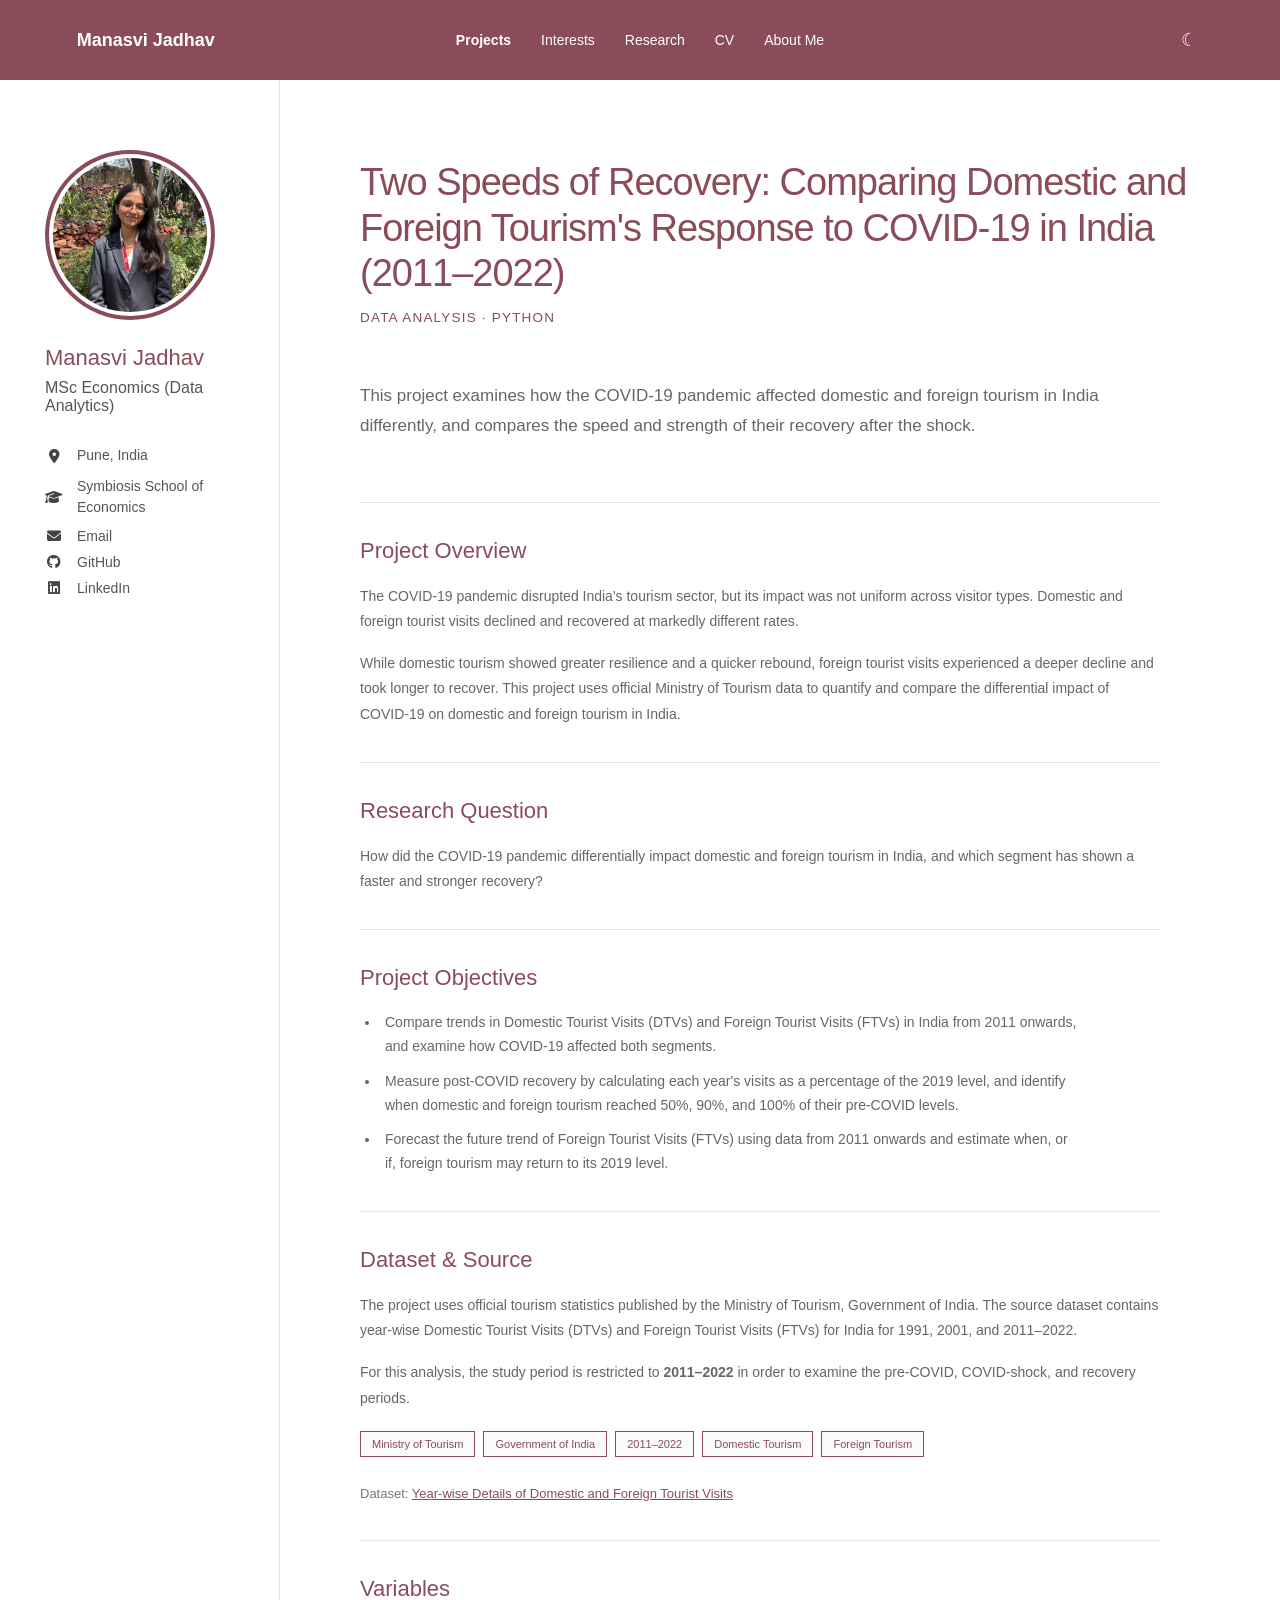
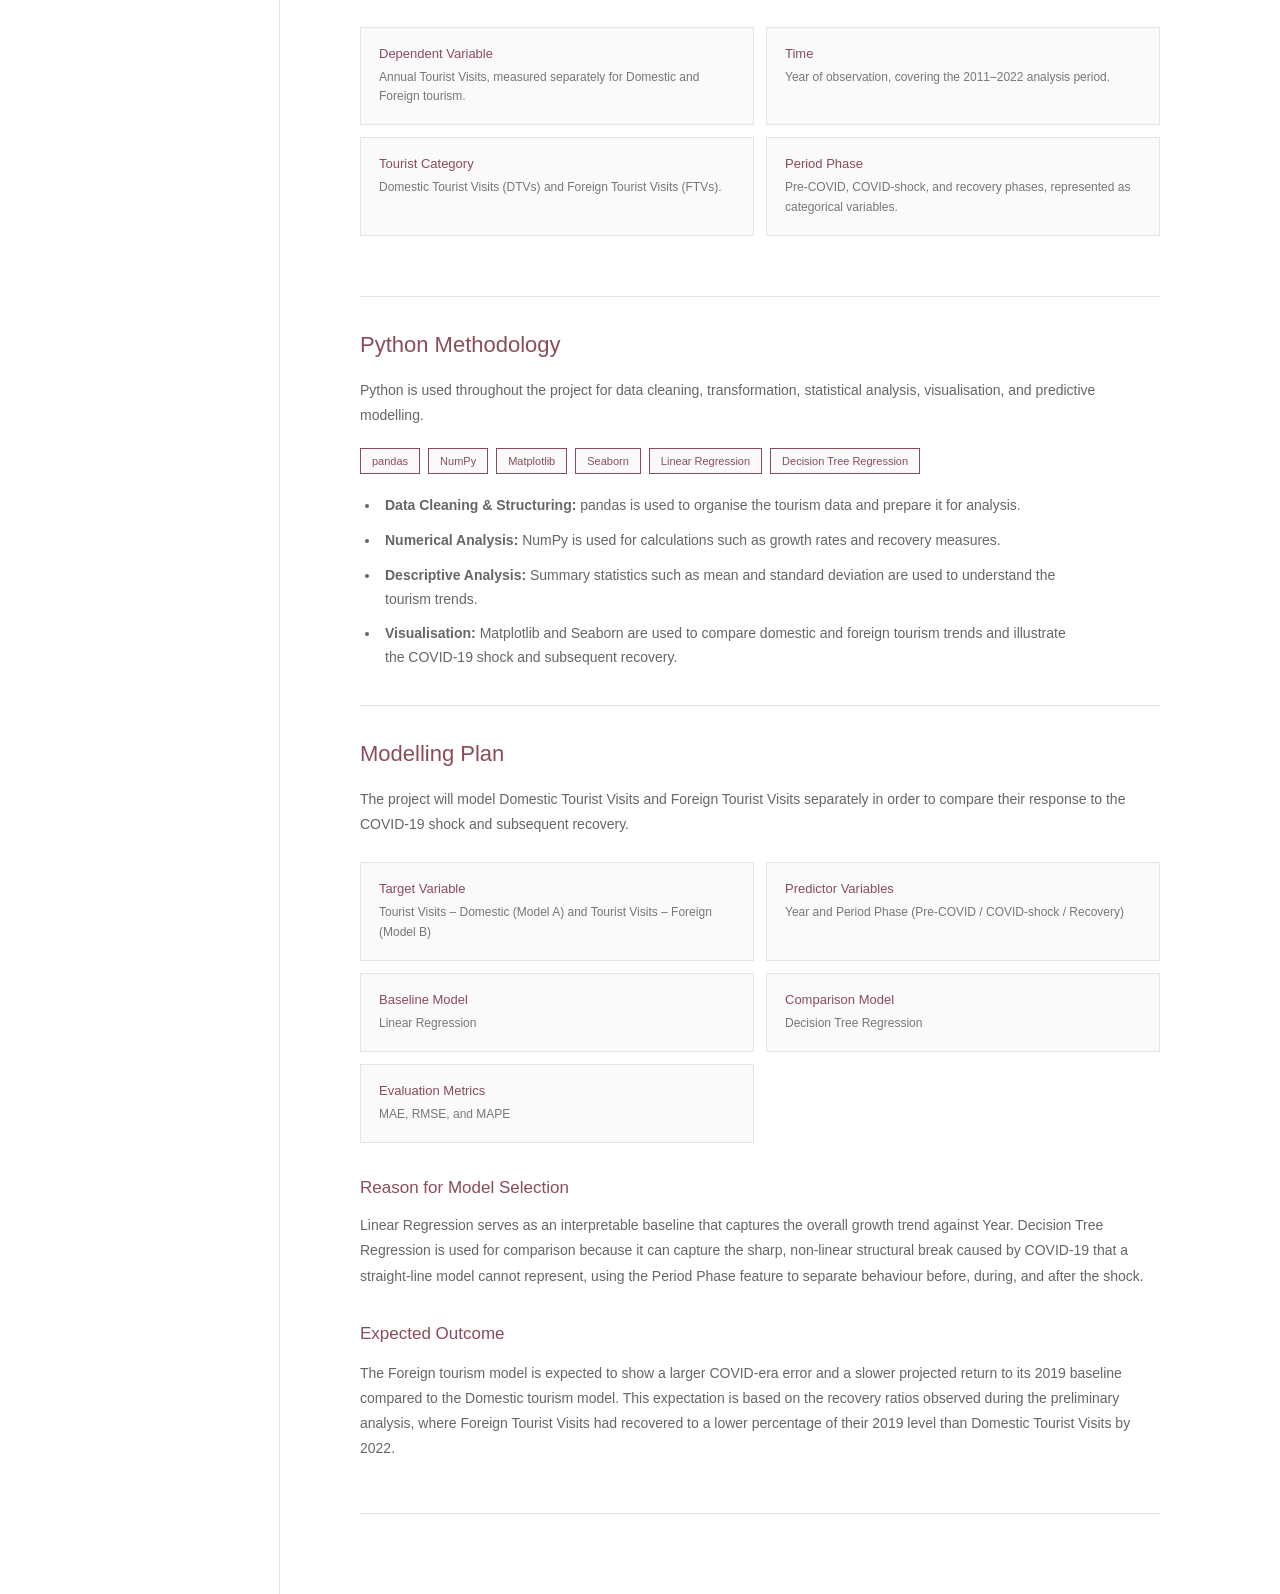
<file: tourism.html>
<!DOCTYPE html>
<html lang="en">
<head>
    <meta charset="UTF-8">
    <meta name="viewport" content="width=device-width, initial-scale=1.0">

    <title>Two Speeds of Recovery | Manasvi Jadhav</title>

    <link rel="stylesheet" href="style.css">
<link rel="stylesheet"
      href="https://cdnjs.cloudflare.com/ajax/libs/font-awesome/6.5.2/css/all.min.css">
<link rel="icon" type="image/svg+xml" href="images/favicon.svg">
</head>

<body>

<nav>

    <div class="logo">
        <a href="index.html">Manasvi Jadhav</a>
    </div>

    <ul>
        <li>
            <a href="projects.html" class="active">Projects</a>
        </li>

        <li>
            <a href="interests.html">Interests</a>
        </li>

        <li>
            <a href="research.html">Research</a>
        </li>

        <li>
            <a href="cv.html">CV</a>
        </li>

        <li>
            <a href="about.html">About Me</a>
        </li>
    </ul>

    <button id="dark-mode-toggle" class="dark-mode-toggle" aria-label="Toggle dark mode">
        ☾
    </button>

</nav>

    <div class="page-layout">

 <!-- SIDEBAR -->

<aside class="sidebar">

    <div class="profile-photo">
        <img src="images/profile.jpg" alt="Manasvi Jadhav">
    </div>

    <h1>Manasvi Jadhav</h1>

    <p class="profile-title">
        MSc Economics (Data Analytics)
    </p>

    <div class="profile-details">

        <p>
            <span class="profile-icon">
                <i class="fa-solid fa-location-dot"></i>
            </span>
            Pune, India
        </p>

        <p>
            <span class="profile-icon">
                <i class="fa-solid fa-graduation-cap"></i>
            </span>
            Symbiosis School of Economics
        </p>

        <a href="mailto:manasvijadhav06@gmail.com">
            <span class="profile-icon">
                <i class="fa-solid fa-envelope"></i>
            </span>
            Email
        </a>

        <a href="https://github.com/manasvi-sunil-jadhav"
           target="_blank"
           rel="noopener noreferrer">
            <span class="profile-icon">
                <i class="fa-brands fa-github"></i>
            </span>
            GitHub
        </a>

        <a href="https://www.linkedin.com/in/manasvi-jadhav-016164287/"
           target="_blank"
           rel="noopener noreferrer">
            <span class="profile-icon">
                <i class="fa-brands fa-linkedin"></i>
            </span>
            LinkedIn
        </a>

    </div>

</aside>


        <main class="main-content project-detail-content">

<h2>
    Two Speeds of Recovery:
    Comparing Domestic and Foreign Tourism's
    Response to COVID-19 in India (2011–2022)
</h2>

<p class="eyebrow">
    DATA ANALYSIS · PYTHON
</p>

            <p class="project-detail-intro">
                This project examines how the COVID-19 pandemic
                affected domestic and foreign tourism in India
                differently, and compares the speed and strength
                of their recovery after the shock.
            </p>


            <!-- PROJECT OVERVIEW -->

            <section class="detail-section">

                <h3>Project Overview</h3>

                <p>
                    The COVID-19 pandemic disrupted India's tourism
                    sector, but its impact was not uniform across
                    visitor types. Domestic and foreign tourist visits
                    declined and recovered at markedly different rates.
                </p>

                <p>
                    While domestic tourism showed greater resilience
                    and a quicker rebound, foreign tourist visits
                    experienced a deeper decline and took longer to
                    recover. This project uses official Ministry of
                    Tourism data to quantify and compare the
                    differential impact of COVID-19 on domestic and
                    foreign tourism in India.
                </p>

            </section>


            <!-- RESEARCH QUESTION -->

            <section class="detail-section">

                <h3>Research Question</h3>

                <p>
                    How did the COVID-19 pandemic differentially
                    impact domestic and foreign tourism in India,
                    and which segment has shown a faster and
                    stronger recovery?
                </p>

            </section>

<!-- PROJECT OBJECTIVES -->

<section class="detail-section">

    <h3>Project Objectives</h3>

    <ul class="detail-list">

        <li>
            Compare trends in Domestic Tourist Visits (DTVs) and
            Foreign Tourist Visits (FTVs) in India from 2011 onwards,
            and examine how COVID-19 affected both segments.
        </li>

        <li>
            Measure post-COVID recovery by calculating each year's
            visits as a percentage of the 2019 level, and identify
            when domestic and foreign tourism reached 50%, 90%, and
            100% of their pre-COVID levels.
        </li>

        <li>
            Forecast the future trend of Foreign Tourist Visits (FTVs)
            using data from 2011 onwards and estimate when, or if,
            foreign tourism may return to its 2019 level.
        </li>

    </ul>

</section>


<!-- DATASET -->

<section class="detail-section">

    <h3>Dataset &amp; Source</h3>

    <p>
        The project uses official tourism statistics published by
        the Ministry of Tourism, Government of India. The source
        dataset contains year-wise Domestic Tourist Visits (DTVs)
        and Foreign Tourist Visits (FTVs) for India for 1991, 2001,
        and 2011–2022.
    </p>

    <p>
        For this analysis, the study period is restricted to
        <strong>2011–2022</strong> in order to examine the pre-COVID,
        COVID-shock, and recovery periods.
    </p>

    <div class="detail-tags">
        <span>Ministry of Tourism</span>
        <span>Government of India</span>
        <span>2011–2022</span>
        <span>Domestic Tourism</span>
        <span>Foreign Tourism</span>
    </div>

    <p class="detail-note">
        Dataset:
        <a href="https://www.data.gov.in/resource/year-wise-details-domestic-and-foreign-tourist-visits-statesuts-during-1991-2001-and-2011"
           target="_blank">
            Year-wise Details of Domestic and Foreign Tourist Visits
        </a>
    </p>

</section>
<!-- VARIABLES -->

<section class="detail-section">

    <h3>Variables</h3>

    <div class="feature-grid">

        <div class="feature-item">
            <strong>Dependent Variable</strong>
            <span>
                Annual Tourist Visits, measured separately for
                Domestic and Foreign tourism.
            </span>
        </div>

        <div class="feature-item">
            <strong>Time</strong>
            <span>
                Year of observation, covering the 2011–2022
                analysis period.
            </span>
        </div>

        <div class="feature-item">
            <strong>Tourist Category</strong>
            <span>
                Domestic Tourist Visits (DTVs) and Foreign
                Tourist Visits (FTVs).
            </span>
        </div>

        <div class="feature-item">
            <strong>Period Phase</strong>
            <span>
                Pre-COVID, COVID-shock, and recovery phases,
                represented as categorical variables.
            </span>
        </div>

    </div>

</section>


<!-- PYTHON METHODOLOGY -->

<section class="detail-section">

    <h3>Python Methodology</h3>

    <p>
        Python is used throughout the project for data cleaning,
        transformation, statistical analysis, visualisation, and
        predictive modelling.
    </p>

    <div class="detail-tags">
        <span>pandas</span>
        <span>NumPy</span>
        <span>Matplotlib</span>
        <span>Seaborn</span>
        <span>Linear Regression</span>
        <span>Decision Tree Regression</span>
    </div>

    <ul class="detail-list">

        <li>
            <strong>Data Cleaning &amp; Structuring:</strong>
            pandas is used to organise the tourism data and prepare
            it for analysis.
        </li>

        <li>
            <strong>Numerical Analysis:</strong>
            NumPy is used for calculations such as growth rates and
            recovery measures.
        </li>

        <li>
            <strong>Descriptive Analysis:</strong>
            Summary statistics such as mean and standard deviation
            are used to understand the tourism trends.
        </li>

        <li>
            <strong>Visualisation:</strong>
            Matplotlib and Seaborn are used to compare domestic and
            foreign tourism trends and illustrate the COVID-19 shock
            and subsequent recovery.
        </li>

    </ul>

</section>
<!-- MODELLING PLAN -->

<section class="detail-section">

    <h3>Modelling Plan</h3>

    <p>
        The project will model Domestic Tourist Visits and Foreign
        Tourist Visits separately in order to compare their response
        to the COVID-19 shock and subsequent recovery.
    </p>

    <div class="feature-grid">

        <div class="feature-item">
            <strong>Target Variable</strong>
            <span>
                Tourist Visits – Domestic (Model A) and
                Tourist Visits – Foreign (Model B)
            </span>
        </div>

        <div class="feature-item">
            <strong>Predictor Variables</strong>
            <span>
                Year and Period Phase
                (Pre-COVID / COVID-shock / Recovery)
            </span>
        </div>

        <div class="feature-item">
            <strong>Baseline Model</strong>
            <span>
                Linear Regression
            </span>
        </div>

        <div class="feature-item">
            <strong>Comparison Model</strong>
            <span>
                Decision Tree Regression
            </span>
        </div>

        <div class="feature-item">
            <strong>Evaluation Metrics</strong>
            <span>
                MAE, RMSE, and MAPE
            </span>
        </div>

    </div>

    <h4>Reason for Model Selection</h4>

    <p>
        Linear Regression serves as an interpretable baseline that
        captures the overall growth trend against Year. Decision Tree
        Regression is used for comparison because it can capture the
        sharp, non-linear structural break caused by COVID-19 that a
        straight-line model cannot represent, using the Period Phase
        feature to separate behaviour before, during, and after the
        shock.
    </p>

    <h4>Expected Outcome</h4>

    <p>
<p>
    The Foreign tourism model is expected to show a larger
    COVID-era error and a slower projected return to its 2019
    baseline compared to the Domestic tourism model. This
    expectation is based on the recovery ratios observed during
    the preliminary analysis, where Foreign Tourist Visits had
    recovered to a lower percentage of their 2019 level than
    Domestic Tourist Visits by 2022.
</p>
    </p>

</section>
        </main>

    </div>
<script src="./dark-mode.js"></script>
</body>
</html>
</file>
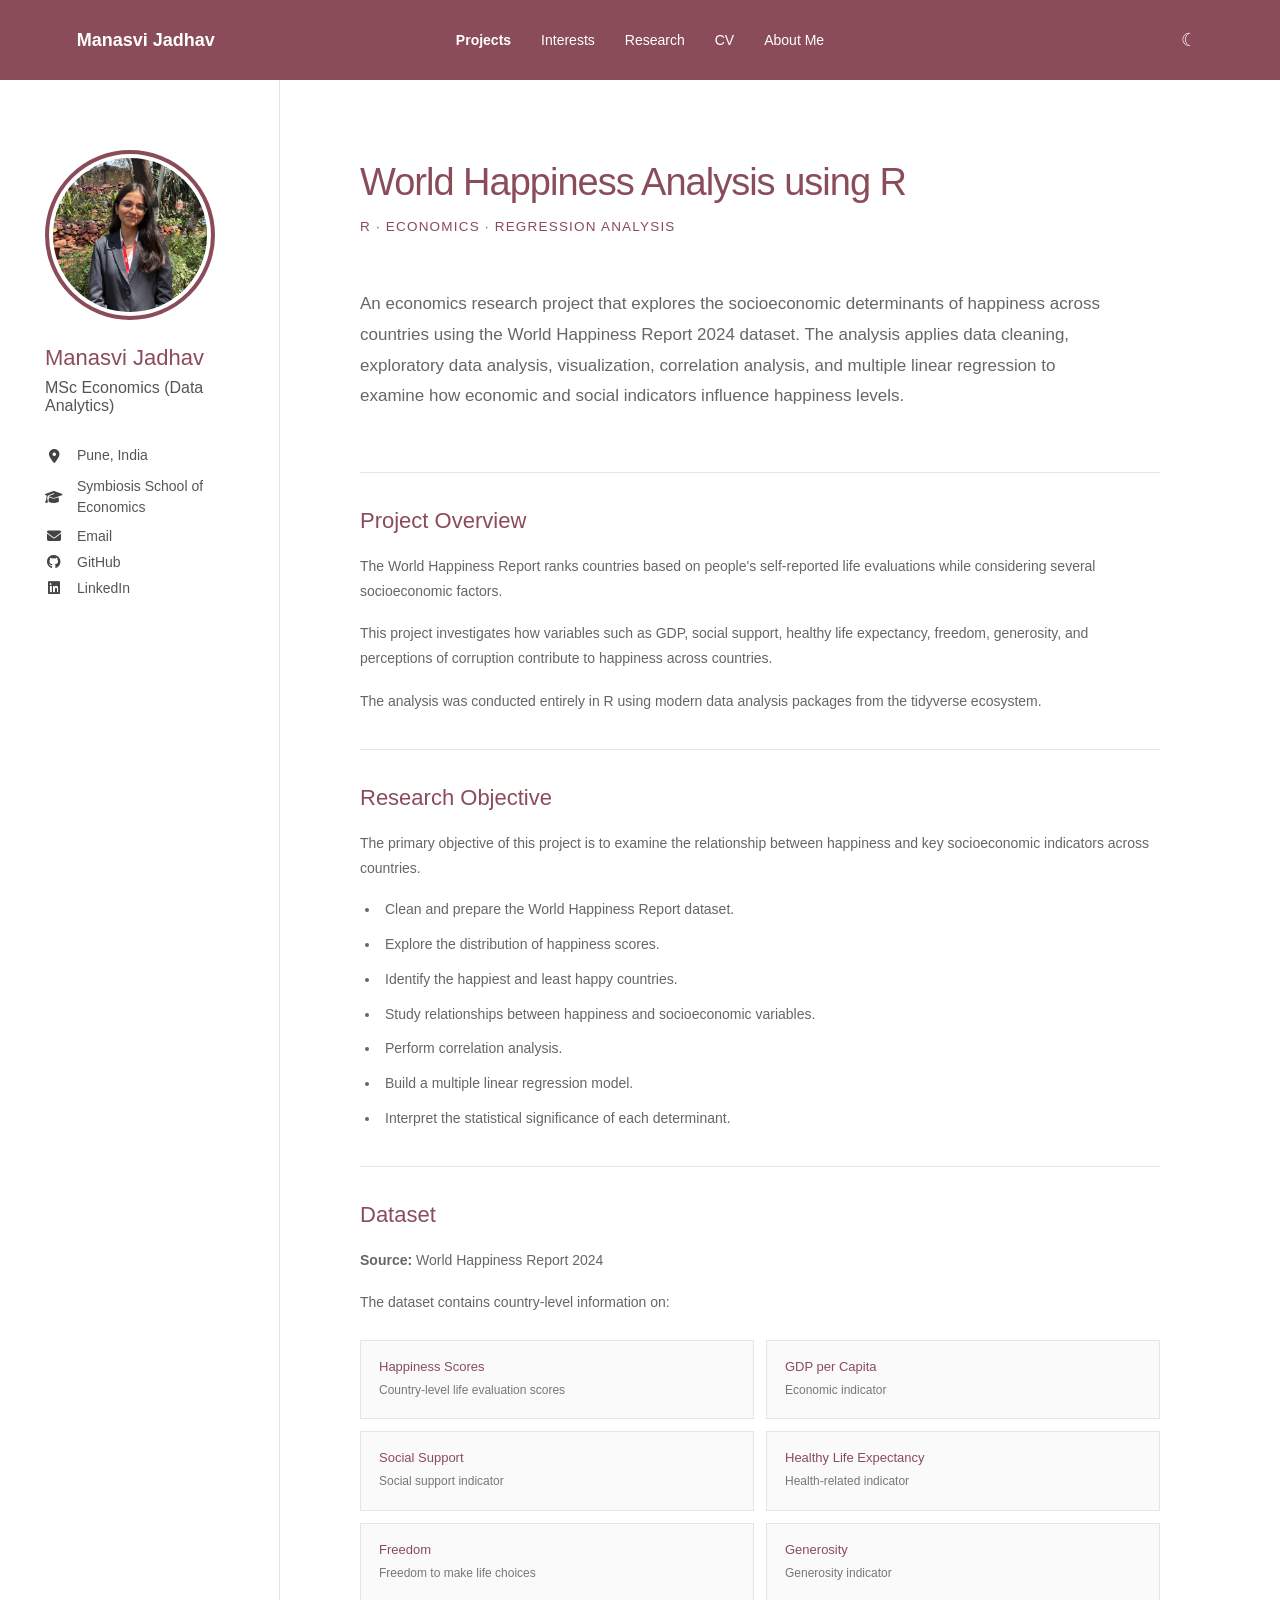
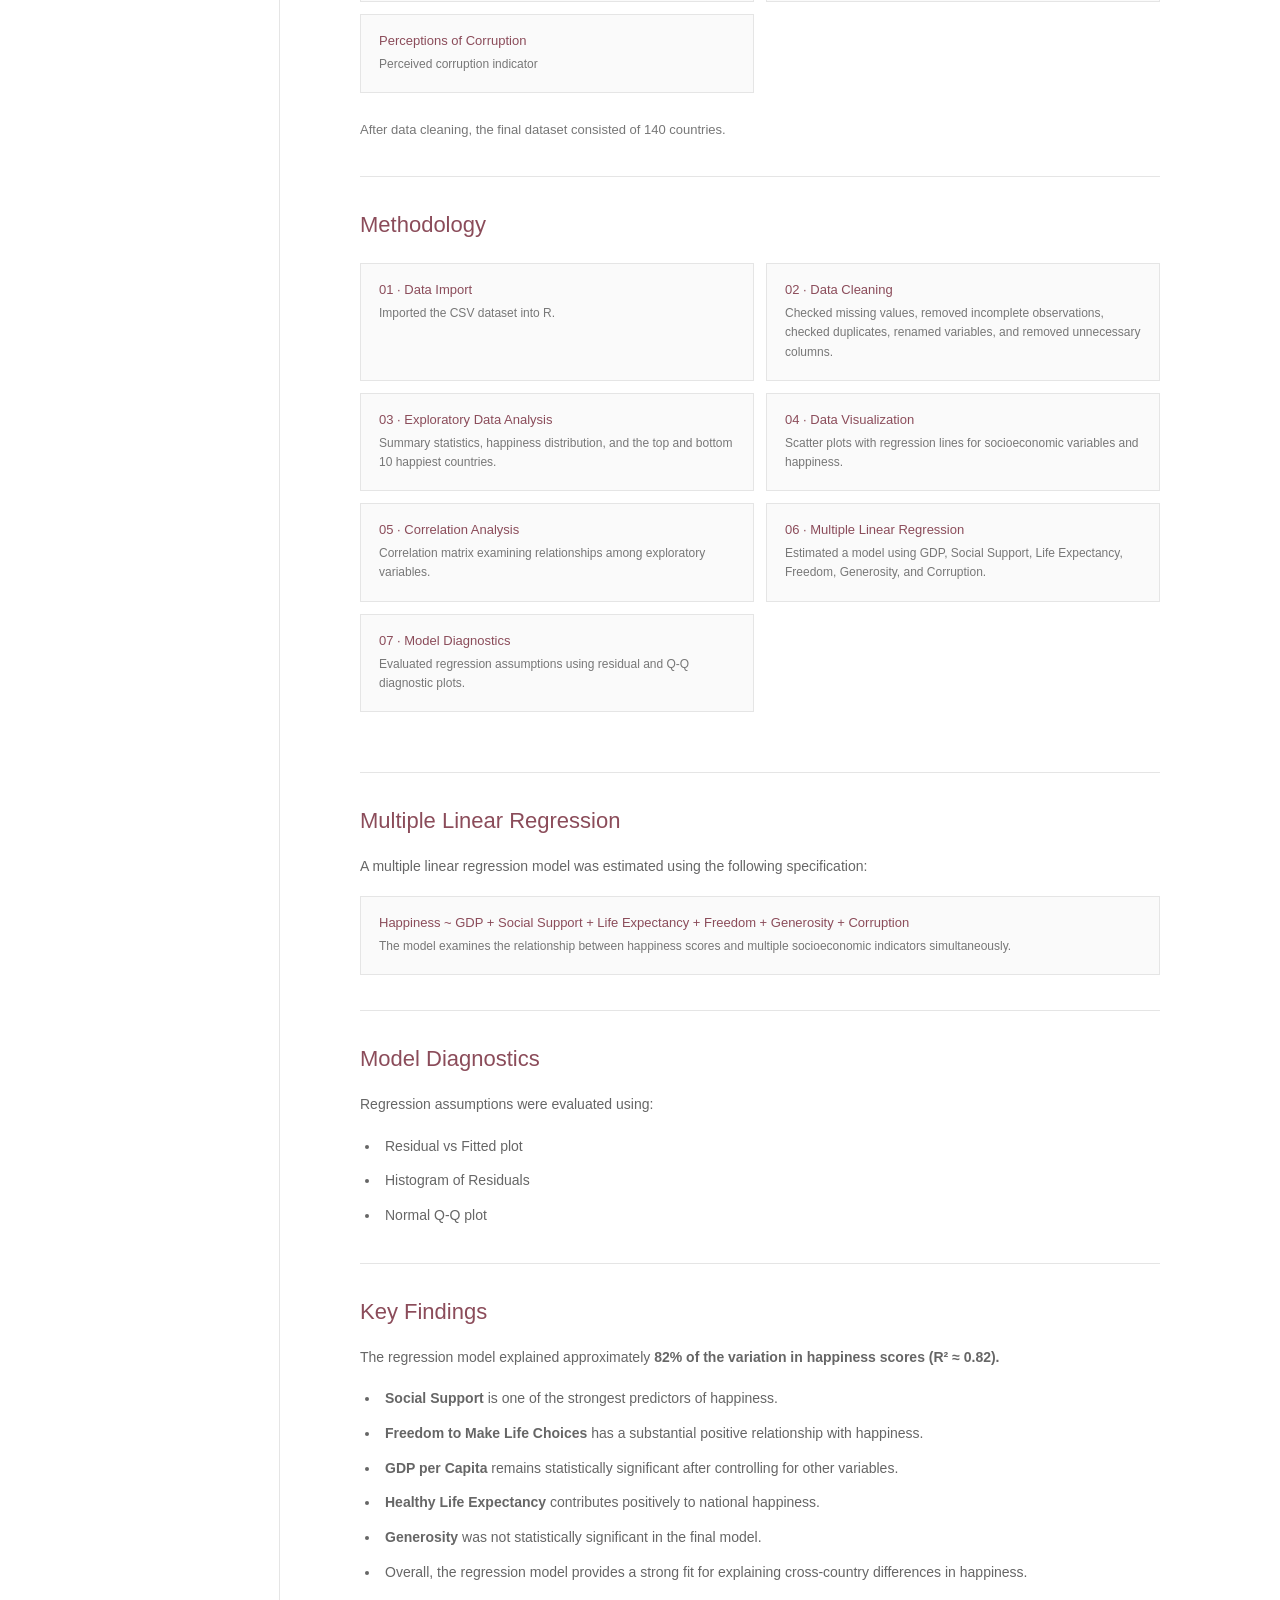
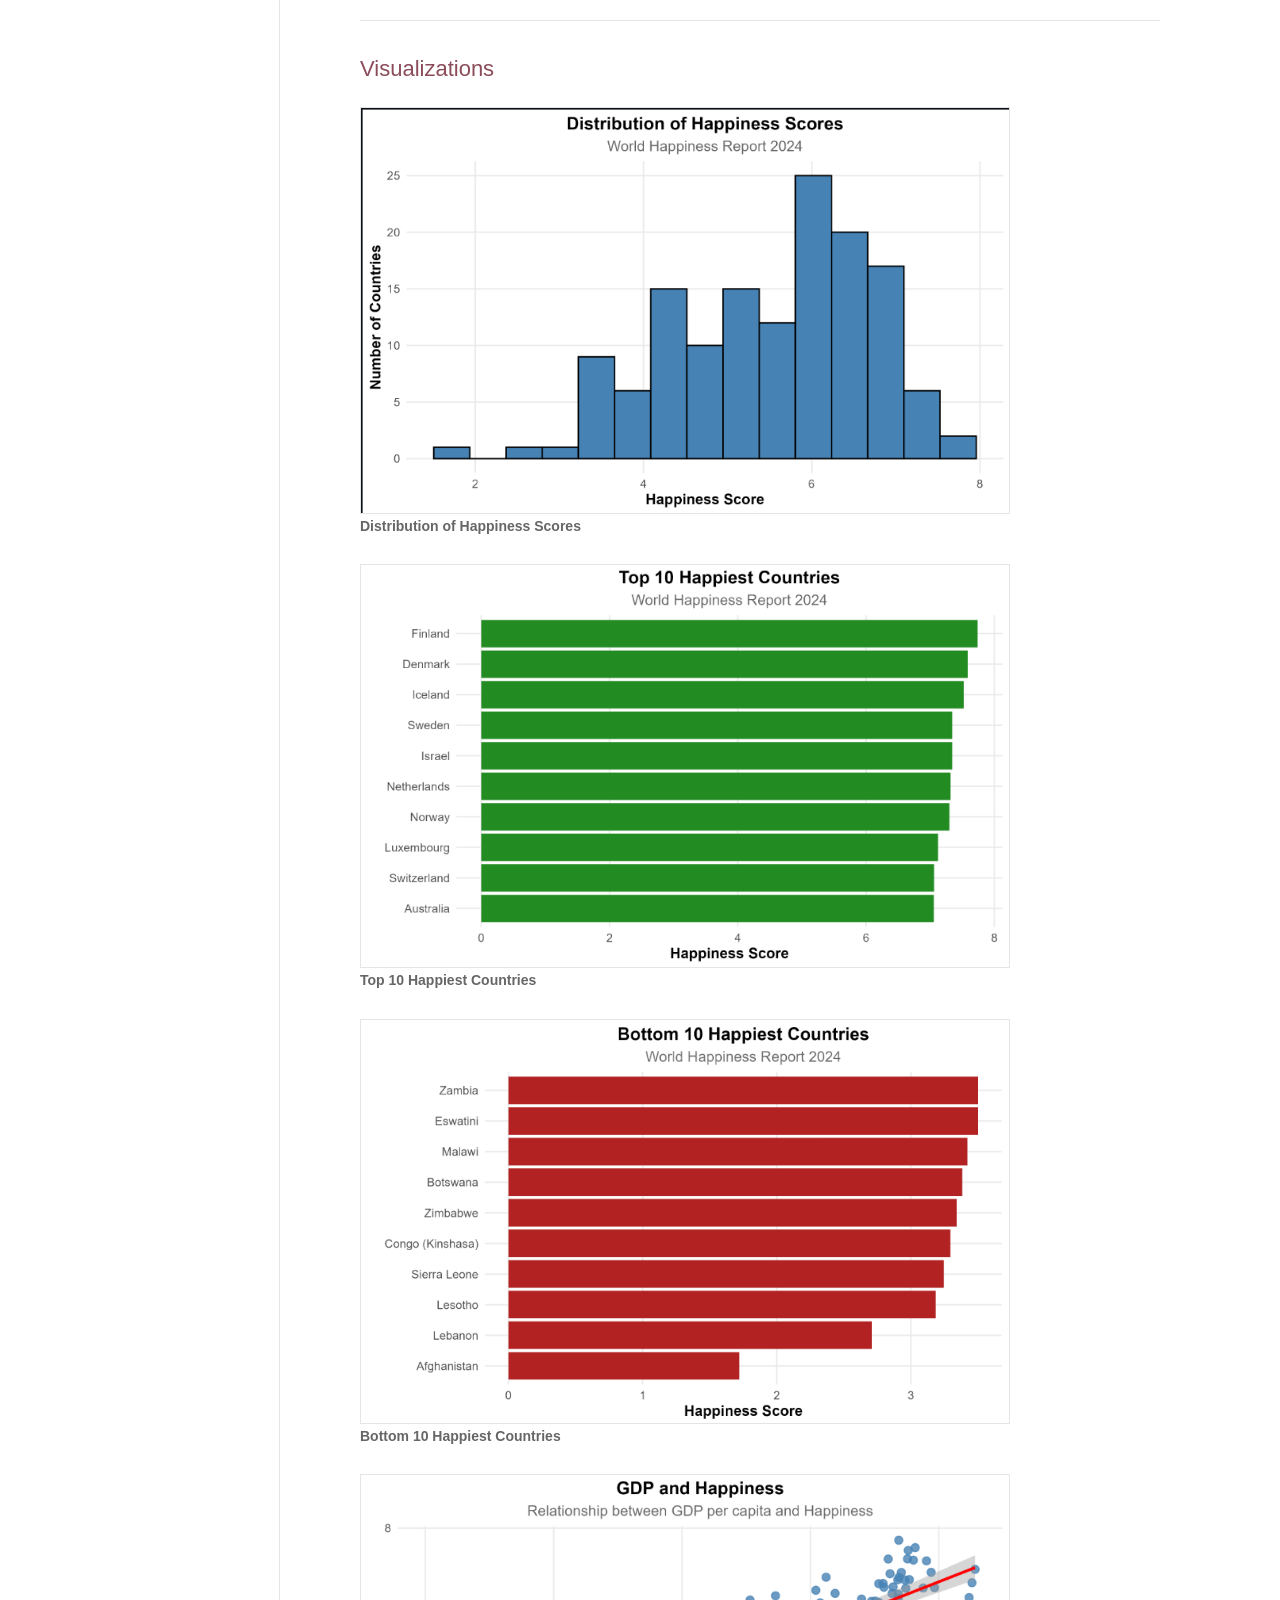
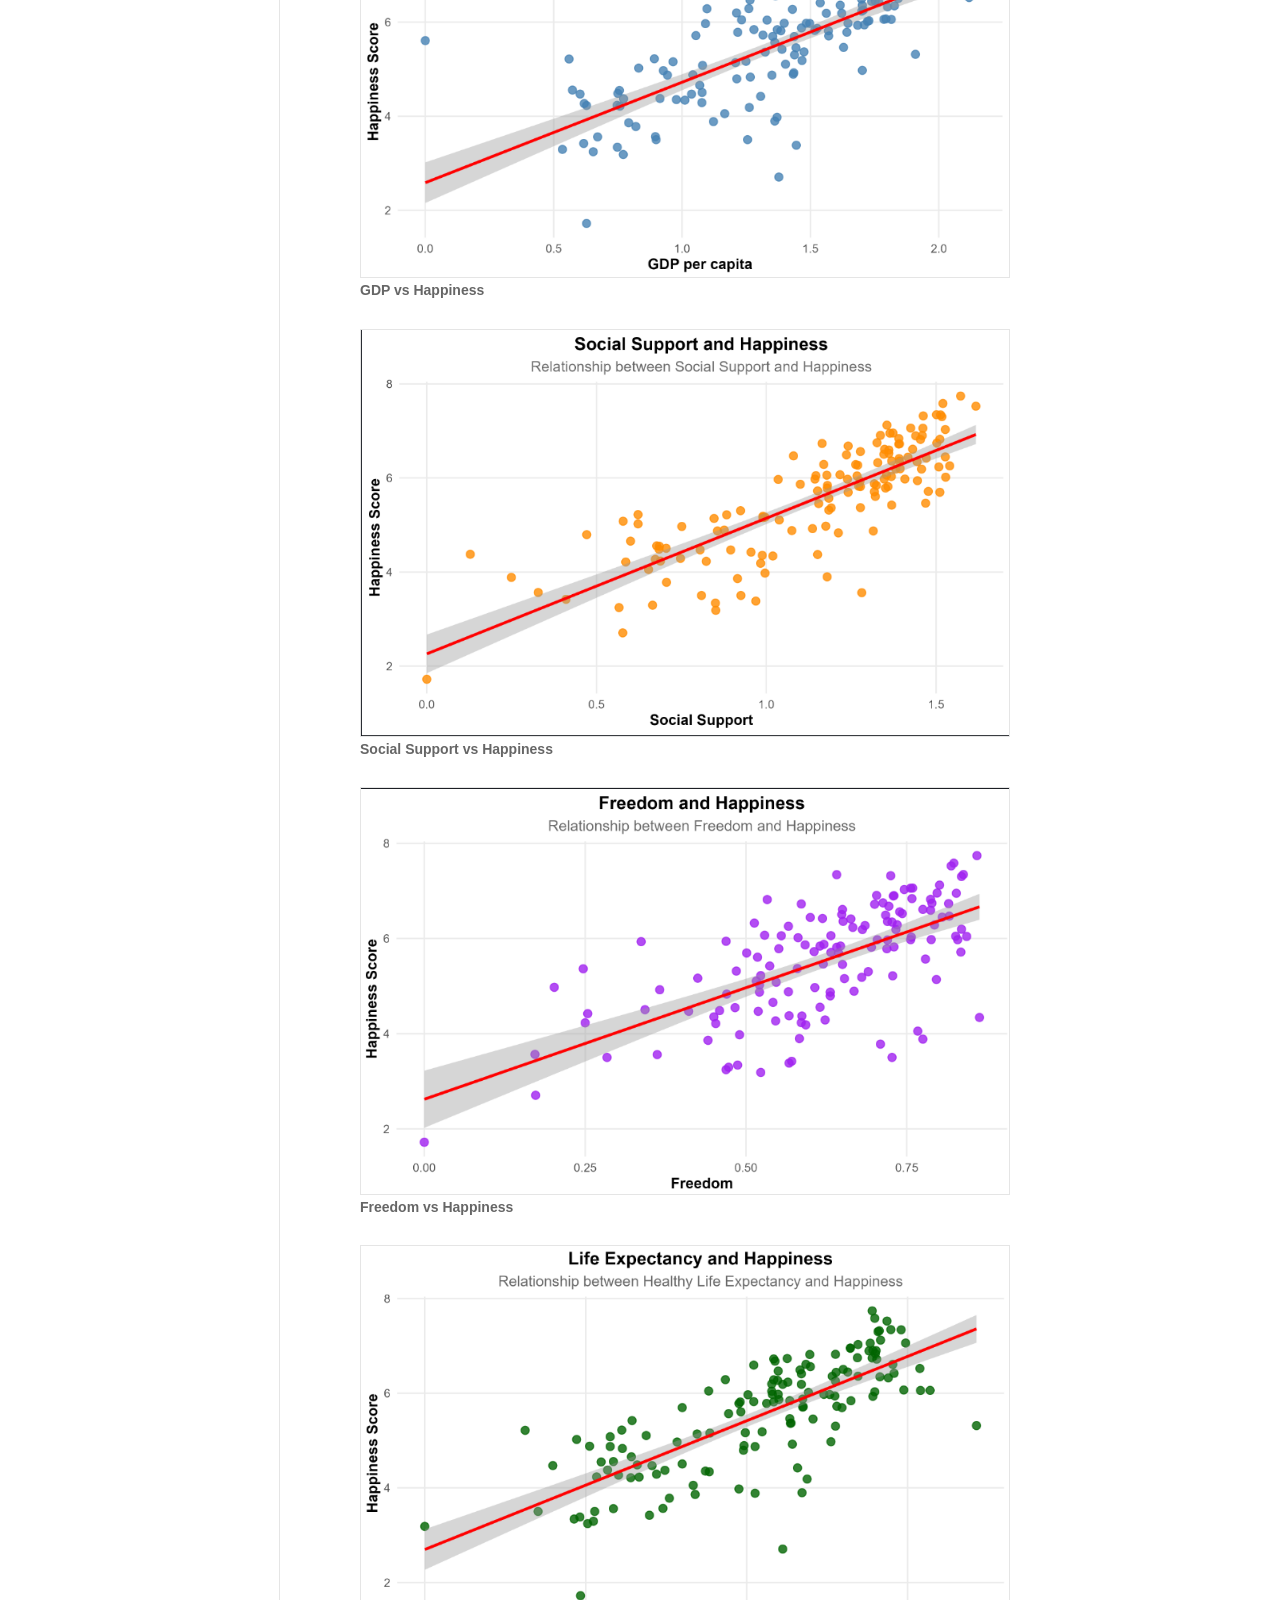
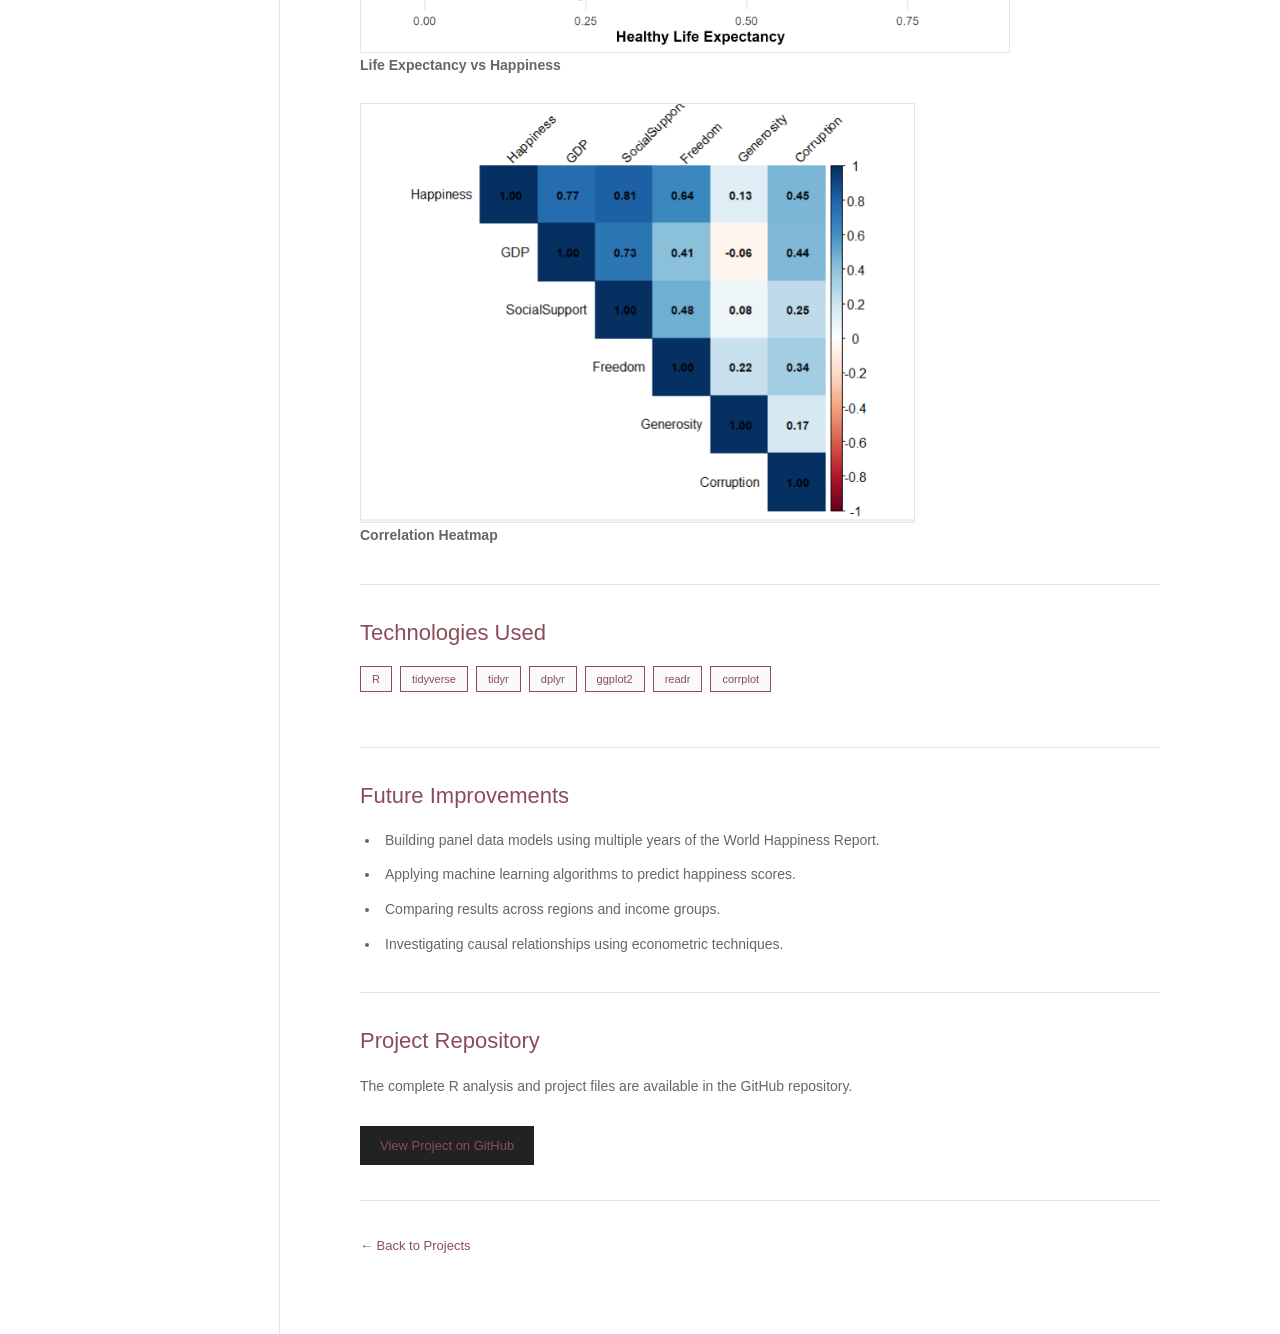
<file: world-happiness-analysis.html>
<!DOCTYPE html>
<html lang="en">

<head>
    <meta charset="UTF-8">
    <meta name="viewport" content="width=device-width, initial-scale=1.0">
    <title>World Happiness Analysis | Manasvi Jadhav</title>
    <link rel="stylesheet" href="style.css">
<link rel="stylesheet"
      href="https://cdnjs.cloudflare.com/ajax/libs/font-awesome/6.5.2/css/all.min.css">
<link rel="icon" type="image/svg+xml" href="images/favicon.svg">
</head>

<body>

<nav>

    <div class="logo">
        <a href="index.html">Manasvi Jadhav</a>
    </div>

    <ul>
        <li>
            <a href="projects.html" class="active">Projects</a>
        </li>

        <li>
            <a href="interests.html">Interests</a>
        </li>

        <li>
            <a href="research.html">Research</a>
        </li>

        <li>
            <a href="cv.html">CV</a>
        </li>

        <li>
            <a href="about.html">About Me</a>
        </li>
    </ul>

    <button id="dark-mode-toggle" class="dark-mode-toggle" aria-label="Toggle dark mode">
        ☾
    </button>

</nav>


    <div class="page-layout">

  <!-- SIDEBAR -->

<aside class="sidebar">

    <div class="profile-photo">
        <img src="images/profile.jpg" alt="Manasvi Jadhav">
    </div>

    <h1>Manasvi Jadhav</h1>

    <p class="profile-title">
        MSc Economics (Data Analytics)
    </p>

    <div class="profile-details">

        <p>
            <span class="profile-icon">
                <i class="fa-solid fa-location-dot"></i>
            </span>
            Pune, India
        </p>

        <p>
            <span class="profile-icon">
                <i class="fa-solid fa-graduation-cap"></i>
            </span>
            Symbiosis School of Economics
        </p>

        <a href="mailto:manasvijadhav06@gmail.com">
            <span class="profile-icon">
                <i class="fa-solid fa-envelope"></i>
            </span>
            Email
        </a>

        <a href="https://github.com/manasvi-sunil-jadhav"
           target="_blank"
           rel="noopener noreferrer">
            <span class="profile-icon">
                <i class="fa-brands fa-github"></i>
            </span>
            GitHub
        </a>

        <a href="https://www.linkedin.com/in/manasvi-jadhav-016164287/"
           target="_blank"
           rel="noopener noreferrer">
            <span class="profile-icon">
                <i class="fa-brands fa-linkedin"></i>
            </span>
            LinkedIn
        </a>

    </div>

</aside>


        <main class="main-content project-detail-content">

<h2>
    World Happiness Analysis using R
</h2>

<p class="eyebrow">
    R · ECONOMICS · REGRESSION ANALYSIS
</p>

            <p class="project-detail-intro">
                An economics research project that explores the
                socioeconomic determinants of happiness across countries
                using the World Happiness Report 2024 dataset. The analysis
                applies data cleaning, exploratory data analysis,
                visualization, correlation analysis, and multiple linear
                regression to examine how economic and social indicators
                influence happiness levels.
            </p>


            <section class="detail-section">

                <h3>Project Overview</h3>

                <p>
                    The World Happiness Report ranks countries based on
                    people's self-reported life evaluations while
                    considering several socioeconomic factors.
                </p>

                <p>
                    This project investigates how variables such as GDP,
                    social support, healthy life expectancy, freedom,
                    generosity, and perceptions of corruption contribute
                    to happiness across countries.
                </p>

                <p>
                    The analysis was conducted entirely in R using modern
                    data analysis packages from the tidyverse ecosystem.
                </p>

            </section>


            <section class="detail-section">

                <h3>Research Objective</h3>

                <p>
                    The primary objective of this project is to examine
                    the relationship between happiness and key
                    socioeconomic indicators across countries.
                </p>

                <ul class="detail-list">
                    <li>Clean and prepare the World Happiness Report dataset.</li>
                    <li>Explore the distribution of happiness scores.</li>
                    <li>Identify the happiest and least happy countries.</li>
                    <li>
                        Study relationships between happiness and
                        socioeconomic variables.
                    </li>
                    <li>Perform correlation analysis.</li>
                    <li>Build a multiple linear regression model.</li>
                    <li>
                        Interpret the statistical significance of each
                        determinant.
                    </li>
                </ul>

            </section>


            <section class="detail-section">

                <h3>Dataset</h3>

                <p>
                    <strong>Source:</strong> World Happiness Report 2024
                </p>

                <p>
                    The dataset contains country-level information on:
                </p>

                <div class="feature-grid">

                    <div class="feature-item">
                        <strong>Happiness Scores</strong>
                        <span>Country-level life evaluation scores</span>
                    </div>

                    <div class="feature-item">
                        <strong>GDP per Capita</strong>
                        <span>Economic indicator</span>
                    </div>

                    <div class="feature-item">
                        <strong>Social Support</strong>
                        <span>Social support indicator</span>
                    </div>

                    <div class="feature-item">
                        <strong>Healthy Life Expectancy</strong>
                        <span>Health-related indicator</span>
                    </div>

                    <div class="feature-item">
                        <strong>Freedom</strong>
                        <span>Freedom to make life choices</span>
                    </div>

                    <div class="feature-item">
                        <strong>Generosity</strong>
                        <span>Generosity indicator</span>
                    </div>

                    <div class="feature-item">
                        <strong>Perceptions of Corruption</strong>
                        <span>Perceived corruption indicator</span>
                    </div>

                </div>

                <p class="detail-note">
                    After data cleaning, the final dataset consisted of
                    140 countries.
                </p>

            </section>


            <section class="detail-section">

                <h3>Methodology</h3>

                <div class="feature-grid">

                    <div class="feature-item">
                        <strong>01 · Data Import</strong>
                        <span>
                            Imported the CSV dataset into R.
                        </span>
                    </div>

                    <div class="feature-item">
                        <strong>02 · Data Cleaning</strong>
                        <span>
                            Checked missing values, removed incomplete
                            observations, checked duplicates, renamed
                            variables, and removed unnecessary columns.
                        </span>
                    </div>

                    <div class="feature-item">
                        <strong>03 · Exploratory Data Analysis</strong>
                        <span>
                            Summary statistics, happiness distribution,
                            and the top and bottom 10 happiest countries.
                        </span>
                    </div>

                    <div class="feature-item">
                        <strong>04 · Data Visualization</strong>
                        <span>
                            Scatter plots with regression lines for
                            socioeconomic variables and happiness.
                        </span>
                    </div>

                    <div class="feature-item">
                        <strong>05 · Correlation Analysis</strong>
                        <span>
                            Correlation matrix examining relationships
                            among exploratory variables.
                        </span>
                    </div>

                    <div class="feature-item">
                        <strong>06 · Multiple Linear Regression</strong>
                        <span>
                            Estimated a model using GDP, Social Support,
                            Life Expectancy, Freedom, Generosity, and
                            Corruption.
                        </span>
                    </div>

                    <div class="feature-item">
                        <strong>07 · Model Diagnostics</strong>
                        <span>
                            Evaluated regression assumptions using
                            residual and Q-Q diagnostic plots.
                        </span>
                    </div>

                </div>

            </section>


            <section class="detail-section">

                <h3>Multiple Linear Regression</h3>

                <p>
                    A multiple linear regression model was estimated using
                    the following specification:
                </p>

                <div class="feature-item">

                    <strong>
                        Happiness ~ GDP + Social Support + Life Expectancy
                        + Freedom + Generosity + Corruption
                    </strong>

                    <span>
                        The model examines the relationship between
                        happiness scores and multiple socioeconomic
                        indicators simultaneously.
                    </span>

                </div>

            </section>


            <section class="detail-section">

                <h3>Model Diagnostics</h3>

                <p>
                    Regression assumptions were evaluated using:
                </p>

                <ul class="detail-list">
                    <li>Residual vs Fitted plot</li>
                    <li>Histogram of Residuals</li>
                    <li>Normal Q-Q plot</li>
                </ul>

            </section>


            <section class="detail-section">

                <h3>Key Findings</h3>

                <p>
                    The regression model explained approximately
                    <strong>82% of the variation in happiness scores
                    (R² ≈ 0.82).</strong>
                </p>

                <ul class="detail-list">

                    <li>
                        <strong>Social Support</strong> is one of the
                        strongest predictors of happiness.
                    </li>

                    <li>
                        <strong>Freedom to Make Life Choices</strong> has
                        a substantial positive relationship with happiness.
                    </li>

                    <li>
                        <strong>GDP per Capita</strong> remains statistically
                        significant after controlling for other variables.
                    </li>

                    <li>
                        <strong>Healthy Life Expectancy</strong> contributes
                        positively to national happiness.
                    </li>

                    <li>
                        <strong>Generosity</strong> was not statistically
                        significant in the final model.
                    </li>

                    <li>
                        Overall, the regression model provides a strong fit
                        for explaining cross-country differences in
                        happiness.
                    </li>

                </ul>

            </section>


            <section class="detail-section">

                <h3>Visualizations</h3>

                <div class="project-image">

                    <img
                        src="images/happiness-distribution.png"
                        alt="Distribution of happiness scores">

                </div>

                <p class="image-caption">
                    <strong>Distribution of Happiness Scores</strong>
                </p>


                <div class="project-image">

                    <img
                        src="images/top10-happiest.png"
                        alt="Top 10 happiest countries">

                </div>

                <p class="image-caption">
                    <strong>Top 10 Happiest Countries</strong>
                </p>


                <div class="project-image">

                    <img
                        src="images/bottom10-happiest.png"
                        alt="Bottom 10 happiest countries">

                </div>

                <p class="image-caption">
                    <strong>Bottom 10 Happiest Countries</strong>
                </p>


                <div class="project-image">

                    <img
                        src="images/gdp-vs-happiness.png"
                        alt="GDP versus happiness">

                </div>

                <p class="image-caption">
                    <strong>GDP vs Happiness</strong>
                </p>


                <div class="project-image">

                    <img
                        src="images/social-support-vs-happiness.png"
                        alt="Social support versus happiness">

                </div>

                <p class="image-caption">
                    <strong>Social Support vs Happiness</strong>
                </p>


                <div class="project-image">

                    <img
                        src="images/freedom-vs-happiness.png"
                        alt="Freedom versus happiness">

                </div>

                <p class="image-caption">
                    <strong>Freedom vs Happiness</strong>
                </p>


                <div class="project-image">

                    <img
                        src="images/life-expectancy-vs-happiness.png"
                        alt="Life expectancy versus happiness">

                </div>

                <p class="image-caption">
                    <strong>Life Expectancy vs Happiness</strong>
                </p>


                <div class="project-image">

                    <img
                        src="images/correlation-heatmap.png"
                        alt="Correlation heatmap">

                </div>

                <p class="image-caption">
                    <strong>Correlation Heatmap</strong>
                </p>

            </section>


            <section class="detail-section">

                <h3>Technologies Used</h3>

                <div class="detail-tags">
                    <span>R</span>
                    <span>tidyverse</span>
                    <span>tidyr</span>
                    <span>dplyr</span>
                    <span>ggplot2</span>
                    <span>readr</span>
                    <span>corrplot</span>
                </div>

            </section>


            <section class="detail-section">

                <h3>Future Improvements</h3>

                <ul class="detail-list">

                    <li>
                        Building panel data models using multiple years
                        of the World Happiness Report.
                    </li>

                    <li>
                        Applying machine learning algorithms to predict
                        happiness scores.
                    </li>

                    <li>
                        Comparing results across regions and income groups.
                    </li>

                    <li>
                        Investigating causal relationships using
                        econometric techniques.
                    </li>

                </ul>

            </section>


            <section class="detail-section">

                <h3>Project Repository</h3>

                <p>
                    The complete R analysis and project files are
                    available in the GitHub repository.
                </p>

                <a
                    href="https://github.com/manasvi-sunil-jadhav/world-happiness-analysis-R"
                    target="_blank"
                    class="project-github-button">
                    View Project on GitHub
                </a>

            </section>


            <div class="back-to-projects">

                <a href="projects.html">
                    ← Back to Projects
                </a>

            </div>

        </main>

    </div>
<script src="./dark-mode.js"></script>
</body>

</html>
</file>
<file: style.css>
:root {
    --accent: #8B4C5A;
    --accent-hover: #713B48;
    --accent-dark: #D08A99;
}

/* =========================
   BASIC PAGE SETUP
   ========================= */

* {
    box-sizing: border-box;
}

html {
    scroll-behavior: smooth;
}

body {
    margin: 0;

    font-family: Arial, sans-serif;

    color: #222;
    background: #ffffff;
}


/* =========================
   TOP NAVIGATION
   ========================= */

nav {
    height: 80px;
    display: grid;
    grid-template-columns: 1fr auto 1fr;
    align-items: center;
    padding: 0 6%;
    border-bottom: 1px solid #e5e5e5;
}

.logo {
    justify-self: start;
}

.logo a {
    text-decoration: none;
    color: var(--accent);
    font-size: 18px;
    font-weight: 600;
}

nav ul {
    justify-self: center;
    display: flex;
    align-items: center;
    gap: 30px;
    margin: 0;
    padding: 0;
    list-style: none;
}

nav a {
    text-decoration: none;
    font-size: 14px;
    color: #666;
    transition: color 0.2s ease;
}

nav a:hover {
    color: var(--accent);
}

nav a.active {
    color: var(--accent);
    font-weight: 600;
}

.dark-mode-toggle {
    justify-self: end;
    border: none;
    background: none;
    padding: 6px;
    font-size: 18px;
    cursor: pointer;
    color: #555;
}

.logo {
    font-size: 18px;
    font-weight: 600;
}

nav ul {
    display: flex;
    align-items: center;

    gap: 30px;

    margin: 0;
    padding: 0;

    list-style: none;
}

nav a {
    text-decoration: none;

    font-size: 14px;

    color: #666;

    transition: color 0.2s ease;
}

nav a:hover {
    color: var(--accent);
}

nav a.active {
    color: var(--accent);
    font-weight: 600;
}


/* =========================
   MAIN PAGE LAYOUT
   ========================= */

.page-layout {
    min-height: calc(100vh - 80px);

    display: grid;

    grid-template-columns: 280px 1fr;
}


/* =========================
   LEFT PROFILE
   ========================= */

.sidebar {
    padding: 70px 45px;

    border-right: 1px solid #e5e5e5;
}

.profile-photo {
    width: 135px;
    height: 135px;

    display: flex;
    align-items: center;
    justify-content: center;

    margin-bottom: 25px;

    border-radius: 50%;

    background: #eeeeee;

    color: #999;

    font-size: 11px;
    letter-spacing: 1px;
}

.sidebar h1 {
    margin: 0 0 8px;

    font-size: 22px;
    font-weight: 500;
}

.profile-title { 
    margin: 0; 
    font-size: 16px; 
    color: #555; 
}


/* =========================
   PROFILE DETAILS
   ========================= */

.profile-details {
    display: flex;
    flex-direction: column;

    gap: 10px;

    margin-top: 30px;
}

.profile-details p { 
    margin: 0; 
    font-size: 14px; 
    line-height: 1.5; 
    color: #555; 
} 
 
.profile-details a { 
    width: fit-content; 
    text-decoration: none; 
    font-size: 14px; 
    color: #555; 
    transition: color 0.2s ease; 
}

.profile-details a:hover .profile-icon {
    color: var(--accent);
}
.profile-icon {
    display: inline-block;
    width: 22px;
    margin-right: 5px;
    text-align: center;
    color: #444;
}

.profile-details a:hover {
    color: var(--accent);
}

.profile-details a:hover .profile-icon {
    color: var(--accent);
}

/* =========================
   MAIN HOME CONTENT
   ========================= */

.main-content {
    padding: 70px 8%;
    display: flex;
    flex-direction: column;
    justify-content: center;
}

.eyebrow {
    margin: 12px 0 0;

    font-size: 15px;
    letter-spacing: 1.5px;

    color: #444;
}

.main-content h2 {
    margin: 0;

    font-size: 38px;

    line-height: 1.25;

    font-weight: 500;

    letter-spacing: -0.5px;

    color: #222;
}

.welcome-title {
    margin: 0;
    font-size: 34px;
    line-height: 1.25;
    font-weight: 500;
    letter-spacing: -0.3px;
    color: #222;
}

.tagline {
    margin: 10px 0 22px;
    font-size: 14px;
    font-weight: 600;
    letter-spacing: 1.8px;
    color: var(--accent);
}

.home-description {
    max-width: 760px;
    margin: 30px 0 0;
    font-size: 16px;
    line-height: 1.8;
    color: #555;
}

/* =========================
   HOME BUTTONS
   ========================= */

.home-buttons {
    display: flex;

    gap: 12px;

    margin-top: 35px;
}

.button {
    display: inline-block;

    padding: 12px 20px;

    text-decoration: none;

    font-size: 13px;

    transition: all 0.2s ease;
}

.primary {
    background: #222;

    color: #ffffff;
}

.primary:hover {
    background: #444;
}

.secondary {
    border: 1px solid #cccccc;

    color: #333;
}

.secondary:hover {
    border-color: #222;
}

/* =========================
   PROJECTS PAGE
   ========================= */

.projects-content {
    padding-top: 80px;
    padding-bottom: 80px;
}

.projects-content h2 {
    margin: 0;
    font-size: 48px;
    font-weight: 400;
    letter-spacing: -1px;
}

.page-intro {
    max-width: 600px;
    margin: 18px 0 55px;
    font-size: 15px;
    line-height: 1.7;
    color: #777;
}


/* PROJECT ROW */

.project-row {
    display: grid;
    grid-template-columns: 55px 1fr;
    column-gap: 25px;
    padding: 30px;
    margin-bottom: 18px;
    border: 1px solid #e2e2e2;
    border-radius: 6px;
    background: #ffffff;
    transition:
        transform 0.2s ease,
        box-shadow 0.2s ease,
        border-color 0.2s ease;
}

.project-row:hover {
    transform: translateY(-4px);
    border-color: #c8c8c8;
    box-shadow: 0 8px 20px rgba(0, 0, 0, 0.06);
}


/* PROJECT NUMBER */

.project-index {
    padding-top: 3px;

    font-size: 13px;
    color: var(--accent);
    font-weight: 500;
}


/* PROJECT INFORMATION */

.project-info {
    max-width: 760px;
}

.project-info h3 {
    margin: 0 0 12px;

    font-size: 21px;
    line-height: 1.4;
    font-weight: 500;
    color: #222;
}

.project-info p {
    margin: 0;

    max-width: 700px;

    font-size: 14px;
    line-height: 1.7;
    color: #666;
}


/* PROJECT TAGS */

.project-meta {
    display: flex;
    flex-wrap: wrap;
    gap: 8px;

    margin-top: 17px;
}

.project-meta span {
    display: inline-block;

    padding: 5px 10px;

    border: 1px solid #dddddd;

    font-size: 11px;
    color: #666;
    background: #fafafa;
}





/* MOBILE */

@media (max-width: 800px) {

    nav {
        height: auto;
        padding: 20px 5%;
        align-items: flex-start;
        gap: 20px;
    }

    nav ul {
        gap: 15px;
        flex-wrap: wrap;
    }

    .page-layout {
        grid-template-columns: 1fr;
    }

    .sidebar {
        border-right: none;
        border-bottom: 1px solid #e5e5e5;
        padding: 40px 8%;
    }

    .main-content {
        padding: 60px 8%;
    }

    .projects-content h2 {
        font-size: 40px;
    }

    .project-row {
        grid-template-columns: 40px 1fr;
        column-gap: 15px;
    }

}

/* =========================
   INTERESTS PAGE
   ========================= */

.interests-content {
    padding-top: 80px;
    padding-bottom: 80px;
}


/* INTEREST ROW */

.interest-row {
    display: grid;
    grid-template-columns: 55px 1fr;
    column-gap: 25px;

    padding: 28px 0;

    border-top: 1px solid #e5e5e5;
}


/* INTEREST NUMBER */

.interest-number {
    padding-top: 3px;

    font-size: 13px;
    color: #999;
    font-weight: 500;
}


/* INTEREST INFORMATION */

.interest-info {
    max-width: 760px;
}

.interest-info h3 {
    margin: 0 0 12px;

    font-size: 21px;
    line-height: 1.4;
    font-weight: 500;
    color: #222;
}

.interest-info p {
    margin: 0;

    max-width: 700px;

    font-size: 14px;
    line-height: 1.7;
    color: #666;
}


/* LAST INTEREST */

.interest-row:last-child {
    border-bottom: 1px solid #e5e5e5;
}


/* MOBILE */

@media (max-width: 800px) {

    .interest-row {
        grid-template-columns: 40px 1fr;
        column-gap: 15px;
    }

}

/* =========================
   RESEARCH PAGE
   ========================= */

.research-content {
    padding-top: 80px;
    padding-bottom: 80px;
}


/* CURRENT RESEARCH PROJECT */

.research-project {
    padding: 30px 0 35px;
    border-top: 1px solid #e5e5e5;
}

.research-status {
    margin-bottom: 15px;

    font-size: 11px;
    letter-spacing: 1.2px;
    color: #888;
}

.research-project h3 {
    max-width: 800px;

    margin: 0 0 20px;

    font-size: 24px;
    line-height: 1.45;
    font-weight: 500;
    color: #222;
}

.research-project p {
    max-width: 760px;

    margin: 0 0 15px;

    font-size: 14px;
    line-height: 1.8;
    color: #666;
}


/* RESEARCH TAGS */

.research-meta {
    display: flex;
    flex-wrap: wrap;
    gap: 8px;

    margin-top: 25px;
}

.research-meta span {
    display: inline-block;

    padding: 5px 10px;

    border: 1px solid #dddddd;

    font-size: 11px;
    color: #666;
    background: #fafafa;
}


/* RESEARCH INTERESTS */

.research-section {
    padding: 35px 0;

    border-top: 1px solid #e5e5e5;
    border-bottom: 1px solid #e5e5e5;
}

.research-section h3 {
    margin: 0 0 25px;

    font-size: 20px;
    font-weight: 500;
}

.research-list {
    max-width: 760px;
}

.research-list p {
    margin: 0 0 15px;

    font-size: 14px;
    line-height: 1.7;
    color: #666;
}

.research-list p:last-child {
    margin-bottom: 0;
}

.research-list strong {
    color: #333;
    font-weight: 500;
}

/* =========================
   CV PAGE
   ========================= */

.cv-content {
    padding-top: 80px;
    padding-bottom: 80px;
}

.cv-content h2 {
    margin: 0;
    font-size: 48px;
    font-weight: 400;
    letter-spacing: -1px;
}

.cv-intro {
    max-width: 700px;
    margin: 18px 0 50px;
    font-size: 15px;
    line-height: 1.7;
    color: #777;
}

/* CV sections */

.cv-section {
    padding: 30px 0;
    border-top: 1px solid #e5e5e5;
}

.cv-section:last-of-type {
    border-bottom: 1px solid #e5e5e5;
}

.cv-section h3 {
    margin: 0 0 25px;
    font-size: 21px;
    font-weight: 500;
    color: #222;
}

/* Profile */

.cv-profile {
    max-width: 760px;
    font-size: 14px;
    line-height: 1.8;
    color: #666;
}

/* Education */

.cv-entry {
    margin-bottom: 28px;
}

.cv-entry:last-child {
    margin-bottom: 0;
}

.cv-entry h4 {
    margin: 0 0 6px;
    font-size: 16px;
    line-height: 1.5;
    font-weight: 500;
    color: #222;
}

.cv-entry p {
    margin: 0 0 5px;
    font-size: 14px;
    line-height: 1.6;
    color: #666;
}

.cv-date {
    font-size: 12px;
    color: #999;
}

/* Certifications */

.cv-list {
    max-width: 760px;
}

.cv-list-item {
    display: flex;
    justify-content: space-between;
    gap: 30px;
    padding: 14px 0;
    border-bottom: 1px solid #eee;
}

.cv-list-item:first-child {
    padding-top: 0;
}

.cv-list-item:last-child {
    border-bottom: none;
}

.cv-list-item strong {
    font-size: 14px;
    font-weight: 500;
    color: #333;
}

.cv-list-item span {
    font-size: 13px;
    color: #777;
    text-align: right;
}

/* Skills */

.cv-skills {
    display: grid;
    grid-template-columns: repeat(2, minmax(0, 1fr));
    gap: 30px;
    max-width: 760px;
}

.cv-skill-group h4 {
    margin: 0 0 10px;
    font-size: 14px;
    font-weight: 500;
    color: #333;
}

.cv-skill-group p {
    margin: 0;
    font-size: 14px;
    line-height: 1.7;
    color: #666;
}

/* Extra-curricular activities */

.cv-activities {
    max-width: 760px;
}

.cv-activity {
    display: grid;
    grid-template-columns: 180px 1fr;
    gap: 25px;
    padding: 15px 0;
    border-bottom: 1px solid #eee;
}

.cv-activity:first-child {
    padding-top: 0;
}

.cv-activity:last-child {
    border-bottom: none;
}

.cv-activity strong {
    font-size: 14px;
    font-weight: 500;
    color: #333;
}

.cv-activity span {
    font-size: 14px;
    line-height: 1.6;
    color: #666;
}

/* Languages */

.cv-languages {
    display: flex;
    flex-wrap: wrap;
    gap: 10px;
}

.cv-language {
    padding: 7px 13px;
    border: 1px solid #ddd;
    background: #fafafa;
    font-size: 12px;
    color: #666;
}

/* Full CV button */

.cv-button-area {
    margin-top: 40px;
}

.cv-button {
    display: inline-block;
    padding: 12px 20px;
    background: #222;
    color: #fff;
    text-decoration: none;
    font-size: 13px;
    transition: background 0.2s ease;
}

.cv-button:hover {
    background: #444;
}

/* Mobile */

@media (max-width: 800px) {

    .cv-content h2 {
        font-size: 40px;
    }

    .cv-skills {
        grid-template-columns: 1fr;
        gap: 25px;
    }

    .cv-list-item {
        flex-direction: column;
        gap: 5px;
    }

    .cv-list-item span {
        text-align: left;
    }

    .cv-activity {
        grid-template-columns: 1fr;
        gap: 5px;
    }
}

/* =========================
   ABOUT PAGE
   ========================= */

.about-content {
    padding-top: 80px;
    padding-bottom: 80px;
}

.about-content h2 {
    margin: 0;
    font-size: 48px;
    font-weight: 400;
    letter-spacing: -1px;
}

.about-intro {
    max-width: 700px;
    margin: 18px 0 55px;
    font-size: 17px;
    line-height: 1.8;
    color: #666;
}

.about-section {
    max-width: 760px;
    padding: 30px 0;
    border-top: 1px solid #e5e5e5;
}

.about-section h3 {
    margin: 0 0 20px;
    font-size: 21px;
    font-weight: 500;
    color: #222;
}

.about-section p {
    margin: 0 0 16px;
    font-size: 14px;
    line-height: 1.8;
    color: #666;
}

.about-section p:last-child {
    margin-bottom: 0;
}

.about-closing {
    border-bottom: 1px solid #e5e5e5;
}


/* Mobile */

@media (max-width: 800px) {

    .about-content h2 {
        font-size: 40px;
    }

    .about-intro {
        font-size: 16px;
    }

}

/* =========================
   PROJECT DETAIL PAGE
   ========================= */

.project-detail-content {
    padding-top: 80px;
    padding-bottom: 80px;
}

.project-detail-content h2 {
    max-width: 850px;
    margin: 0;
    font-size: 38px;
    line-height: 1.2;
    font-weight: 400;
    letter-spacing: -1px;
}

.project-detail-intro {
    max-width: 760px;
    margin: 25px 0 60px;
    font-size: 17px;
    line-height: 1.8;
    color: #666;
}


/* Sections */

.detail-section {
    max-width: 800px;
    padding: 35px 0;
    border-top: 1px solid #e5e5e5;
}

.detail-section:last-of-type {
    border-bottom: 1px solid #e5e5e5;
}

.detail-section h3 {
    margin: 0 0 20px;
    font-size: 22px;
    font-weight: 500;
    color: #222;
}

.detail-section p {
    margin: 0 0 17px;
    font-size: 14px;
    line-height: 1.8;
    color: #666;
}

.detail-section p:last-child {
    margin-bottom: 0;
}


/* Lists */

.detail-list {
    margin: 0;
    padding-left: 20px;
    max-width: 720px;
}

.detail-list li {
    margin-bottom: 11px;
    padding-left: 5px;
    font-size: 14px;
    line-height: 1.7;
    color: #666;
}

.detail-list li:last-child {
    margin-bottom: 0;
}


/* Tags */

.detail-tags {
    display: flex;
    flex-wrap: wrap;
    gap: 8px;
    margin: 20px 0;
}

.detail-tags span {
    display: inline-block;
    padding: 6px 11px;
    border: 1px solid #ddd;
    background: #fafafa;
    font-size: 11px;
    color: #666;
}


/* Feature grid */

.feature-grid {
    display: grid;
    grid-template-columns: repeat(2, 1fr);
    gap: 12px;
    margin: 25px 0;
}

.feature-item {
    padding: 18px;
    border: 1px solid #e5e5e5;
    background: #fafafa;
}

.feature-item strong {
    display: block;
    margin-bottom: 7px;
    font-size: 13px;
    font-weight: 500;
    color: #333;
}

.feature-item span {
    display: block;
    font-size: 12px;
    line-height: 1.6;
    color: #777;
}


/* Small explanatory note */

.detail-note {
    margin-top: 25px !important;
    font-size: 13px !important;
    color: #777 !important;
}


/* Images */

.project-image-placeholder {
    width: 100%;
    min-height: 280px;
    margin-top: 25px;
    display: flex;
    align-items: center;
    justify-content: center;
    border: 1px dashed #ccc;
    background: #fafafa;
}

.project-image-placeholder span {
    font-size: 11px;
    letter-spacing: 1px;
    color: #aaa;
}


/* GitHub button */

.project-github-button {
    display: inline-block;
    margin-top: 10px;
    padding: 12px 20px;
    background: #222;
    color: #fff;
    text-decoration: none;
    font-size: 13px;
    transition: background 0.2s ease;
}

.project-github-button:hover {
    background: #444;
}


/* Back to projects */

.back-to-projects {
    margin-top: 35px;
}

.back-to-projects a {
    text-decoration: none;
    font-size: 13px;
    color: #666;
}

.back-to-projects a:hover {
    color: #000;
}


/* Disclaimer */

.project-disclaimer p {
    font-size: 13px;
    color: #777;
}


/* Mobile */

@media (max-width: 800px) {

    .project-detail-content h2 {
        font-size: 38px;
    }

    .project-detail-intro {
        font-size: 16px;
    }

    .feature-grid {
        grid-template-columns: 1fr;
    }

    .project-image-placeholder {
        min-height: 220px;
    }

}

.project-info h3 a {
    color: inherit;
    text-decoration: none;
}

.project-info h3 a:hover {
    text-decoration: underline;
    text-underline-offset: 4px;
}

/* =========================
   PROJECT IMAGES
   ========================= */

.project-image {
    width: 100%;
    margin-top: 25px;
    text-align: left;
}

.project-image img {
    display: block;
    width: auto;
    max-width: 650px;
    max-height: 420px;
    height: auto;

    border: 1px solid #e5e5e5;
}

.project-section-title {
    margin: 55px 0 0;
    padding-bottom: 18px;
    font-size: 20px;
    font-weight: 500;
    color: #222;
    border-bottom: 1px solid #e5e5e5;
}

.completed-title {
    margin-top: 70px;
}

.profile-photo img {
    width: 100%;
    height: 100%;
    object-fit: cover;
    border-radius: 50%;
}

.project-detail-content h4 {
    margin: 35px 0 15px;
    font-size: 17px;
    font-weight: 500;
    color: #333;
}
.home-section {
    max-width: 760px;
    margin-top: 55px;
    padding-top: 30px;
    border-top: 1px solid #e5e5e5;
}

.home-section h3 {
    margin: 0 0 20px;
    font-size: 21px;
    font-weight: 500;
    color: #222;
}

.home-section p {
    margin: 0 0 16px;
    font-size: 14px;
    line-height: 1.8;
    color: #666;
}

.home-links {
    display: grid;
    grid-template-columns: repeat(2, 1fr);
    gap: 12px;
    margin-top: 25px;
}

.home-links a {
    display: block;
    padding: 18px;
    border: 1px solid #e5e5e5;
    text-decoration: none;
    background: #fafafa;
    transition: border-color 0.2s ease;
}

.home-links a:hover {
    border-color: #bbb;
}

.home-links strong {
    display: block;
    margin-bottom: 7px;
    font-size: 14px;
    font-weight: 500;
    color: #333;
}

.home-links span {
    display: block;
    font-size: 12px;
    line-height: 1.6;
    color: #777;
}

.home-closing {
    margin-bottom: 20px;
}

@media (max-width: 800px) {
    .home-links {
        grid-template-columns: 1fr;
    }
}

.profile-details p,
.profile-details a {
    display: flex;
    align-items: center;
    gap: 9px;
}

.profile-icon {
    display: inline-flex;
    width: 18px;
    justify-content: center;
    font-size: 14px;
}

body.dark-mode {
    background: #181818;
    color: #eee;
}

body.dark-mode nav {
    border-bottom-color: #333;
}

body.dark-mode .tagline {
    color: #ddd;
}

body.dark-mode .logo a,
body.dark-mode nav a {
    color: #ddd;
}

body.dark-mode nav a:hover,
body.dark-mode nav a.active {
    color: var(--accent-dark);
}

body.dark-mode .dark-mode-toggle {
    color: #ddd;
}

body.dark-mode .sidebar {
    border-right-color: #333;
}

body.dark-mode .sidebar h1 {
    color: #eee;
}

body.dark-mode .profile-title {
    color: #ccc;
}

body.dark-mode .profile-details p,
body.dark-mode .profile-details a {
    color: #bbb;
}

body.dark-mode .profile-icon {
    color: #bbb;
}

body.dark-mode .profile-details a:hover,
body.dark-mode .profile-details a:hover .profile-icon {
    color: var(--accent-dark);
}

body.dark-mode .profile-details a:hover {
    color: #fff;
}

body.dark-mode .main-content h2,
body.dark-mode .main-content h3,
body.dark-mode .home-section h3 {
    color: #eee;
}

body.dark-mode .eyebrow {
    color: #bbb;
}

body.dark-mode .home-description,
body.dark-mode .home-section p {
    color: #aaa;
}

body.dark-mode .home-section,
body.dark-mode .home-links a {
    border-color: #333;
}

body.dark-mode .home-links a {
    background: #202020;
}

body.dark-mode .home-links strong {
    color: #ddd;
}

body.dark-mode .home-links span {
    color: #aaa;
}

/* =========================
   HOME SECTION LINKS
   ========================= */

.home-links {
    display: flex;
    flex-direction: column;
    gap: 14px;
}

.home-links a { 
    display: block; 
    padding: 20px 22px; 
    border: 2px solid #8B4C5A; 
    border-radius: 6px; 
    background: #ffffff; 
    text-decoration: none; 
    color: #222; 
    transition: 
        transform 0.2s ease, 
        box-shadow 0.2s ease, 
        border-color 0.2s ease; 
} 
 
.home-links a:hover { 
    transform: translateY(-4px); 
    border-color: #8B4C5A; 
    box-shadow: 0 6px 18px rgba(139, 76, 90, 0.12); 
}

.home-links strong {
    display: block;

    margin-bottom: 7px;

    font-size: 16px;
    font-weight: 500;

    color: #222;
}

.home-links span {
    display: block;

    font-size: 14px;
    line-height: 1.6;

    color: #555;
}
/* =========================
   DARK MODE - OTHER PAGES
   ========================= */

body.dark-mode .projects-content,
body.dark-mode .interests-content,
body.dark-mode .research-content,
body.dark-mode .cv-content,
body.dark-mode .about-content,
body.dark-mode .project-detail-content {
    color: #eee;
}


/* PAGE HEADINGS */

body.dark-mode .projects-content h2,
body.dark-mode .cv-content h2,
body.dark-mode .about-content h2,
body.dark-mode .project-detail-content h2 {
    color: #eee;
}


/* SECTION HEADINGS */

body.dark-mode .interest-info h3,
body.dark-mode .research-project h3,
body.dark-mode .research-section h3,
body.dark-mode .cv-section h3,
body.dark-mode .cv-entry h4,
body.dark-mode .cv-skill-group h4,
body.dark-mode .about-section h3,
body.dark-mode .detail-section h3,
body.dark-mode .project-detail-content h4,
body.dark-mode .project-section-title {
    color: #eee;
}


/* BODY TEXT */

body.dark-mode .page-intro,
body.dark-mode .interest-info p,
body.dark-mode .research-project p,
body.dark-mode .research-list p,
body.dark-mode .cv-profile,
body.dark-mode .cv-entry p,
body.dark-mode .cv-list-item span,
body.dark-mode .cv-skill-group p,
body.dark-mode .cv-activity span,
body.dark-mode .about-intro,
body.dark-mode .about-section p,
body.dark-mode .project-detail-intro,
body.dark-mode .detail-section p,
body.dark-mode .detail-list li {
    color: #aaa;
}


/* PROJECT CARDS */

body.dark-mode .project-row {
    background: #202020;
    border-color: #333;
}

body.dark-mode .project-row:hover {
    border-color: #555;
    box-shadow: 0 8px 20px rgba(0, 0, 0, 0.25);
}

body.dark-mode .project-index {
    color: #888;
}

body.dark-mode .project-info h3 {
    color: #eee;
}

body.dark-mode .project-info p {
    color: #aaa;
}


/* TAGS */

body.dark-mode .project-meta span,
body.dark-mode .research-meta span,
body.dark-mode .detail-tags span,
body.dark-mode .cv-language {
    background: #252525;
    border-color: #444;
    color: #aaa;
}


/* BORDERS */

body.dark-mode .project-section-title,
body.dark-mode .interest-row,
body.dark-mode .research-project,
body.dark-mode .research-section,
body.dark-mode .cv-section,
body.dark-mode .about-section,
body.dark-mode .detail-section,
body.dark-mode .cv-list-item,
body.dark-mode .cv-activity {
    border-color: #333;
}


/* NUMBERS / SMALL NOTES */

body.dark-mode .interest-number,
body.dark-mode .research-status,
body.dark-mode .cv-date,
body.dark-mode .detail-note,
body.dark-mode .back-to-projects a,
body.dark-mode .project-disclaimer p {
    color: #888;
}

body.dark-mode .home-links a { 
    background: #202020; 
    border: 2px solid #8B4C5A; 
    color: #eee; 
} 
 
body.dark-mode .home-links a:hover { 
    border-color: #8B4C5A; 
    box-shadow: 0 6px 18px rgba(139, 76, 90, 0.25); 
}
body.dark-mode .home-links strong {
    color: #eee;
}

body.dark-mode .home-links span {
    color: #aaa;
}

/* FEATURE BOXES */

body.dark-mode .feature-item {
    background: #202020;
    border-color: #333;
}

body.dark-mode .feature-item strong {
    color: #ddd;
}

body.dark-mode .feature-item span {
    color: #aaa;
}


/* PROJECT IMAGES */

body.dark-mode .project-image img {
    border-color: #333;
}


/* BUTTONS */

body.dark-mode .cv-button,
body.dark-mode .project-github-button {
    background: #eee;
    color: #181818;
}

body.dark-mode .cv-button:hover,
body.dark-mode .project-github-button:hover {
    background: #ccc;
}


/* LINKS */

body.dark-mode .back-to-projects a:hover {
    color: #fff;
}
body.dark-mode .project-row {
    background: #202020 !important;
    border-color: #555 !important;
}

body.dark-mode .project-row h3,
body.dark-mode .project-row h3 a {
    color: #ffffff !important;
}

body.dark-mode .project-row p {
    color: #cccccc !important;
}

body.dark-mode .project-index {
    color: #999999 !important;
}

body.dark-mode .project-meta span {
    background: #292929 !important;
    border-color: #555 !important;
    color: #cccccc !important;
}

.interest-item {
    display: grid;
    grid-template-columns: 55px 1fr;
    column-gap: 25px;
    align-items: start;

    padding: 28px 30px;
    margin-bottom: 18px;

    border: 1px solid #e2e2e2;
    border-radius: 6px;
    background: #ffffff;

    transition:
        transform 0.2s ease,
        box-shadow 0.2s ease,
        border-color 0.2s ease;
}

.interest-item:hover {
    transform: translateY(-3px);
    border-color: #c8c8c8;
    box-shadow: 0 8px 20px rgba(0, 0, 0, 0.06);
}

.interest-number {
    font-size: 14px;
    color: var(--accent);
    padding-top: 3px;
}

.interest-content h3 {
    margin: 0 0 12px;
    font-size: 18px;
    font-weight: 500;
}

.interest-content ul {
    margin: 0;
    padding-left: 20px;
}

.interest-content li {
    margin-bottom: 8px;
    font-size: 14px;
    line-height: 1.6;
    color: #555;
}

body.dark-mode .interest-item {
    background: #202020;
    border-color: #333;
}

body.dark-mode .interest-item:hover {
    border-color: #555;
    box-shadow: 0 8px 20px rgba(0, 0, 0, 0.25);
}

body.dark-mode .interest-number {
    color: var(--accent-dark);
}

body.dark-mode .interest-content li {
    color: #aaa;
}
.main-content h2 {
    margin-bottom: 45px;
}

.cv-link {
    display: inline-block;
    margin-top: 25px;
    padding: 10px 18px;
    border: 1px solid var(--accent);
    border-radius: 5px;
    text-decoration: none;
    font-size: 14px;
    color: var(--accent);
    background: #fff;
    transition: all 0.2s ease;
}

body.dark-mode .cv-link {
    background: #202020;
    border-color: var(--accent-dark);
    color: var(--accent-dark);
}

body.dark-mode .cv-link:hover {
    background: var(--accent-dark);
    border-color: var(--accent-dark);
    color: #202020;
}

body.dark-mode .cv-link:hover {
    background: #292929;
    border-color: #666;
}
.certification-list p {
    margin: 0 0 12px;
    font-size: 14px;
    line-height: 1.5;
    white-space: nowrap;
}

.certification-list strong {
    font-weight: 500;
}

.certification-list span {
    color: #666;
}

body.dark-mode .certification-list span {
    color: #aaa;
}
.cv-list {
    margin: 10px 0 25px;
    padding-left: 22px;
}

.cv-list li {
    margin-bottom: 10px;
    font-size: 14px;
    line-height: 1.5;
    color: #555;
}

.cv-list li::marker {
    font-size: 10px;
}

body.dark-mode .cv-list li {
    color: #aaa;
}
/* =========================
   HOMEPAGE BURGUNDY HEADER
   ========================= */

/* Burgundy navigation area */

nav {
    background: var(--accent);
    border-bottom: none;
}

.logo a {
    color: #ffffff;
}

nav a {
    color: #ffffff;
}

nav a:hover,
nav a.active {
    color: #ffffff;
}

.dark-mode-toggle {
    color: #ffffff;
}


/* Burgundy circle around profile photo */

.profile-photo {
    border: 4px solid var(--accent);
    background: #ffffff;
    padding: 4px;
}


/* Burgundy name */

.sidebar h1 {
    color: var(--accent);
}


/* Burgundy welcome heading */

.welcome-title {
    color: var(--accent);
}


/* Burgundy horizontal lines */

.home-section {
    border-top: 2px solid var(--accent);
}

.home-closing {
    border-bottom: 2px solid var(--accent);
}


/* Burgundy section headings,
   but NOT the cards */

.home-section h3 {
    color: var(--accent);
}


/* Card headings */

.home-links strong {
    color: var(--accent);
}

/* HOMEPAGE - WELCOME TITLE */
body .main-content .welcome-title {
    color: #8B4C5A !important;
}

/* =========================================
   HOMEPAGE BURGUNDY DESIGN — DARK MODE
   ========================================= */

body.dark-mode .welcome-title {
    color: #8B4C5A !important;
}

body.dark-mode .sidebar h1 {
    color: #8B4C5A !important;
}

body.dark-mode .home-section h3 {
    color: #8B4C5A !important;
}

body.dark-mode .home-links strong {
    color: #8B4C5A !important;
}

body.dark-mode .home-section {
    border-top-color: #8B4C5A !important;
}

body.dark-mode .home-closing {
    border-bottom-color: #8B4C5A !important;
}

body.dark-mode .profile-photo {
    border-color: #8B4C5A !important;
}

/* =========================================
   PROJECTS PAGE — BURGUNDY DESIGN
   ========================================= */

/* Projects page heading */

.projects-content h2 {
    color: #8B4C5A !important;
}


/* Work in Progress / Completed */

.projects-content .project-section-title {
    color: #8B4C5A !important;
    border-bottom-color: #8B4C5A;
}


/* Project cards */

.projects-content .project-row {
    border: 2px solid #8B4C5A !important;
    background: #ffffff;
}


/* Project card hover */

.projects-content .project-row:hover {
    border-color: #8B4C5A !important;
    box-shadow: 0 6px 18px rgba(139, 76, 90, 0.12);
}


/* Project numbers */

.projects-content .project-index {
    color: #8B4C5A !important;
}


/* Project titles */

.projects-content .project-info h3,
.projects-content .project-info h3 a {
    color: #8B4C5A !important;
}


/* Project title hover */

.projects-content .project-info h3 a:hover {
    color: #713B48 !important;
}


/* =========================================
   PROJECTS PAGE — DARK MODE
   ========================================= */

body.dark-mode .projects-content h2 {
    color: #8B4C5A !important;
}

body.dark-mode .projects-content .project-section-title {
    color: #8B4C5A !important;
    border-bottom-color: #8B4C5A !important;
}

body.dark-mode .projects-content .project-row {
    background: #202020 !important;
    border: 2px solid #8B4C5A !important;
}

body.dark-mode .projects-content .project-row:hover {
    border-color: #8B4C5A !important;
    box-shadow: 0 6px 18px rgba(139, 76, 90, 0.25);
}

body.dark-mode .projects-content .project-index {
    color: #8B4C5A !important;
}

body.dark-mode .projects-content .project-info h3,
body.dark-mode .projects-content .project-info h3 a {
    color: #8B4C5A !important;
}

body.dark-mode .projects-content .project-info h3 a:hover {
    color: #D08A99 !important;
}

/* More spacing between project cards */

.projects-content .project-row {
    margin-bottom: 28px;
}
/* Narrower project cards */

.projects-content .project-row {
    width: 90%;
    max-width: 950px;
}
.projects-content .project-row {
    width: 85%;
    max-width: 900px;
}
.projects-content .project-section-title {
    border-bottom: none !important;
}

/* =========================================
   INTERESTS PAGE — SIMPLE BURGUNDY STYLE
   ========================================= */

.interests-content h2,
.interest-info h3 {
    color: #8B4C5A !important;
}

.interest-row {
    border: 1px solid #8B4C5A !important;
}
/* =========================================
   INTERESTS PAGE — BURGUNDY HEADINGS
   ========================================= */

.interests-content > h2 {
    color: #8B4C5A !important;
}

.interests-content .interest-content h3 {
    color: #8B4C5A !important;
}

.interests-content .interest-item {
    border: 1px solid #8B4C5A !important;
}
/* =========================================
   RESEARCH PAGE — SIMPLE BURGUNDY STYLE
   ========================================= */

.research-content > h2 {
    color: #8B4C5A !important;
}

.research-content .research-project h3,
.research-content .research-section h3 {
    color: #8B4C5A !important;
}

/* Remove borders from research sections */

.research-content .research-project,
.research-content .research-section {
    border: none !important;
}

/* =========================================
   CV PAGE — SIMPLE BURGUNDY STYLE
   ========================================= */

.cv-content > h2 {
    color: #8B4C5A !important;
}

.cv-content .cv-section h3 {
    color: #8B4C5A !important;
}

.cv-content .cv-skill-group h4,
.cv-content .skill-group h4 {
    color: #8B4C5A !important;
}
/* =========================================
   ABOUT PAGE — SIMPLE BURGUNDY STYLE
   ========================================= */

.about-content > h2 {
    color: #8B4C5A !important;
}

.about-content .about-section h3 {
    color: #8B4C5A !important;
}

/* Remove borders */

.about-content .about-section {
    border: none !important;
}
.profile-photo {
    width: 170px;
    height: 170px;
}
/* ================================
   INDIVIDUAL PROJECT PAGES
   ================================ */

.project-detail-content > h2 {
    color: #8B4C5A !important;
}

.project-detail-content .detail-section h3 {
    color: #8B4C5A !important;
}

.project-detail-content .detail-section h4 {
    color: #8B4C5A !important;
}

.project-detail-content .eyebrow {
    color: #8B4C5A !important;
}

.project-detail-content a {
    color: #8B4C5A !important;
}

.project-detail-content a:hover {
    color: #713B48 !important;
}

.project-detail-content .detail-tags span {
    border-color: #8B4C5A !important;
    color: #8B4C5A !important;
}

.project-detail-content .feature-item strong {
    color: #8B4C5A !important;
}

/* Dark mode */

body.dark-mode .project-detail-content > h2 {
    color: #8B4C5A !important;
}

body.dark-mode .project-detail-content .detail-section h3,
body.dark-mode .project-detail-content .detail-section h4 {
    color: #8B4C5A !important;
}

body.dark-mode .project-detail-content .eyebrow {
    color: #8B4C5A !important;
}

body.dark-mode .project-detail-content a {
    color: #D08A99 !important;
}

body.dark-mode .project-detail-content .detail-tags span {
    border-color: #8B4C5A !important;
    color: #D08A99 !important;
}

body.dark-mode .project-detail-content .feature-item strong {
    color: #8B4C5A !important;
}

/* Project tools / category line */

.project-detail-content > h2 {
    margin-bottom: 12px !important;
}

.project-detail-content .eyebrow {
    margin-top: 0 !important;
    margin-bottom: 28px !important;
    font-size: 13.5px !important;
    line-height: 1.4;
    letter-spacing: 1.2px;
    color: #8B4C5A !important;
}
</file>
